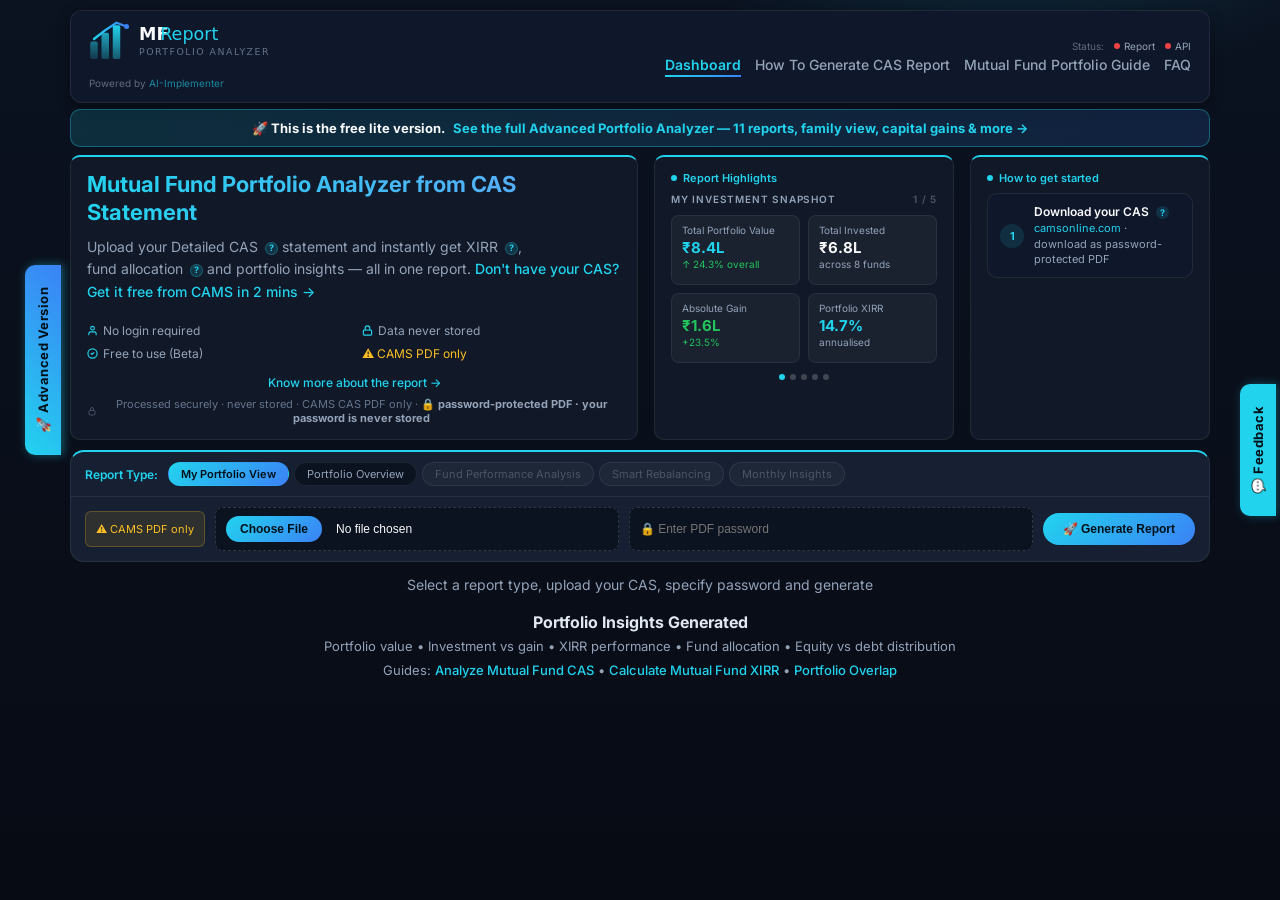
<file: index.html>
<!DOCTYPE html>
<html lang="en">
<head>
  <meta charset="UTF-8">
  <meta name="viewport" content="width=device-width, initial-scale=1.0">
  <link rel="preconnect" href="https://fonts.googleapis.com">
  <link rel="preconnect" href="https://fonts.gstatic.com" crossorigin>
  <link rel="sitemap" type="application/xml" href="/sitemap.xml">

  <!-- Google tag (gtag.js) -->
  <script async src="https://www.googletagmanager.com/gtag/js?id=G-WTP1Q65GXV"></script>
  <script>
    window.dataLayer = window.dataLayer || [];
    function gtag(){dataLayer.push(arguments);}
    gtag('js', new Date());
    gtag('config', 'G-WTP1Q65GXV');
  </script>

  <meta name="description" content="Upload your Mutual Fund CAS statement and instantly generate a detailed portfolio analysis report with XIRR, allocation insights, and performance summary. Free tool for Indian investors.">
  <meta name="robots" content="index, follow">
  <link rel="sitemap" type="application/xml" href="/sitemap.xml">
  <meta name="twitter:card" content="summary_large_image">
  <meta name="twitter:title" content="Mutual Fund Portfolio Analyzer from CAS">
  <meta name="twitter:description" content="Upload CAS statement and generate a portfolio analysis report with XIRR and allocation insights.">
  <meta name="twitter:image" content="https://mutualfundreport.netlify.app/preview.png">
  <link rel="canonical" href="https://mutualfundreport.netlify.app/">
  <link rel="icon" href="/favicon.ico">
  <meta property="og:image" content="https://mutualfundreport.netlify.app/preview.png">
  <meta property="og:title" content="Mutual Fund Portfolio Analyzer from CAS">
  <meta property="og:description" content="Upload CAS statement and generate a portfolio analysis report with XIRR and allocation insights.">
  <meta property="og:type" content="website">
  <meta property="og:url" content="https://mutualfundreport.netlify.app/">

  <title>Free Mutual Fund Portfolio Analyzer | CAS Tool (India)</title>

  <script type="application/ld+json">
  {
    "@context": "https://schema.org",
    "@type": "WebApplication",
    "name": "Mutual Fund Portfolio Analyzer",
    "url": "https://mutualfundreport.netlify.app/",
    "description": "Upload your CAS statement and instantly generate a mutual fund portfolio report with XIRR, allocation insights, and fund performance summary. Free tool for Indian investors.",
    "applicationCategory": "FinanceApplication",
    "operatingSystem": "Web",
    "browserRequirements": "Requires JavaScript. Works in all modern browsers.",
    "inLanguage": "en-IN",
    "offers": { "@type": "Offer", "price": "0", "priceCurrency": "INR" },
    "creator": { "@type": "Organization", "name": "AI Implementer", "url": "https://ai-implementer.netlify.app" }
  }
  </script>

  <link href="https://fonts.googleapis.com/css2?family=Inter:wght@400;500;600;700&display=swap" rel="stylesheet"/>

  <style>
    :root {
      --bg:         #0b0f1a;
      --panel:      #111827;
      --panel-soft: #0f172a;
      --border:     rgba(255,255,255,.08);
      --text:       #f8fafc;
      --muted:      #94a3b8;
      --accent:     #22d3ee;
      --accent-2:   #3b82f6;
      --success:    #22c55e;
      --error:      #ef4444;
      --radius:     14px;
    }

    *, *::before, *::after { box-sizing: border-box; }

    body {
      margin: 0;
      font-family: Inter, system-ui, -apple-system, sans-serif;
      background:
        radial-gradient(600px 300px at 80% -10%, rgba(34,211,238,.15), transparent 60%),
        linear-gradient(180deg, #0b1220, #070b14);
      color: var(--text);
      min-height: 100vh;
      overflow-x: hidden;
    }

    .page { width: 100%; max-width: 1180px; margin: auto; padding: 10px 20px 10px; }
    img { max-width: 100%; height: auto; }

    .print-header { display: none; }

    .header-bar {
      display: flex; flex-wrap: wrap; align-items: center; justify-content: space-between;
      padding: 8px 18px; background: var(--panel-soft); border: 1px solid var(--border);
      border-radius: 12px; margin-bottom: 6px; box-shadow: 0 4px 14px rgba(0,0,0,.35); gap: 10px;
    }
    .logo { height: 45px; max-width: 100%; }
    .top-menu { display: flex; flex-wrap: wrap; align-items: center; gap: 14px; justify-content: flex-end; }
    .menu-link {
      color: var(--muted); text-decoration: none; font-size: 14px; font-weight: 500;
      background: transparent; border: none; cursor: pointer; transition: all .25s; position: relative;
    }
    .menu-link:hover { color: var(--accent); }
    .menu-link::after {
      content: ""; position: absolute; left: 0; bottom: -4px;
      width: 0%; height: 2px;
      background: linear-gradient(90deg, var(--accent), var(--accent-2));
      transition: width .3s;
    }
    .menu-link:hover::after { width: 100%; }
    .menu-link.active { color: var(--accent); font-weight: 600; }
    .menu-link.active::after { width: 100%; }

    .hero {
      display: grid;
      grid-template-columns: minmax(0, 1fr) 300px 240px;
      gap: 1rem;
      align-items: stretch;
      margin-bottom: 10px;
      position: relative;
    }
    .hero h1 {
      font-size: 22px; font-weight: 700; line-height: 1.25; margin: 0 0 10px;
      background: linear-gradient(90deg, #22d3ee, #60a5fa);
      -webkit-background-clip: text; -webkit-text-fill-color: transparent; background-clip: text;
    }
    .hero p { font-size: 14px; color: var(--muted); margin: 0 0 10px; line-height: 1.6; }

    .trust-row { display: grid; grid-template-columns: 1fr 1fr; gap: 8px 16px; margin-top: 10px; }
    .trust-badge { display: flex; align-items: center; gap: 5px; font-size: 12px; color: var(--muted); }
    .trust-badge::before { display: none; }

    .mock-panel {
      background: var(--panel); border: 1px solid var(--border);
      border-radius: 10px; padding: 14px 16px; font-size: 12px;
      display: flex; flex-direction: column;
      border-top: 2px solid var(--accent);
    }
    .mock-label { font-size: 10px; font-weight: 600; color: var(--muted); letter-spacing: 1px; text-transform: uppercase; margin: 0 0 10px; }
    .mock-row { display: flex; justify-content: space-between; align-items: center; padding: 6px 0; border-bottom: 1px solid rgba(255,255,255,.05); }
    .mock-row:last-of-type { border-bottom: none; }
    .mock-fund { color: var(--text); font-weight: 500; font-size: 12px; }
    .mock-bar-wrap { height: 3px; background: rgba(255,255,255,.08); border-radius: 2px; margin-top: 4px; width: 100px; }
    .mock-bar { height: 3px; background: rgba(34,211,238,.5); border-radius: 2px; }
    .mock-footer { display: flex; justify-content: space-between; align-items: center; margin-top: 10px; padding-top: 8px; border-top: 1px solid rgba(255,255,255,.08); }
    .mock-footer-label { font-size: 11px; color: var(--muted); }
    .mock-footer-value { font-size: 15px; font-weight: 700; color: var(--success); }

    @keyframes rh-pulse {
      0%, 100% { opacity: 1; transform: scale(1); }
      50% { opacity: .3; transform: scale(.7); }
    }
    .steps-col {
      display: flex; flex-direction: column;
      background: var(--panel); border: 1px solid var(--border);
      border-radius: 10px; padding: 14px 16px;
      justify-content: space-between;
      border-top: 2px solid var(--accent);
    }
    .step-card { background: var(--panel-soft); border: 1px solid var(--border); border-radius: 10px; padding: 10px 12px; display: flex; align-items: center; gap: 10px; flex: 1; }
    .step-num { width: 24px; height: 24px; border-radius: 50%; background: rgba(34,211,238,.12); display: flex; align-items: center; justify-content: center; font-size: 11px; font-weight: 700; color: var(--accent); flex-shrink: 0; }
    .step-title { font-size: 12px; font-weight: 600; color: var(--text); }
    .step-desc  { font-size: 11px; color: var(--muted); line-height: 1.4; margin-top: 2px; }

    @keyframes status-pulse {
      0%, 100% { opacity: 1; transform: scale(1); }
      50% { opacity: .4; transform: scale(.7); }
    }
    .status-dot { animation: status-pulse 1.5s ease-in-out infinite; }

    .status-bar {
      display: flex; align-items: center; justify-content: center; gap: 20px;
      padding: 5px 16px; margin-bottom: 10px;
      background: var(--panel-soft); border: 1px solid var(--border);
      border-radius: 8px; flex-wrap: wrap;
    }
    .status-bar .status-item { font-size: 11px; }

    .upload-card {
      display: flex; flex-direction: column; background: #162032;
      border: 1px solid var(--border); border-radius: var(--radius);
      padding: 18px; margin-bottom: 14px; transition: border-color .2s;
      align-items: center; gap: 20px; width: 100%;
    }
    .upload-card:hover { border-color: rgba(255,255,255,.18); }

    .pill-selector { display: flex; flex-wrap: wrap; gap: 8px; margin-top: 8px; align-items: center; }
    .pill-selector input[type="radio"] { display: none; }
    .pill { padding: 8px 18px; font-size: 12px; border-radius: 999px; border: 1px solid var(--border); background: #0b1220; color: var(--muted); cursor: pointer; transition: .2s; display: flex; align-items: center; }
    .pill:hover { border-color: var(--accent); color: var(--accent); }
    .pill-selector input[type="radio"]:checked + .pill { background: linear-gradient(135deg, var(--accent), var(--accent-2)); color: #001018; font-weight: 600; border-color: transparent; }
    input[type="radio"]:disabled + label.pill { background: rgba(255,255,255,.03); color: #4b5563; border: 1px solid rgba(255,255,255,.05); cursor: not-allowed; }
    .coming-soon { background: rgba(255,255,255,.03); color: #4b5563; cursor: not-allowed; }

    /* FILE INPUT — removed gap:16px to fix mobile layout */
    #uploadForm { display: flex; flex-direction: column; gap: 16px; width: 100%; }
	#uploadForm input[type="file"] { width: 100%; display: block; }
	
    input[type="file"] { width: 100%; padding: 12px; font-size: 13px; border-radius: 10px; border: 1px dashed rgba(255,255,255,.15); background: #0b1220; color: var(--text); transition: .2s; }
    input[type="file"]:hover { border-color: var(--accent); }
    input[type="file"]::file-selector-button { margin-right: 14px; padding: 6px 14px; border-radius: 999px; border: none; background: linear-gradient(135deg, var(--accent), var(--accent-2)); color: #001018; font-weight: 600; font-size: 12px; cursor: pointer; }

    .btn-submit { flex: 0 0 auto; width: auto; padding: 12px 28px; font-size: 14px; font-weight: 700; border-radius: 999px; border: none; background: linear-gradient(135deg, var(--accent), var(--accent-2)); color: #001018; cursor: pointer; transition: .2s; margin: 0 auto; white-space: nowrap; display: block; }
    .btn-submit:hover { transform: translateY(-1px); box-shadow: 0 6px 18px rgba(34,211,238,.25); }
    .btn-submit:disabled { opacity: .5; cursor: not-allowed; transform: none; box-shadow: none; }

    #message { font-size: 14px; color: var(--muted); min-height: 20px; margin-top: 3px; text-align: center; width: 100%; }
    .print-footer { display: none; }
    table { width: 100%; border-collapse: collapse; font-size: 14px; }
    #result { display: none; margin-top: 20px; padding: 24px; border-radius: 14px; background: #fff; color: #0f172a; }
    #result table { width: 100%; border-collapse: collapse; font-size: 13px; overflow-x: auto; }
    #result thead th { background: #0f172a; color: #fff; padding: 10px; }
    #result td { padding: 8px 10px; border-bottom: 1px solid #e2e8f0; }
    #result tbody tr:nth-child(even) { background: #f1f5f9; }
    .gain { color: var(--success); font-weight: 600; }
    .loss { color: var(--error); font-weight: 600; }

    .footer-bar { display: none; }
    .footer-status { display: flex; gap: 18px; }
    .status-item { display: flex; align-items: center; gap: 6px; }
    .dot { width: 7px; height: 7px; border-radius: 50%; background: #6b7280; }
    .dot.up   { background: var(--success); }
    .dot.down { background: var(--error); }
    footer a  { color: var(--accent); text-decoration: none; }
    .howto-link { color: var(--accent); font-weight: 500; text-decoration: none; }
    .howto-link:hover { text-decoration: underline; }

    @media (max-width: 900px) {
      .hero { grid-template-columns: 1fr 1fr; }
      .steps-col { display: none; }
    }
    @media (max-width: 768px) {
      .page { padding: 16px 12px; }
      .header-bar { flex-direction: column; align-items: center; text-align: center; }
      .hero { grid-template-columns: 1fr; }
      .mock-panel { display: none; }

      .pill-selector { display: grid; grid-template-columns: 1fr 1fr; gap: 6px; width: 100%; margin-top: 6px; }
      .pill { justify-content: center; text-align: center; padding: 6px 8px; font-size: 11px; }
	  
	  /* Upload row — stack vertically on mobile */
		#uploadForm > div:first-child { flex-direction: column; align-items: stretch; }
		#uploadForm input[type="file"] { min-width: unset; width: 100%; }
		.btn-submit { width: 100% !important; margin: 0 !important; }

      .upload-card > div > div:first-child { flex-direction: column; align-items: flex-start; gap: 6px; }
    }

    @media print {
      .header-bar, .hero, .upload-card, #message,
      .top-menu, .footer-bar { display: none !important; }

      .print-header {
        display: flex !important;
        align-items: center;
        justify-content: space-between;
        padding: 10px 0 14px;
        margin-bottom: 18px;
        border-bottom: 2px solid #22d3ee;
      }
      .print-logo-bg {
        background: #0b1220;
        border-radius: 8px;
        padding: 6px 14px;
        display: inline-flex;
        align-items: center;
        -webkit-print-color-adjust: exact;
        print-color-adjust: exact;
      }
      .print-header img { height: 32px; width: auto; }
      .print-header-right {
        display: flex;
        flex-direction: column;
        align-items: flex-end;
        gap: 2px;
        font-size: 10px;
        color: #64748b;
        font-family: Inter, system-ui, sans-serif;
      }
      .print-header-right .print-url { font-size: 11px; color: #0891b2; font-weight: 500; }

      body { background: #fff !important; color: #0f172a !important; }
      #result { display: block !important; padding: 0; background: transparent; }
      .page { padding: 0; max-width: 100%; }

      .print-footer {
        margin-top: 48px;
        padding: 18px 0 8px;
        border-top: 2px solid #22d3ee;
        display: flex !important;
        align-items: center;
        justify-content: space-between;
        font-size: 10px;
        color: #64748b;
        font-family: Inter, system-ui, sans-serif;
        page-break-inside: avoid;
        break-inside: avoid;
        -webkit-print-color-adjust: exact;
        print-color-adjust: exact;
      }
      .print-footer a { color: #0891b2 !important; text-decoration: underline !important; display: inline !important; }
      .print-footer .pf-left { display: flex; flex-direction: column; gap: 2px; color: #64748b; }
      .print-footer .pf-right { text-align: right; display: flex; flex-direction: column; gap: 2px; color: #64748b; }
	  
	  /* Add these two lines: */
	  #feedback-tab { display: none !important; }
      #feedback-popup { display: none !important; }
    }
	
	@keyframes step-flash {
	  0%   { background: rgba(34,211,238,.18); border-color: rgba(34,211,238,.5); }
	  70%  { background: rgba(34,211,238,.18); border-color: rgba(34,211,238,.5); }
	  100% { background: var(--panel-soft); border-color: var(--border); }
	}
	.step-flash { animation: step-flash 1s ease forwards; }

    @keyframes scanline {
	  0%   { left: -100%; }
	  100% { left: 100%; }
	}
	
	/* Tooltip */
	.tooltip-wrap { position:relative; display:inline-block; }
	.tooltip-badge {
	  display:inline-flex; align-items:center; justify-content:center;
	  width:13px; height:13px; border-radius:50%;
	  background:rgba(34,211,238,.15); color:var(--accent);
	  font-size:9px; font-weight:700; cursor:pointer;
	  margin-left:3px; vertical-align:middle;
	  border:1px solid rgba(34,211,238,.3);
	  transition:.2s;
	}
	.tooltip-badge:hover { background:rgba(34,211,238,.3); }
	.tooltip-box {
	  display:none;
	  position:absolute; bottom:calc(100% + 8px); left:50%;
	  transform:translateX(-50%);
	  background:#1e293b; border:1px solid rgba(34,211,238,.25);
	  border-radius:10px; padding:10px 14px;
	  width:220px; font-size:12px; color:var(--muted);
	  line-height:1.6; z-index:100;
	  box-shadow:0 4px 20px rgba(0,0,0,.4);
	  pointer-events:none;
	}
	.tooltip-box strong { color:var(--accent); display:block; margin-bottom:4px; font-size:12px; }
	.tooltip-box::after {
	  content:""; position:absolute; top:100%; left:50%;
	  transform:translateX(-50%);
	  border:6px solid transparent;
	  border-top-color:#1e293b;
	}
	.tooltip-wrap:hover .tooltip-box,
	.tooltip-wrap.active .tooltip-box { display:block; }
  </style>

  <link rel="stylesheet" href="/tailwind-custom.css">
  <script src="config.js"></script>
</head>

<body>
<div class="page">

  <!-- PRINT HEADER -->
  <div class="print-header">
    <div class="print-logo-bg">
      <img src="/images/logo-compact.svg" alt="MFReport – Portfolio Analyzer">
    </div>
    <div class="print-header-right">
      <span class="print-url"><a href="https://mutualfundreport.netlify.app/" style="color:#0891b2;text-decoration:none;">mutualfundreport.netlify.app</a></span>
      <span id="print-date"></span>
    </div>
  </div>

  <!-- SCREEN HEADER -->
  <div class="header-bar">
    <div style="display:flex;flex-direction:column;align-items:flex-start;gap:3px;">
      <a href="index.html">
        <img class="logo" src="/images/logo-compact.svg" alt="MFReport – Portfolio Analyzer">
      </a>
      <div style="position:relative;display:inline-block;overflow:hidden;padding-bottom:3px;">
  <span style="font-size:10px;color:var(--muted);opacity:.6;">Powered by <a href="https://ai-implementer.netlify.app/" target="_blank" rel="noopener" style="color:var(--accent);text-decoration:none;">AI-Implementer</a></span>
  <div style="position:absolute;bottom:0;left:-100%;width:100%;height:1px;
    background:linear-gradient(90deg,transparent,#22d3ee,transparent);
    animation:scanline 2.5s ease-in-out infinite;">
  </div>
</div>
    </div>
    <div style="display:flex;flex-direction:column;align-items:flex-end;gap:4px;">
      <div style="display:flex;align-items:center;gap:10px;">
        <span style="font-size:10px;color:var(--muted);opacity:.6;">Status:</span>
        <div id="portfolioServiceStatus" style="display:flex;align-items:center;gap:4px;">
          <span class="status-dot" style="width:6px;height:6px;border-radius:50%;background:#6b7280;flex-shrink:0;display:inline-block;"></span>
          <span style="font-size:10px;color:var(--muted);">Report</span>
        </div>
        <div id="mfapiStatus" style="display:flex;align-items:center;gap:4px;">
          <span class="status-dot" style="width:6px;height:6px;border-radius:50%;background:#6b7280;flex-shrink:0;display:inline-block;"></span>
          <span style="font-size:10px;color:var(--muted);">API</span>
        </div>
      </div>
      <div class="top-menu">
        <a href="index.html" class="menu-link active" onclick="return false;">Dashboard</a>
        <a href="howto.html" class="menu-link">How To Generate CAS Report</a>
        <a href="analyze-mutual-fund-portfolio-cas.html" class="menu-link">Mutual Fund Portfolio Guide</a>
        <a href="faq.html" class="menu-link">FAQ</a>
      </div>
    </div>
  </div>

  <!-- ADVANCED TOOL BANNER -->
  <a href="https://ai-implementer.netlify.app/mutual%20fund%20portfolio%20analyzer+?utm_source=mutualfundreport&utm_medium=top_banner&utm_campaign=cross_promo"
     target="_blank" rel="noopener"
     style="display:flex;align-items:center;justify-content:center;gap:8px;flex-wrap:wrap;text-align:center;
            padding:10px 16px;margin-bottom:8px;border-radius:10px;text-decoration:none;
            background:linear-gradient(90deg,rgba(34,211,238,.15),rgba(59,130,246,.15));
            border:1px solid rgba(34,211,238,.35);animation:bannerGlow 2.5s ease-in-out infinite;">
    <span style="font-size:13px;font-weight:700;color:var(--text);">🚀 This is the free lite version.</span>
    <span style="font-size:13px;color:var(--accent);font-weight:700;">See the full Advanced Portfolio Analyzer — 11 reports, family view, capital gains & more →</span>
  </a>
  <style>
    @keyframes bannerGlow {
      0%, 100% { box-shadow: 0 0 0 rgba(34,211,238,0); }
      50% { box-shadow: 0 0 16px rgba(34,211,238,.25); }
    }
  </style>

  <!-- HERO -->
  <div class="hero">
    <div style="background:var(--panel);border:1px solid var(--border);border-top:2px solid var(--accent);border-radius:10px;padding:14px 16px;display:flex;flex-direction:column;justify-content:space-between;">
      <h1>Mutual Fund Portfolio Analyzer from CAS Statement</h1>
      <p>Upload your <span class="tooltip-wrap">Detailed CAS
		  <span class="tooltip-badge" onclick="this.parentElement.classList.toggle('active')">?</span>
		  <span class="tooltip-box">
			<strong>What is Detailed CAS?</strong>
			Select "Detailed" (not Summary) when downloading from CAMS — it includes your full transaction history needed for accurate XIRR calculation.
		  </span>
		</span> statement and instantly get
		<span class="tooltip-wrap">
		  XIRR
		  <span class="tooltip-badge" onclick="this.parentElement.classList.toggle('active')">?</span>
		  <span class="tooltip-box">
			<strong>What is XIRR?</strong>
			XIRR (Extended Internal Rate of Return) measures your actual annual return, accounting for the exact timing and amount of every investment — more accurate than simple returns for SIPs.
		  </span>
		</span>,

		<span class="tooltip-wrap">
		  fund allocation
		  <span class="tooltip-badge" onclick="this.parentElement.classList.toggle('active')">?</span>
		  <span class="tooltip-box">
		  <strong>What is Fund Allocation?</strong>
		  Shows how your money is spread across individual mutual fund schemes — which funds hold the most, which are underweight, and where concentration risk may exist.
		</span>
		</span>

		and portfolio insights — all in one report. <a href="https://www.camsonline.com/Investors/Statements/Consolidated-Account-Statement" target="_blank" rel="noopener" style="color:var(--accent);font-weight:500;text-decoration:none;">Don't have your CAS? Get it free from CAMS in 2 mins →</a></p>

      <div class="trust-row">
        <span class="trust-badge">
          <svg width="11" height="11" viewBox="0 0 24 24" fill="none" stroke="currentColor" stroke-width="2.5" stroke-linecap="round" stroke-linejoin="round" style="flex-shrink:0;color:var(--accent)"><path d="M20 21v-2a4 4 0 0 0-4-4H8a4 4 0 0 0-4 4v2"/><circle cx="12" cy="7" r="4"/></svg>
          No login required
        </span>
        <span class="trust-badge">
          <svg width="11" height="11" viewBox="0 0 24 24" fill="none" stroke="currentColor" stroke-width="2.5" stroke-linecap="round" stroke-linejoin="round" style="flex-shrink:0;color:var(--accent)"><rect x="3" y="11" width="18" height="11" rx="2"/><path d="M7 11V7a5 5 0 0 1 10 0v4"/></svg>
          Data never stored
        </span>
        <span class="trust-badge">
          <svg width="11" height="11" viewBox="0 0 24 24" fill="none" stroke="currentColor" stroke-width="2.5" stroke-linecap="round" stroke-linejoin="round" style="flex-shrink:0;color:var(--accent)">
            <circle cx="12" cy="12" r="10"/><polyline points="9 12 11 14 15 10"/>
          </svg>
          Free to use (Beta)
        </span>
        <span class="trust-badge" style="color:#fbbf24;">⚠️ CAMS PDF only</span>
      </div>

      <div style="text-align:center;margin-top:10px;">
        <a href="/about.html" target="_blank" rel="noopener" style="font-size:12px;color:var(--accent);text-decoration:none;font-weight:500;">
          Know more about the report →
        </a>
        <div style="display:flex;align-items:center;justify-content:center;gap:5px;margin-top:6px;">
          <svg width="10" height="10" viewBox="0 0 10 10" fill="none" style="opacity:.4;flex-shrink:0;">
            <rect x="2" y="4.5" width="6" height="4.5" rx="1" stroke="#94a3b8" stroke-width="1"/>
            <path d="M3.5 4.5V3a1.5 1.5 0 013 0v1.5" stroke="#94a3b8" stroke-width="1"/>
          </svg>
          <span style="font-size:11px;color:#64748b;">
		  Processed securely · never stored · CAMS CAS PDF only · 
		   <strong style="color:#94a3b8;">🔒 password-protected PDF · your password is never stored</strong>
	      </span>
        </div>
      </div>
    </div>

    <div class="mock-panel" style="overflow:hidden">
      <div style="font-size:11px;font-weight:600;color:#22d3ee;margin-bottom:8px;display:flex;align-items:center;gap:6px">
        <span style="display:inline-block;width:6px;height:6px;border-radius:50%;background:#22d3ee;flex-shrink:0;animation:rh-pulse 1.5s ease-in-out infinite"></span>
        Report Highlights
      </div>
      <div style="font-size:10px;font-weight:600;color:#94a3b8;letter-spacing:.8px;text-transform:uppercase;margin:0 0 10px;display:flex;justify-content:space-between;align-items:center">
        <span id="mp-label">My investment snapshot</span>
        <span id="mp-counter" style="font-size:10px;color:rgba(148,163,184,.45)">1 / 5</span>
      </div>

      <div class="mp-slide active" id="mp-slide-1" style="display:flex;flex-direction:column;justify-content:space-between;min-height:148px">
        <div style="display:grid;grid-template-columns:1fr 1fr;gap:8px;flex:1">
          <div style="background:rgba(255,255,255,.04);border:1px solid rgba(255,255,255,.07);border-radius:8px;padding:8px 10px">
            <div style="font-size:10px;color:#94a3b8;margin-bottom:4px">Total Portfolio Value</div>
            <div style="font-size:15px;font-weight:700;color:#22d3ee;line-height:1">₹8.4L</div>
            <div style="font-size:10px;margin-top:3px;color:#22c55e">↑ 24.3% overall</div>
          </div>
          <div style="background:rgba(255,255,255,.04);border:1px solid rgba(255,255,255,.07);border-radius:8px;padding:8px 10px">
            <div style="font-size:10px;color:#94a3b8;margin-bottom:4px">Total Invested</div>
            <div style="font-size:15px;font-weight:700;color:#f8fafc;line-height:1">₹6.8L</div>
            <div style="font-size:10px;margin-top:3px;color:#94a3b8">across 8 funds</div>
          </div>
          <div style="background:rgba(255,255,255,.04);border:1px solid rgba(255,255,255,.07);border-radius:8px;padding:8px 10px">
            <div style="font-size:10px;color:#94a3b8;margin-bottom:4px">Absolute Gain</div>
            <div style="font-size:15px;font-weight:700;color:#22c55e;line-height:1">₹1.6L</div>
            <div style="font-size:10px;margin-top:3px;color:#22c55e">+23.5%</div>
          </div>
          <div style="background:rgba(255,255,255,.04);border:1px solid rgba(255,255,255,.07);border-radius:8px;padding:8px 10px">
            <div style="font-size:10px;color:#94a3b8;margin-bottom:4px">Portfolio XIRR</div>
            <div style="font-size:15px;font-weight:700;color:#22d3ee;line-height:1">14.7%</div>
            <div style="font-size:10px;margin-top:3px;color:#94a3b8">annualised</div>
          </div>
        </div>
      </div>

      <div class="mp-slide" id="mp-slide-2" style="display:none;flex-direction:column;justify-content:space-between;min-height:148px">
        <div>
          <div style="display:flex;align-items:center;gap:8px;padding:7px 0;border-bottom:1px solid rgba(255,255,255,.05)">
            <div style="font-size:12px;color:#f8fafc;width:90px;flex-shrink:0">Equity Funds</div>
            <div style="flex:1;height:8px;background:rgba(255,255,255,.08);border-radius:4px"><div style="width:72%;height:8px;border-radius:4px;background:#22d3ee"></div></div>
            <div style="font-size:12px;font-weight:700;width:34px;text-align:right;color:#22d3ee">72%</div>
          </div>
          <div style="display:flex;align-items:center;gap:8px;padding:7px 0;border-bottom:1px solid rgba(255,255,255,.05)">
            <div style="font-size:12px;color:#f8fafc;width:90px;flex-shrink:0">Hybrid Funds</div>
            <div style="flex:1;height:8px;background:rgba(255,255,255,.08);border-radius:4px"><div style="width:16%;height:8px;border-radius:4px;background:#3b82f6"></div></div>
            <div style="font-size:12px;font-weight:700;width:34px;text-align:right;color:#3b82f6">16%</div>
          </div>
          <div style="display:flex;align-items:center;gap:8px;padding:7px 0">
            <div style="font-size:12px;color:#f8fafc;width:90px;flex-shrink:0">Debt Funds</div>
            <div style="flex:1;height:8px;background:rgba(255,255,255,.08);border-radius:4px"><div style="width:12%;height:8px;border-radius:4px;background:#8b5cf6"></div></div>
            <div style="font-size:12px;font-weight:700;width:34px;text-align:right;color:#8b5cf6">12%</div>
          </div>
        </div>
        <div style="display:flex;justify-content:space-between;align-items:center;padding-top:8px;border-top:1px solid rgba(255,255,255,.08);margin-top:auto">
          <span style="font-size:11px;color:#94a3b8">Total allocation</span>
          <span style="font-size:13px;font-weight:700;color:#22d3ee">₹8.4L</span>
        </div>
      </div>

      <div class="mp-slide" id="mp-slide-3" style="display:none;flex-direction:column;justify-content:space-between;min-height:148px">
        <div>
          <div class="mock-row"><div><div class="mock-fund">Axis Bluechip Fund</div><div class="mock-bar-wrap"><div class="mock-bar" style="width:72%"></div></div></div><div class="mock-xirr">14.2%</div></div>
          <div class="mock-row"><div><div class="mock-fund">Mirae Asset ELSS</div><div class="mock-bar-wrap"><div class="mock-bar" style="width:58%"></div></div></div><div class="mock-xirr">11.8%</div></div>
          <div class="mock-row"><div><div class="mock-fund">Parag Parikh Flexi Cap</div><div class="mock-bar-wrap"><div class="mock-bar" style="width:85%"></div></div></div><div class="mock-xirr">18.1%</div></div>
        </div>
        <div class="mock-footer"><span class="mock-footer-label">Overall XIRR</span><span class="mock-footer-value">14.7%</span></div>
      </div>

      <div class="mp-slide" id="mp-slide-4" style="display:none;flex-direction:column;justify-content:space-between;min-height:148px">
        <div style="display:grid;grid-template-columns:1fr 1fr;gap:0 12px;flex:1">
          <div style="border-right:1px solid rgba(255,255,255,.07);padding-right:12px">
            <div style="font-size:10px;font-weight:600;letter-spacing:.6px;text-transform:uppercase;margin-bottom:7px;color:#22c55e">▲ Top</div>
            <div style="display:flex;justify-content:space-between;padding:4px 0;border-bottom:1px solid rgba(255,255,255,.05)"><span style="font-size:11px;color:#cbd5e1;overflow:hidden;text-overflow:ellipsis;white-space:nowrap;max-width:82px">Parag Parikh</span><span style="font-size:11px;font-weight:700;color:#22c55e">18.1%</span></div>
            <div style="display:flex;justify-content:space-between;padding:4px 0;border-bottom:1px solid rgba(255,255,255,.05)"><span style="font-size:11px;color:#cbd5e1;overflow:hidden;text-overflow:ellipsis;white-space:nowrap;max-width:82px">Axis Bluechip</span><span style="font-size:11px;font-weight:700;color:#22c55e">14.2%</span></div>
            <div style="display:flex;justify-content:space-between;padding:4px 0"><span style="font-size:11px;color:#cbd5e1;overflow:hidden;text-overflow:ellipsis;white-space:nowrap;max-width:82px">Mirae ELSS</span><span style="font-size:11px;font-weight:700;color:#22c55e">11.8%</span></div>
          </div>
          <div>
            <div style="font-size:10px;font-weight:600;letter-spacing:.6px;text-transform:uppercase;margin-bottom:7px;color:#ef4444">▼ Bottom</div>
            <div style="display:flex;justify-content:space-between;padding:4px 0;border-bottom:1px solid rgba(255,255,255,.05)"><span style="font-size:11px;color:#cbd5e1;overflow:hidden;text-overflow:ellipsis;white-space:nowrap;max-width:82px">HDFC Mid Cap</span><span style="font-size:11px;font-weight:700;color:#ef4444">3.2%</span></div>
            <div style="display:flex;justify-content:space-between;padding:4px 0;border-bottom:1px solid rgba(255,255,255,.05)"><span style="font-size:11px;color:#cbd5e1;overflow:hidden;text-overflow:ellipsis;white-space:nowrap;max-width:82px">SBI Contra</span><span style="font-size:11px;font-weight:700;color:#ef4444">2.1%</span></div>
            <div style="display:flex;justify-content:space-between;padding:4px 0"><span style="font-size:11px;color:#cbd5e1;overflow:hidden;text-overflow:ellipsis;white-space:nowrap;max-width:82px">UTI Nifty</span><span style="font-size:11px;font-weight:700;color:#ef4444">1.4%</span></div>
          </div>
        </div>
        <div style="display:flex;justify-content:space-between;align-items:center;padding-top:8px;border-top:1px solid rgba(255,255,255,.08);margin-top:8px">
          <span style="font-size:11px;color:#94a3b8">Funds tracked</span>
          <span style="font-size:13px;font-weight:700;color:#22d3ee">8 funds</span>
        </div>
      </div>

      <div class="mp-slide" id="mp-slide-5" style="display:none;flex-direction:column;justify-content:space-between;min-height:148px">
        <div>
          <div style="display:flex;align-items:center;gap:8px;padding:5px 0;border-bottom:1px solid rgba(255,255,255,.05)"><div style="font-size:11px;color:#f8fafc;width:80px;flex-shrink:0">Large Cap</div><div style="flex:1;height:5px;background:rgba(255,255,255,.08);border-radius:3px"><div style="width:45%;height:5px;border-radius:3px;background:#22d3ee"></div></div><div style="font-size:11px;color:#94a3b8;width:30px;text-align:right">45%</div></div>
          <div style="display:flex;align-items:center;gap:8px;padding:5px 0;border-bottom:1px solid rgba(255,255,255,.05)"><div style="font-size:11px;color:#f8fafc;width:80px;flex-shrink:0">Mid Cap</div><div style="flex:1;height:5px;background:rgba(255,255,255,.08);border-radius:3px"><div style="width:25%;height:5px;border-radius:3px;background:#3b82f6"></div></div><div style="font-size:11px;color:#94a3b8;width:30px;text-align:right">25%</div></div>
          <div style="display:flex;align-items:center;gap:8px;padding:5px 0;border-bottom:1px solid rgba(255,255,255,.05)"><div style="font-size:11px;color:#f8fafc;width:80px;flex-shrink:0">ELSS</div><div style="flex:1;height:5px;background:rgba(255,255,255,.08);border-radius:3px"><div style="width:18%;height:5px;border-radius:3px;background:#8b5cf6"></div></div><div style="font-size:11px;color:#94a3b8;width:30px;text-align:right">18%</div></div>
          <div style="display:flex;align-items:center;gap:8px;padding:5px 0"><div style="font-size:11px;color:#f8fafc;width:80px;flex-shrink:0">Flexi Cap</div><div style="flex:1;height:5px;background:rgba(255,255,255,.08);border-radius:3px"><div style="width:12%;height:5px;border-radius:3px;background:#22c55e"></div></div><div style="font-size:11px;color:#94a3b8;width:30px;text-align:right">12%</div></div>
        </div>
        <div style="display:flex;justify-content:space-between;align-items:center;padding-top:8px;border-top:1px solid rgba(255,255,255,.08);margin-top:auto">
          <span style="font-size:11px;color:#94a3b8">Equity / Debt</span>
          <span style="font-size:12px;font-weight:700;color:#22d3ee">88% / 12%</span>
        </div>
      </div>

      <div id="mp-dots" style="display:flex;gap:5px;justify-content:center;margin-top:11px"></div>
    </div>

    <div class="steps-col">
	  <div style="font-size:11px;font-weight:600;color:#22d3ee;margin-bottom:8px;display:flex;align-items:center;gap:6px">
		<span style="display:inline-block;width:6px;height:6px;border-radius:50%;background:#22d3ee;flex-shrink:0"></span>
		How to get started
	  </div>

	  <!-- Step 1 — always visible first -->
	  <div class="step-card" id="step-card-1" style="opacity:0;transition:opacity .4s ease;">
		<div class="step-num">1</div>
		<div>
		  <div class="step-title">
			Download your CAS
			<span title="Select 'Detailed' (not Summary) when downloading from CAMS — this includes full transaction history needed for XIRR calculation."
				  style="display:inline-flex;align-items:center;justify-content:center;width:13px;height:13px;border-radius:50%;background:rgba(34,211,238,.15);color:var(--accent);font-size:9px;font-weight:700;cursor:help;margin-left:4px;vertical-align:middle;">?</span>
		  </div>
		  <div class="step-desc"><a href="https://www.camsonline.com/Investors/Statements/Consolidated-Account-Statement" target="_blank" rel="noopener" style="color:var(--accent);text-decoration:none;">camsonline.com</a> · download as password-protected PDF</div>
		</div>
	  </div>

	  <!-- Step 2 — fades in after 2s -->
	  <div class="step-card" id="step-card-2" style="opacity:0;transition:opacity .4s ease;">
		<div class="step-num">2</div>
		<div>
		  <div class="step-title">Upload the PDF</div>
		  <div class="step-desc">Processed instantly, never stored</div>
		</div>
	  </div>

	  <!-- Step 3 — fades in after 4s -->
	  <div class="step-card" id="step-card-3" style="opacity:0;transition:opacity .4s ease;">
		<div class="step-num">3</div>
		<div>
		  <div class="step-title">Read your report</div>
		  <div class="step-desc">XIRR, allocation &amp; rebalancing signals</div>
		</div>
	  </div>
	</div>
  </div>

  <!-- UPLOAD CARD -->
  <div class="upload-card" style="padding:0;overflow:hidden;border-top:2px solid var(--accent);">
    <div style="width:100%;">

      <!-- Report Type pills -->
      <div style="display:flex;align-items:center;gap:10px;flex-wrap:wrap;padding:10px 14px 0;">
        <span style="font-size:12px;font-weight:600;color:var(--accent);white-space:nowrap;flex-shrink:0;">Report Type:</span>
        <div class="pill-selector" style="margin-top:0;gap:5px;">
          <input type="radio" id="myPortfolioView" name="reportType" value="myPortfolioView" checked>
          <label for="myPortfolioView" class="pill" style="padding:4px 12px;font-size:11px;">My Portfolio View</label>
          <input type="radio" id="summary" name="reportType" value="summary">
          <label for="summary" class="pill" style="padding:4px 12px;font-size:11px;">Portfolio Overview</label>
          <input type="radio" id="fund-performance" name="reportType" value="fund-performance">
          <label for="fund-performance" class="pill coming-soon" style="padding:4px 12px;font-size:11px;">Fund Performance Analysis</label>
          <input type="radio" id="rebalancing" name="reportType" value="rebalancing">
          <label for="rebalancing" class="pill coming-soon" style="padding:4px 12px;font-size:11px;">Smart Rebalancing</label>
          <input type="radio" id="monthly" name="reportType" value="monthly">
          <label for="monthly" class="pill coming-soon" style="padding:4px 12px;font-size:11px;">Monthly Insights</label>
        </div>
      </div>

      <div style="height:0.5px;background:var(--border);margin-top:10px;"></div>

      <form id="uploadForm">
  <div style="display:flex;align-items:center;gap:10px;padding:10px 14px;flex-wrap:wrap;">
    
    <span style="font-size:11px;color:#fbbf24;background:rgba(251,191,36,.1);border:1px solid rgba(251,191,36,.25);border-radius:6px;padding:4px 10px;white-space:nowrap;flex-shrink:0;padding:10px 10px;">
      ⚠️ CAMS PDF only
    </span>

    <input type="file" id="fileInput" accept=".pdf" required
      style="flex:1;min-width:180px;padding:8px 10px;font-size:12px;border-radius:8px;border:1px dashed rgba(255,255,255,.15);background:#0b1220;color:var(--text);">

    <input type="password" id="pdfPassword" placeholder="🔒 Enter PDF password" required
      style="flex:1;min-width:180px;padding:14px 10px;font-size:12px;border-radius:8px;border:1px dashed rgba(255,255,255,.15);background:#0b1220;color:var(--text);">

    <button class="btn-submit" id="submitBtn" type="submit"
      style="padding:9px 20px;font-size:12px;font-weight:600;white-space:nowrap;border-radius:999px;">
      🚀 Generate Report
    </button>

  </div>
</form>
    </div>
  </div>

  <div id="message" style="font-size:14px;color:var(--muted);min-height:20px;margin-top:3px;text-align:center;width:100%;">Select a report type, upload your CAS, specify password and generate</div>

  <div id="result"></div>

  <section style="margin-top:12px;color:#94a3b8;font-size:13px;text-align:center">
    <h3 style="font-size:16px;color:#e2e8f0;margin-bottom:6px;">Portfolio Insights Generated</h3>
    <p style="margin:0;">Portfolio value • Investment vs gain • XIRR performance • Fund allocation • Equity vs debt distribution</p>
  </section>

  <p style="font-size:13px;color:#94a3b8;margin-top:8px;margin-bottom:0;text-align:center">
    Guides:
    <a class="howto-link" target="_blank" rel="noopener noreferrer" href="/how-to-analyze-mutual-fund-cas.html">Analyze Mutual Fund CAS</a> •
    <a class="howto-link" target="_blank" rel="noopener noreferrer" href="/how-to-calculate-mutual-fund-xirr.html">Calculate Mutual Fund XIRR</a> •
    <a class="howto-link" target="_blank" rel="noopener noreferrer" href="/mutual-fund-portfolio-overlap.html">Portfolio Overlap</a>
  </p>

  <footer class="footer-bar"></footer>
</div>

<script>
  document.getElementById('print-date').textContent =
    'Generated: ' + new Date().toLocaleDateString('en-IN', { day: 'numeric', month: 'short', year: 'numeric' });

  const form      = document.getElementById("uploadForm");
  const fileInput = document.getElementById("fileInput");
  const submitBtn = document.getElementById("submitBtn");
  const message   = document.getElementById("message");
  const result    = document.getElementById("result");

  const MAX_FILE_SIZE = 20 * 1024 * 1024;
  let isPortfolioServiceUp = false;
  let isMfapiUp = false;
  let seconds = 0;
  let timer = null;

  function startTimer() {
    seconds = 0;
    timer = setInterval(() => {
      seconds++;
      const mins = Math.floor(seconds / 60);
      const secs = seconds % 60;
      message.textContent = mins > 0 ? `Generating report… (${mins}m ${secs}s)` : `Generating report… (${secs}s)`;
    }, 1000);
  }

  function stopTimerSuccess() {
    if (timer) { clearInterval(timer); timer = null; }
    message.textContent = "Report generated successfully";
  }

  function appendAdvancedCTA() {
    const cta = document.createElement('div');
    cta.style.cssText = "margin-top:16px;padding:16px 18px;background:linear-gradient(135deg,rgba(34,211,238,.08),rgba(59,130,246,.08));border:1px solid rgba(34,211,238,.25);border-radius:12px;display:flex;flex-wrap:wrap;align-items:center;justify-content:space-between;gap:12px;";
    cta.innerHTML = `
      <div style="font-size:13px;color:var(--text);max-width:520px;">
        <div style="font-weight:700;margin-bottom:2px;">🔍 This is the quick-check view.</div>
        <div style="color:var(--muted);">The full Advanced Portfolio Analyzer adds fund overlap detection, risk scoring, and rebalancing simulations.</div>
      </div>
      <a href="https://ai-implementer.netlify.app/mutual%20fund%20portfolio%20analyzer+?utm_source=mutualfundreport&utm_medium=post_report_cta&utm_campaign=cross_promo"
         target="_blank" rel="noopener"
         style="flex-shrink:0;padding:10px 18px;border-radius:999px;background:linear-gradient(135deg,var(--accent),var(--accent-2));color:#001018;font-weight:700;font-size:13px;text-decoration:none;white-space:nowrap;">
        Try the Advanced Analyzer →
      </a>`;
    result.appendChild(cta);
  }

  function appendPrintFooter() {
    const footer = document.createElement('div');
    footer.className = 'print-footer';
    footer.innerHTML = `
      <div class="pf-left">
        <span>This report was generated using the Mutual Fund Portfolio Analyzer.</span>
        <span>For informational purposes only. Not investment advice.</span>
      </div>
      <div class="pf-right">
        <span>Powered by <a href="https://ai-implementer.netlify.app/mutual%20fund%20portfolio%20analyzer+?utm_source=mutualfundreport&utm_medium=print_footer&utm_campaign=cross_promo">AI-Implementer — Advanced Analyzer</a></span>
        <span><a href="https://mutualfundreport.netlify.app/">mutualfundreport.netlify.app</a></span>
      </div>`;
    result.appendChild(footer);
  }

  function stopTimerFailuer() {
    if (timer) { clearInterval(timer); timer = null; }
    message.textContent = "Report can not be generated";
  }

  form.addEventListener("submit", async (e) => {
    e.preventDefault();
    if (!fileInput.files.length) return;
    const file = fileInput.files[0];
    if (file.type !== "application/pdf") {
      message.textContent = "⚠️ Invalid file — please upload a PDF file only. Download your CAS from camsonline.com";
      return;
    }
    if (file.size > MAX_FILE_SIZE) {
      message.textContent = "⚠️ File too large — maximum size is 20MB. Try downloading a shorter date range from CAMS.";
      return;
    }
	

    try {
      submitBtn.disabled = true;
      result.style.display = "none";
      message.textContent = "Initiating Report Generation…";

      const selected   = document.querySelector('input[name="reportType"]:checked');
      const reportType = selected ? selected.value : "unknown";
	  const password = document.getElementById('pdfPassword').value;
	  

      await checkPortfolioService();
      await checkapi();

      if (isPortfolioServiceUp && isMfapiUp) {
        startTimer();
        result.style.display = "none";
        const formData = new FormData();
        formData.append("file", file);
        formData.append("reportType", reportType);
		// Add to your FormData or request body
	    formData.append('password', password);

        const response = await fetch(API.report, { method: "POST", body: formData });
        const html = await response.text();
        if (!html || html.trim() === "") {
          stopTimerFailuer();
          result.innerHTML = `
            <div style="padding:16px 18px;border:1px solid #fcd34d;border-radius:10px;background:#fff7ed;font-size:13px;line-height:1.8;color:#92400e;">
              <div style="font-weight:700;font-size:14px;margin-bottom:10px;">⚠️ Report Could Not Be Generated</div>
              <div style="margin-bottom:8px;">Please check the following common causes:</div>
              <ul style="margin:0 0 10px;padding-left:18px;">
                <li>✅ Is this a <strong>CAMS CAS statement</strong>? KFintech (Karvy) is not supported yet.</li>
                <li>✅ Have you entered the <strong>right password?</strong> Double-check and try again.</li>
                <li>✅ Did you select <strong>Detailed</strong> (not Summary) when downloading from CAMS?</li>
                <li>✅ Check the <strong>Report & API</strong> status indicators at the top right — both should be 🟢 green before generating.</li>
              </ul>
              <div>Still facing issues? Contact <a href="mailto:ai.implementer@gmail.com" style="color:#b45309;text-decoration:underline;">ai.implementer@gmail.com</a></div>
            </div>`;
        } else {
          stopTimerSuccess();
          result.innerHTML = html;
          appendAdvancedCTA();
          appendPrintFooter();
        }
        result.style.display = "block";
      } else {
        message.textContent = "Unable to Generate Report!";
        result.innerHTML = `
          <div style="padding:16px 18px;border:1px solid #fcd34d;border-radius:10px;background:#fff7ed;font-size:13px;line-height:1.8;color:#92400e;">
            <div style="font-weight:700;font-size:14px;margin-bottom:10px;">⚠️ Services Temporarily Unavailable</div>
            <div style="margin-bottom:8px;">Please check the following before retrying:</div>
            <ul style="margin:0 0 10px;padding-left:18px;">
              <li>✅ Check the <strong>Report & API</strong> status indicators at the top right — both should be 🟢 green.</li>
              <li>✅ Refresh the page and try again in a few minutes.</li>
              <li>✅ If the issue persists, the service may be temporarily down.</li>
            </ul>
            <div>Still facing issues? Contact <a href="mailto:ai.implementer@gmail.com" style="color:#b45309;text-decoration:underline;">ai.implementer@gmail.com</a></div>
          </div>`;
        result.style.display = "block";
      }
    } catch (err) {
      message.textContent = "Failed to generate report. Please try again.";
    } finally {
      if (timer) clearInterval(timer);
      submitBtn.disabled = false;
    }
  });

  async function checkPortfolioService() {
    const el   = document.getElementById("portfolioServiceStatus");
    const dot  = el.querySelector("span:first-child");
    const text = el.querySelector("span:last-child");
    dot.style.background = '#6b7280';
    try {
      const res = await fetch(API.health,
	  {
		cache: "no-store",
		headers: {
		  "ngrok-skip-browser-warning": "true"
		}
	  }
	);
	
      if (!res.ok) throw 0;
      dot.style.background = '#22c55e'; isPortfolioServiceUp = true;
      text.textContent = "Report";
    } catch {
      dot.style.background = '#ef4444'; isPortfolioServiceUp = false;
      text.textContent = "Report";
    }
  }

  async function checkapi() {
    const el         = document.getElementById("mfapiStatus");
    const dot        = el.querySelector("span:first-child");
    const text       = el.querySelector("span:last-child");
    dot.style.background = '#6b7280';
    const controller = new AbortController();
    const timeout    = setTimeout(() => controller.abort(), 5000);
    try {
      const res  = await fetch(API.service, { signal: controller.signal });
      clearTimeout(timeout);
      const data = await res.json();
      if (!data?.meta?.scheme_name) throw 0;
      dot.style.background = '#22c55e'; isMfapiUp = true;
      text.textContent = "API";
    } catch {
      clearTimeout(timeout);
      dot.style.background = '#ef4444'; isMfapiUp = false;
      text.textContent = "API";
    }
  }

  checkPortfolioService();
  checkapi();

  document.querySelectorAll(".coming-soon").forEach(label => {
    label.addEventListener("click", e => e.preventDefault());
  });
</script>

<script>
  (function(){
    const labels=['My investment snapshot','Portfolio allocation summary','Fund performance (XIRR)','Top / bottom performers','Allocation by category'];
    const total=5;
    let cur=0;
    const dotsEl=document.getElementById('mp-dots');
    if(!dotsEl)return;
    for(let i=0;i<total;i++){
      const d=document.createElement('div');
      d.style.cssText='width:6px;height:6px;border-radius:50%;cursor:pointer;transition:.2s;background:'+(i===0?'#22d3ee':'rgba(255,255,255,.2)');
      d.onclick=(function(n){return function(){goTo(n);};})(i);
      dotsEl.appendChild(d);
    }
    function goTo(n){
      const prev=document.getElementById('mp-slide-'+(cur+1));
      if(prev){prev.style.display='none';}
      dotsEl.children[cur].style.background='rgba(255,255,255,.2)';
      cur=n;
      const next=document.getElementById('mp-slide-'+(cur+1));
      if(next){next.style.display='flex';next.style.animation='mpFade .35s ease';}
      dotsEl.children[cur].style.background='#22d3ee';
      const lbl=document.getElementById('mp-label');
      const ctr=document.getElementById('mp-counter');
      if(lbl)lbl.textContent=labels[cur];
      if(ctr)ctr.textContent=(cur+1)+' / '+total;
    }
    const style=document.createElement('style');
    style.textContent='@keyframes mpFade{from{opacity:0;transform:translateY(3px)}to{opacity:1;transform:translateY(0)}}';
    document.head.appendChild(style);
    setInterval(function(){goTo((cur+1)%total);},2800);
  })();
</script>

<div id="advanced-tab" onclick="window.open('https://ai-implementer.netlify.app/mutual%20fund%20portfolio%20analyzer+?utm_source=mutualfundreport&utm_medium=side_tab&utm_campaign=cross_promo','_blank')"
  style="position:fixed;left:-52px;top:40%;transform:translateY(-50%) rotate(-90deg);
  background:linear-gradient(135deg,var(--accent),var(--accent-2));color:#001018;font-size:13px;font-weight:700;
  padding:10px 22px;border-radius:10px 10px 0 0;cursor:pointer;z-index:999;
  letter-spacing:.5px;box-shadow:0 2px 10px rgba(34,211,238,.4);
  touch-action:manipulation;-webkit-tap-highlight-color:transparent;">
  🚀 Advanced Version
</div>

<div id="feedback-tab" onclick="document.getElementById('feedback-popup').style.display='flex'"
  style="position:fixed;right:-44px;top:50%;transform:translateY(-50%) rotate(-90deg);
  background:var(--accent);color:#001018;font-size:13px;font-weight:700;
  padding:10px 22px;border-radius:10px 10px 0 0;cursor:pointer;z-index:999;
  letter-spacing:.5px;box-shadow:0 2px 10px rgba(34,211,238,.3);
  touch-action:manipulation;-webkit-tap-highlight-color:transparent;">
  💬 Feedback
</div>

<div id="feedback-popup"
  style="display:none;position:fixed;inset:0;background:rgba(0,0,0,.6);z-index:1000;align-items:center;justify-content:center;">
  <div style="background:#111827;border:1px solid rgba(255,255,255,.1);border-top:2px solid var(--accent);border-radius:14px;padding:24px;width:100%;max-width:340px;margin:16px;">
    <div style="display:flex;justify-content:space-between;align-items:center;margin-bottom:16px;">
      <span style="font-size:14px;font-weight:700;color:var(--text);">Quick Feedback</span>
      <span onclick="closeFeedback()" style="cursor:pointer;color:var(--muted);font-size:18px;line-height:1;">×</span>
    </div>
    <p style="font-size:13px;color:var(--muted);margin:0 0 14px;">Was this report helpful?</p>
    <div style="display:flex;gap:10px;margin-bottom:16px;">
      <button type="button" onclick="selectThumb('👍 Helpful')" id="thumb-up"
        style="flex:1;padding:10px;border-radius:10px;border:1px solid rgba(255,255,255,.1);background:#0b1220;color:var(--text);font-size:18px;cursor:pointer;transition:.2s;">👍</button>
      <button type="button" onclick="selectThumb('👎 Not helpful')" id="thumb-down"
        style="flex:1;padding:10px;border-radius:10px;border:1px solid rgba(255,255,255,.1);background:#0b1220;color:var(--text);font-size:18px;cursor:pointer;transition:.2s;">👎</button>
    </div>
    <textarea id="feedback-comment" placeholder="Any suggestions? (optional)"
      style="width:100%;background:#0b1220;border:1px solid rgba(255,255,255,.1);border-radius:10px;padding:10px;font-size:12px;color:var(--text);resize:none;height:70px;font-family:inherit;outline:none;"></textarea>
    <button type="button" onclick="sendFeedback()"
      style="width:100%;margin-top:10px;padding:10px;background:linear-gradient(135deg,var(--accent),var(--accent-2));color:#001018;font-weight:700;font-size:13px;border:none;border-radius:999px;cursor:pointer;">
      Send Feedback
    </button>
    <div id="feedback-thanks" style="display:none;text-align:center;padding:10px 0 4px;font-size:13px;color:var(--success);">
      ✅ Thanks for your feedback!
    </div>
  </div>
</div>

<script>
  document.addEventListener('click', function(e) {
    if (!e.target.classList.contains('tooltip-badge')) {
      document.querySelectorAll('.tooltip-wrap.active')
        .forEach(el => el.classList.remove('active'));
    }
  });
</script>

<script>
  const FEEDBACK_URL = 'https://script.google.com/macros/s/AKfycbytGQ7U1nEuJVPI8JDUEhaw3hULXUSouF6KTs8A5lxPq1f5wOIaMbxKsCpqmrcodlRN/exec';
  let selectedThumb = '';

  function selectThumb(val) {
    selectedThumb = val;
    document.getElementById('thumb-up').style.border   = val === '👍 Helpful'     ? '2px solid #22c55e' : '1px solid rgba(255,255,255,.1)';
    document.getElementById('thumb-down').style.border = val === '👎 Not helpful' ? '2px solid #ef4444' : '1px solid rgba(255,255,255,.1)';
  }

  async function sendFeedback() {
    if (!selectedThumb) { alert('Please select 👍 or 👎 first!'); return; }
    const comment = document.getElementById('feedback-comment').value.trim() || 'No comment';
    try {
      await fetch(FEEDBACK_URL + '?rating=' + encodeURIComponent(selectedThumb) +
        '&comment=' + encodeURIComponent(comment) +
        '&page='    + encodeURIComponent(window.location.href), {
        method: 'GET', mode: 'no-cors'
      });
    } catch(e) {}
    document.getElementById('feedback-thanks').style.display = 'block';
    setTimeout(closeFeedback, 2000);
  }

  function closeFeedback() {
    document.getElementById('feedback-popup').style.display = 'none';
    document.getElementById('feedback-thanks').style.display = 'none';
    selectedThumb = '';
    document.getElementById('feedback-comment').value = '';
    document.getElementById('thumb-up').style.border   = '1px solid rgba(255,255,255,.1)';
    document.getElementById('thumb-down').style.border = '1px solid rgba(255,255,255,.1)';
  }

  document.getElementById('feedback-popup').addEventListener('click', function(e) {
    if (e.target === this) closeFeedback();
  });
</script>

<script>
  (function(){
    function flashStep(n) {
      const el = document.getElementById('step-card-' + n);
      if (!el) return;
      el.style.opacity = '1';
      el.classList.remove('step-flash');
      void el.offsetWidth; // force reflow to restart animation
      el.classList.add('step-flash');
    }

    function runStepSequence() {
      // Reset all to invisible
      [1, 2, 3].forEach(n => {
        const el = document.getElementById('step-card-' + n);
        if (el) { el.style.opacity = '0'; el.classList.remove('step-flash'); }
      });

      // Step 1 — flash on appear
      setTimeout(function() { flashStep(1); }, 300);

      // Step 2 — flash on appear
      setTimeout(function() { flashStep(2); }, 2300);

      // Step 3 — flash on appear
      setTimeout(function() { flashStep(3); }, 4300);

      // All visible for 5s then restart
      setTimeout(function() { runStepSequence(); }, 9300);
    }

    runStepSequence();
  })();
</script>

</body>
</html>
</file>
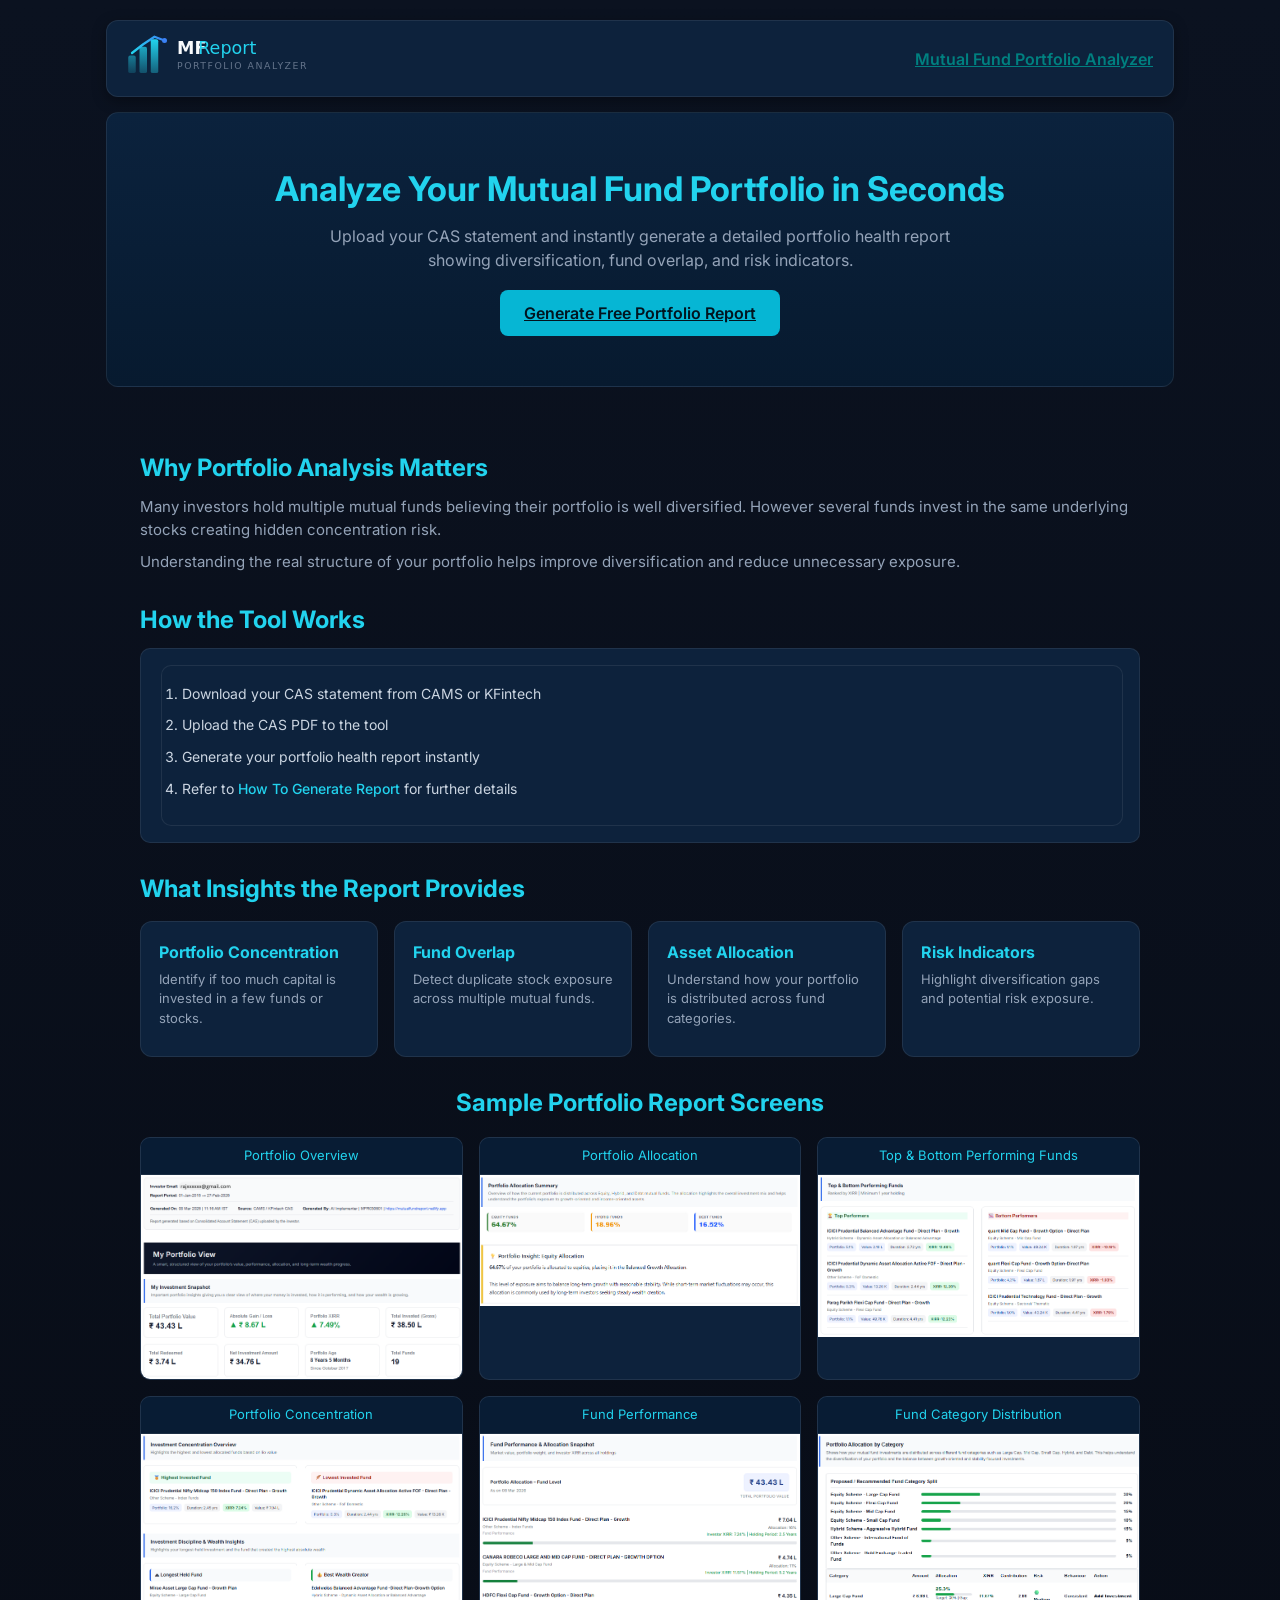
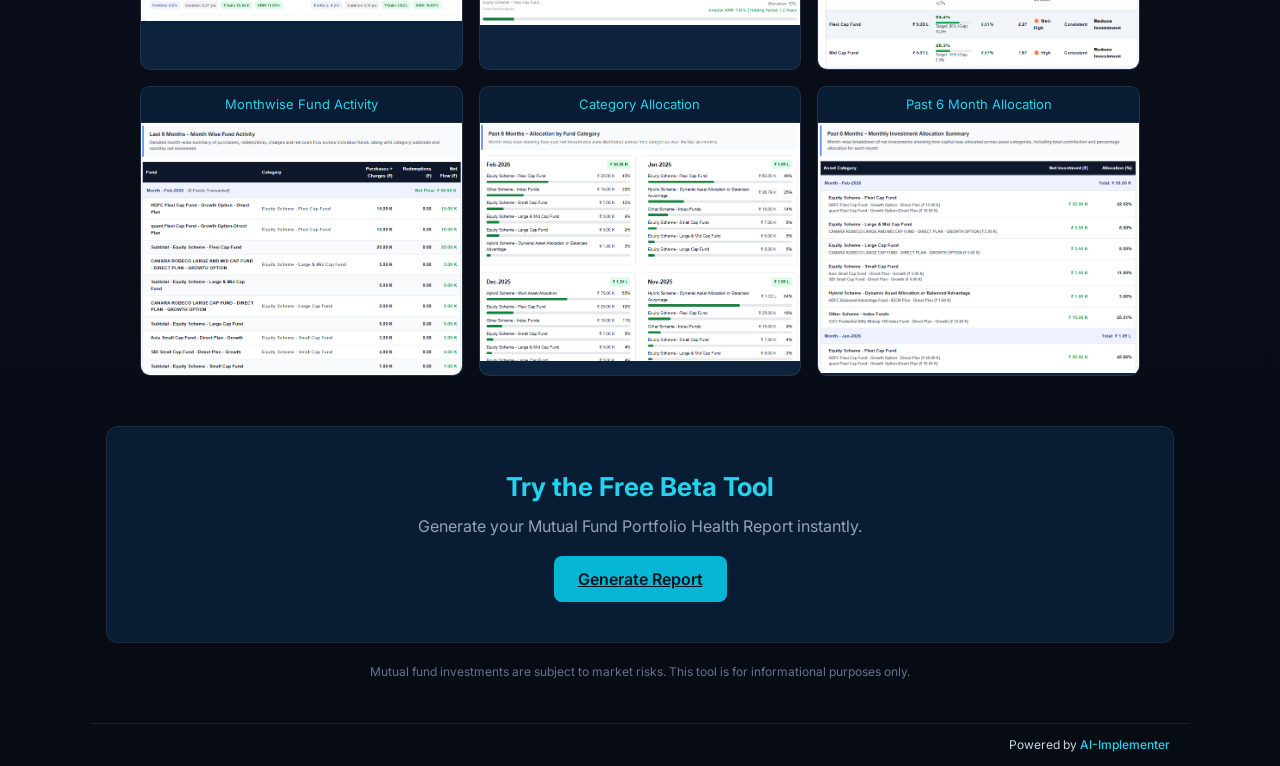
<file: about.html>
<!DOCTYPE html>
<html lang="en">
<head>

<meta charset="UTF-8">
<meta name="viewport" content="width=device-width, initial-scale=1.0">

<link rel="preconnect" href="https://fonts.googleapis.com">
<link rel="preconnect" href="https://fonts.gstatic.com" crossorigin>

<script async src="https://www.googletagmanager.com/gtag/js?id=G-WTP1Q65GXV"></script>
<script>
  window.dataLayer = window.dataLayer || [];
  function gtag(){dataLayer.push(arguments);}
  gtag('js', new Date());
  gtag('config', 'G-WTP1Q65GXV');
</script>

<title>Mutual Fund Portfolio Health Report | CAS Analyzer Tool India</title>

<meta name="description" content="Learn how the Mutual Fund Portfolio Analyzer works. Upload your CAS statement and instantly generate a portfolio health report with allocation, XIRR and fund performance insights.">
  <meta name="robots" content="index, follow">
  <link rel="canonical" href="https://mutualfundreport.netlify.app/about.html">
  <link rel="icon" href="/favicon.ico">

  <meta property="og:title" content="Mutual Fund Portfolio Health Report | CAS Analyzer Tool India">
  <meta property="og:description" content="Upload your CAS statement and instantly generate a portfolio health report with allocation, XIRR and fund performance insights. Free tool for Indian investors.">
  <meta property="og:type" content="article">
  <meta property="og:url" content="https://mutualfundreport.netlify.app/about.html">
  <meta property="og:image" content="https://mutualfundreport.netlify.app/preview.png">

  <meta name="twitter:card" content="summary_large_image">
  <meta name="twitter:title" content="Mutual Fund Portfolio Health Report | CAS Analyzer Tool India">
  <meta name="twitter:description" content="Upload your CAS statement and generate a portfolio health report with allocation, XIRR and fund performance insights.">
  <meta name="twitter:image" content="https://mutualfundreport.netlify.app/preview.png">

  <script type="application/ld+json">
  {
    "@context": "https://schema.org",
    "@type": "Article",
    "headline": "Mutual Fund Portfolio Health Report — CAS Analyzer Tool",
    "description": "Learn how the Mutual Fund Portfolio Analyzer works. Upload your CAS statement and instantly generate a portfolio health report with allocation, XIRR and fund performance insights.",
    "author": { "@type": "Organization", "name": "AI Implementer" },
    "publisher": { "@type": "Organization", "name": "AI Implementer" },
    "mainEntityOfPage": "https://mutualfundreport.netlify.app/about.html"
  }
  </script>


<!-- Google Font -->
<link href="https://fonts.googleapis.com/css2?family=Inter:wght@400;500;600;700&display=swap" rel="stylesheet"/>

<!-- Tailwind -->
<link rel="stylesheet" href="/tailwind-custom.css">

<style>

/* ================= ROOT VARIABLES ================= */

:root{
--text:#cbd5e1;
--panel-soft:#0d223c;
--border:rgba(255,255,255,0.08);
--accent:#22d3ee;
}

/* ================= GLOBAL ================= */

*{
margin:0;
padding:0;
box-sizing:border-box;
}

body{
margin:0;
font-family:Inter,system-ui,-apple-system,sans-serif;
background:
radial-gradient(600px 300px at 80% -10%,rgba(34,211,238,.15),transparent 60%),
linear-gradient(180deg,#0b1220,#070b14);
color:var(--text);
line-height:1.5;
min-height:100vh;
overflow-x:hidden;
}

/* ensure all text inherits correct color */

p,li,span,div{
color:var(--text);
}


/* ================= PAGE ================= */

.page{
width:100%;
max-width:1100px;
margin:auto;
padding:20px 16px;
}

/* ================= HEADER ================= */

.header-bar{
display:flex;
align-items:center;
justify-content:space-between;
padding:12px 20px;
background:var(--panel-soft);
border:1px solid var(--border);
border-radius:12px;
margin-bottom:15px;
box-shadow:0 4px 14px rgba(0,0,0,.35);
}

.logo{
height:45px;
}

.user-area-header{
font-size:16px;
font-weight:600;
color:var(--text);
}

/* ================= HERO ================= */

.hero{
text-align:center;
padding:50px 20px;
background:linear-gradient(180deg,#0b223d,#071a2f);
border:1px solid var(--border);
border-radius:12px;
margin-bottom:25px;
}

.hero h1{
font-size:34px;
font-weight:700;
color:var(--accent);
margin-bottom:10px;
}

.hero p{
font-size:16px;
max-width:640px;
margin:auto;
color:#94a3b8;
}

/* ================= BUTTON ================= */

.btn{
display:inline-block;
margin-top:18px;
padding:11px 24px;
background:#06b6d4;
color:#02141f !important;
border-radius:8px;
font-weight:600;
transition:.2s;
}

.btn:hover{
background:#22d3ee;
}

/* ================= SECTIONS ================= */

.container{
max-width:1000px;
margin:auto;
padding:10px 0;
}

.section{
margin-top:28px;
}

.section h2{
font-size:24px;
margin-bottom:10px;
color:var(--accent);
}

.section p{
font-size:15px;
color:#94a3b8;
margin-bottom:10px;
}

/* ================= STEPS ================= */

.steps{
background:var(--panel-soft);
border:1px solid var(--border);
border-radius:10px;
padding:16px;
}

.steps ol{
padding-left:20px;
}

.steps li{
margin-bottom:8px;
font-size:14px;
color:#cbd5e1;
}

/* ================= CARDS ================= */

.cards{
display:grid;
grid-template-columns:repeat(auto-fit,minmax(220px,1fr));
gap:16px;
margin-top:14px;
}

.card{
background:var(--panel-soft);
border:1px solid var(--border);
border-radius:12px;
padding:18px;
}

.card h3{
font-size:16px;
margin-bottom:6px;
color:var(--accent);
}

.card p{
font-size:13px;
color:#94a3b8;
}

/* ================= GALLERY ================= */

.gallery{
display:grid;
grid-template-columns:repeat(3,1fr);
gap:16px;
margin-top:16px;
}

.gallery-item{
background:var(--panel-soft);
border-radius:10px;
border:1px solid var(--border);
overflow:hidden;
}

.gallery-title{
background:#081c34;
padding:8px;
font-size:13px;
color:var(--accent);
text-align:center;
border-bottom:1px solid var(--border);
}

.gallery-item img{
width:100%;
display:block;
}

/* ================= CTA ================= */

.cta-section{
text-align:center;
background:#081c34;
padding:40px 20px;
margin-top:40px;
border:1px solid var(--border);
border-radius:12px;
}

.cta-section h2{
font-size:26px;
margin-bottom:8px;
color:var(--accent);
}

.cta-section p{
color:#94a3b8;
}

/* ================= FOOTER ================= */

.footer{
text-align:center;
font-size:12px;
color:#64748b;
padding:20px;
}

/* ================= RESPONSIVE ================= */

@media(max-width:900px){

.gallery{
grid-template-columns:repeat(2,1fr);
}

.hero h1{
font-size:30px;
}

}

@media(max-width:600px){

.gallery{
grid-template-columns:1fr;
}

.hero h1{
font-size:26px;
}

}
.footer-bar{
display:flex;
justify-content:flex-end;
align-items:center;
padding:12px 20px;
font-size:12px;
border-top:1px solid var(--border);

margin-top:2px;
color:#22d3ee;

max-width:1100px;
margin-left:auto;
margin-right:auto;
}
.steps{
  line-height:1.7;
  padding-left:20px;
}

.steps li{
  margin-bottom:8px;
}
a{
  color: teal;
  text-decoration: underline;
}
.howto-link {
  color: #22d3ee;
  font-weight: 500;
  text-decoration: none;   /* no line normally */
}

.howto-link:hover {
  text-decoration: underline;  /* show line on hover */
}

.howto-link::after {
  color: #22d3ee;
  font-size: 0.9em;
  margin-left: 4px;
}

.powered-by-link {
  color: #22d3ee;
  font-weight: 500;
  text-decoration: none;   /* no line normally */
}
</style>
</head>

<body>

<div class="page">

<!-- HEADER -->

<div class="header-bar">

<a href="https://mutualfundreport.netlify.app/" target="_blank">
<img class="logo" src="/images/logo-compact.svg" alt="MFReport – Portfolio Analyzer">
</a>

<div class="user-area-header">
<a href="https://ai-implementer.netlify.app/#smart-portfolio-review" target="_blank">
Mutual Fund Portfolio Analyzer
</a>
</div>

</div>

<!-- HERO -->

<section class="hero">

<h1>Analyze Your Mutual Fund Portfolio in Seconds</h1>

<p>
Upload your CAS statement and instantly generate a detailed portfolio health report showing diversification, fund overlap, and risk indicators.
</p>

<a class="btn" href="https://mutualfundreport.netlify.app/" target="_blank">
Generate Free Portfolio Report
</a>

</section>

<div class="container">

<!-- WHY -->

<section class="section">

<h2>Why Portfolio Analysis Matters</h2>

<p>
Many investors hold multiple mutual funds believing their portfolio is well diversified.
However several funds invest in the same underlying stocks creating hidden concentration risk.
</p>

<p>
Understanding the real structure of your portfolio helps improve diversification
and reduce unnecessary exposure.
</p>

</section>

<!-- HOW -->

<section class="section">

<h2>How the Tool Works</h2>

<div class="steps">

<ol class="steps">
  <li>Download your CAS statement from CAMS or KFintech</li>
  <li>Upload the CAS PDF to the tool</li>
  <li>Generate your portfolio health report instantly</li>
  <li>
	Refer to <a class="howto-link" href="https://mutualfundreport.netlify.app/howto" target="_blank">
	How To Generate Report</a> for further details
  </li>
</ol>

</div>

</section>

<!-- FEATURES -->

<section class="section">

<h2>What Insights the Report Provides</h2>

<div class="cards">

<div class="card">
<h3>Portfolio Concentration</h3>
<p>Identify if too much capital is invested in a few funds or stocks.</p>
</div>

<div class="card">
<h3>Fund Overlap</h3>
<p>Detect duplicate stock exposure across multiple mutual funds.</p>
</div>

<div class="card">
<h3>Asset Allocation</h3>
<p>Understand how your portfolio is distributed across fund categories.</p>
</div>

<div class="card">
<h3>Risk Indicators</h3>
<p>Highlight diversification gaps and potential risk exposure.</p>
</div>

</div>

</section>

<!-- GALLERY -->

<section class="section">
<h2 style="text-align:center">Sample Portfolio Report Screens</h2>
<div class="gallery">

<div class="gallery-item">
<div class="gallery-title">Portfolio Overview</div>
<img src="images/1. Portfolio Overview.png" alt="Mutual fund portfolio overview report">
</div>

<div class="gallery-item">
<div class="gallery-title">Portfolio Allocation</div>
<img src="images/2. Portfolio Allocation Summary.png" alt="Portfolio allocation summary by fund">
</div>

<div class="gallery-item">
<div class="gallery-title">Top & Bottom Performing Funds</div>
<img src="images/3. Top & Bottom Performing Funds.png" alt="Top and bottom performing mutual funds">
</div>

<div class="gallery-item">
<div class="gallery-title">Portfolio Concentration</div>
<img src="images/4. Concentration.png" alt="Portfolio concentration analysis">
</div>

<div class="gallery-item">
<div class="gallery-title">Fund Performance</div>
<img src="images/5. Fund Performance.png" alt="Mutual fund performance report">
</div>

<div class="gallery-item">
<div class="gallery-title">Fund Category Distribution</div>
<img src="images/6. Allocation By Category.png" alt="Fund allocation by category">
</div>

<div class="gallery-item">
<div class="gallery-title">Monthwise Fund Activity</div>
<img src="images/7. Monthwise Fund Activity.png" alt="Month wise mutual fund activity">
</div>

<div class="gallery-item">
<div class="gallery-title">Category Allocation</div>
<img src="images/8. Allocation by Category - Past 6 Months.png" alt="Allocation by category past 6 months">
</div>

<div class="gallery-item">
<div class="gallery-title">Past 6 Month Allocation</div>
<img src="images/9. Past 6 Month Allocation.png" alt="Past 6 month portfolio allocation trend">
</div>

</div>
</section>

</div>

<!-- CTA -->

<section class="cta-section">

<h2>Try the Free Beta Tool</h2>

<p>Generate your Mutual Fund Portfolio Health Report instantly.</p>

<a class="btn" href="https://mutualfundreport.netlify.app/" target="_blank">
Generate Report
</a>

</section>

<div class="footer">

Mutual fund investments are subject to market risks.  
This tool is for informational purposes only.

</div>

</div>

<footer class="footer-bar">
<div>
   Powered by
   <a class="powered-by-link" href="https://ai-implementer.netlify.app/" target="_blank">
   AI-Implementer
   </a>
</div>
</footer>

</body>
</html>
</file>
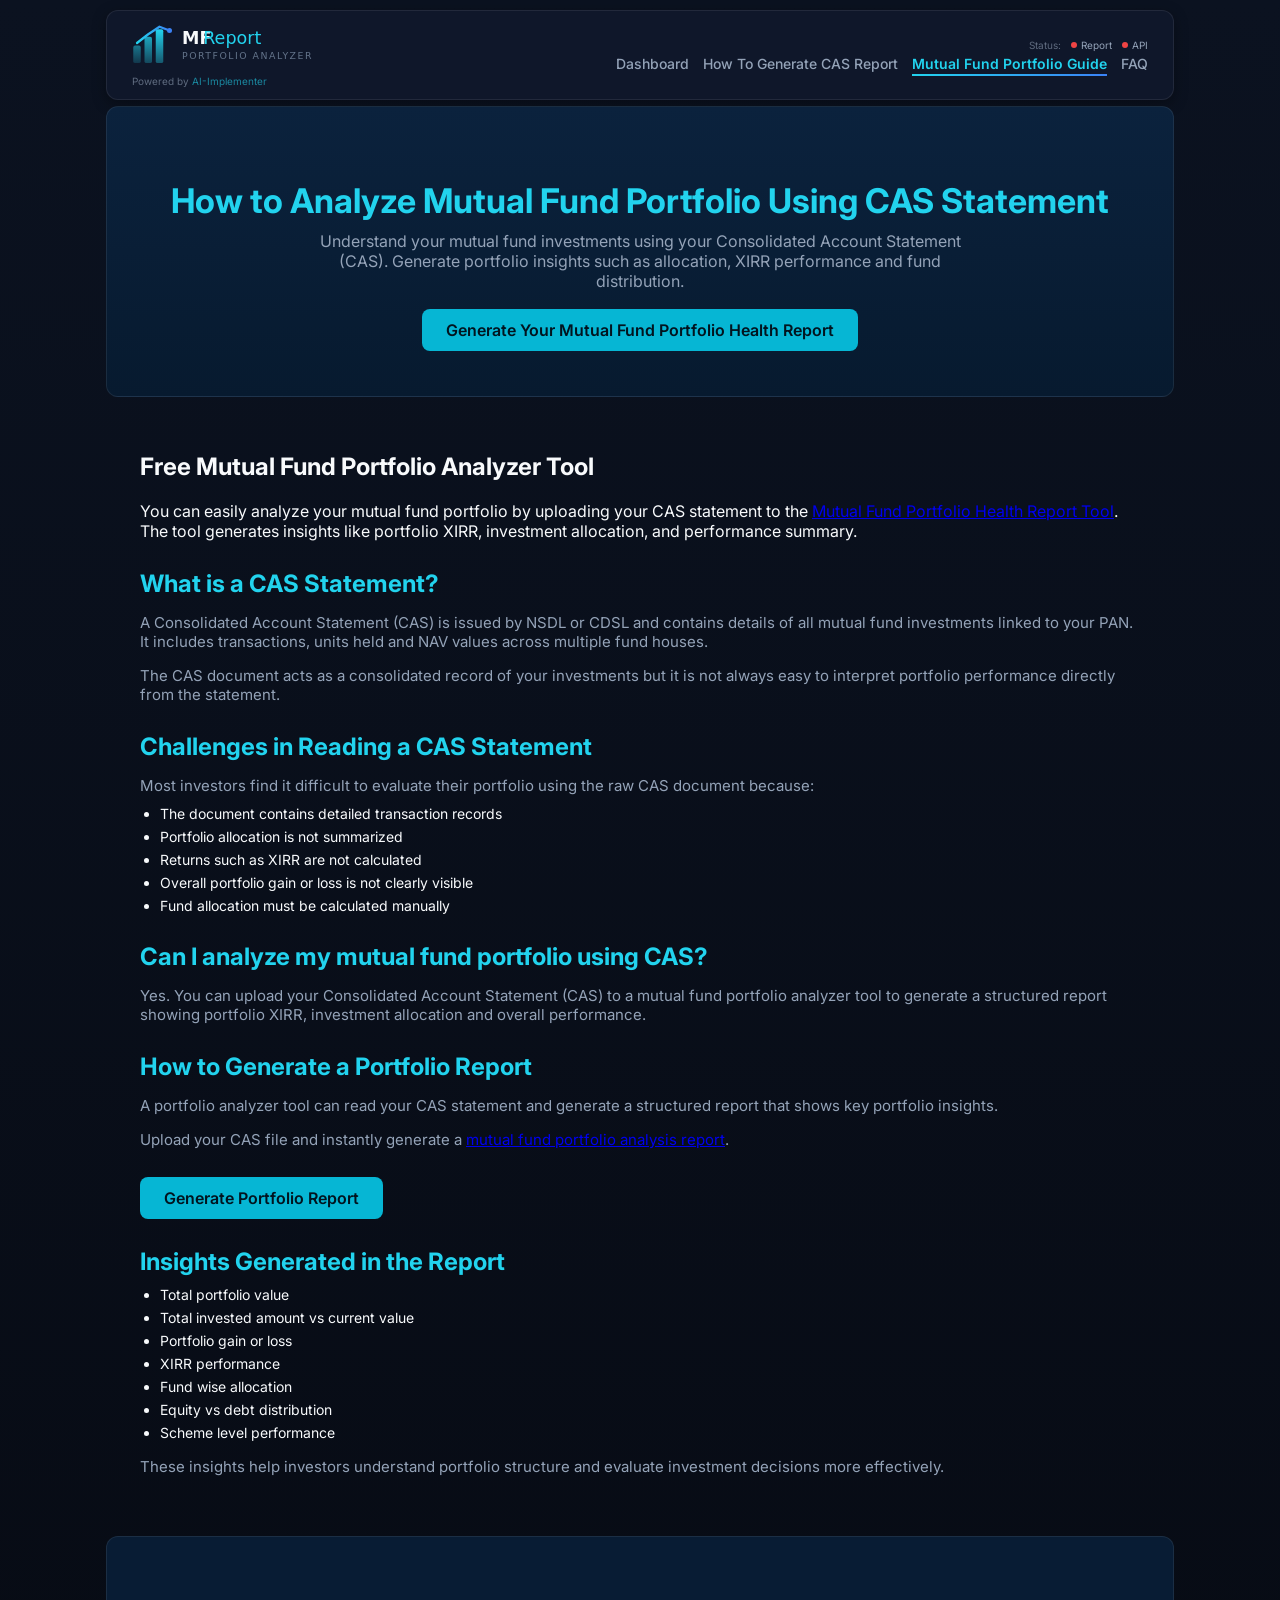
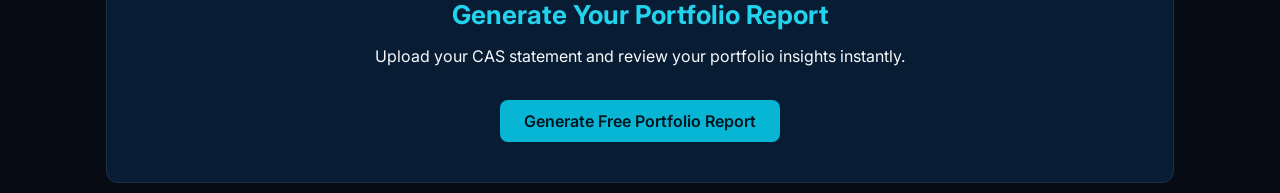
<file: analyze-mutual-fund-portfolio-cas.html>
<!DOCTYPE html>
<html lang="en">
<head>

<meta charset="UTF-8">
<meta name="viewport" content="width=device-width, initial-scale=1.0">

<script async src="https://www.googletagmanager.com/gtag/js?id=G-WTP1Q65GXV"></script>
<script>
  window.dataLayer = window.dataLayer || [];
  function gtag(){dataLayer.push(arguments);}
  gtag('js', new Date());
  gtag('config', 'G-WTP1Q65GXV');
</script>

<title>Analyze Mutual Fund Portfolio from CAS | Free Tool India</title>
<link rel="sitemap" type="application/xml" href="/sitemap.xml">

<meta property="og:title" content="How to Analyze Mutual Fund Portfolio Using CAS Statement">
<meta property="og:description" content="Understand your mutual fund portfolio using your CAS statement and generate a portfolio analysis report.">
<meta property="og:type" content="article">
<meta property="og:url" content="https://mutualfundreport.netlify.app/analyze-mutual-fund-portfolio-cas.html">
<meta property="og:image" content="https://mutualfundreport.netlify.app/preview.png">

<meta name="twitter:card" content="summary_large_image">
<meta name="twitter:title" content="How to Analyze Mutual Fund Portfolio Using CAS Statement">
<meta name="twitter:description" content="Upload your CAS statement and generate a free mutual fund portfolio report with XIRR, allocation and fund performance insights.">
<meta name="twitter:image" content="https://mutualfundreport.netlify.app/preview.png">

<script type="application/ld+json">
{
  "@context": "https://schema.org",
  "@graph": [
    {
      "@type": "Article",
      "headline": "How to Analyze Mutual Fund Portfolio Using CAS Statement",
      "description": "Guide explaining how investors can analyze their mutual fund portfolio using a CAS statement and generate a portfolio health report.",
      "author": { "@type": "Organization", "name": "AI Implementer" },
      "publisher": { "@type": "Organization", "name": "AI Implementer" },
      "mainEntityOfPage": "https://mutualfundreport.netlify.app/analyze-mutual-fund-portfolio-cas.html"
    },
    {
      "@type": "FAQPage",
      "mainEntity": [{
        "@type": "Question",
        "name": "Can I analyze my mutual fund portfolio using CAS?",
        "acceptedAnswer": {
          "@type": "Answer",
          "text": "Yes. You can upload your Consolidated Account Statement (CAS) to a mutual fund portfolio analyzer tool to generate a structured report showing portfolio XIRR, allocation and investment performance."
        }
      }]
    },
    {
      "@type": "WebApplication",
      "name": "Mutual Fund Portfolio Analyzer",
      "applicationCategory": "FinanceApplication",
      "operatingSystem": "Web",
      "url": "https://mutualfundreport.netlify.app/",
      "description": "Upload your CAS statement and generate a mutual fund portfolio analysis report including XIRR, allocation and performance insights.",
      "offers": { "@type": "Offer", "price": "0", "priceCurrency": "INR" }
    }
  ]
}
</script>

<meta name="description" content="Learn how to analyze your mutual fund portfolio using a CAS statement. Upload your CAS and generate a portfolio health report including XIRR, allocation insights and fund performance.">
<meta name="robots" content="index, follow">
<link rel="canonical" href="https://mutualfundreport.netlify.app/analyze-mutual-fund-portfolio-cas.html">
<link rel="icon" href="/favicon.ico">

<link rel="preconnect" href="https://fonts.googleapis.com">
<link rel="preconnect" href="https://fonts.gstatic.com" crossorigin>
<link href="https://fonts.googleapis.com/css2?family=Inter:wght@400;500;600;700&display=swap" rel="stylesheet"/>
<link rel="stylesheet" href="/tailwind-custom.css">
<script src="config.js"></script>

<style>
:root{
  --bg:#0b0f1a; --panel:#111827; --panel-soft:#0f172a;
  --border:rgba(255,255,255,.08); --text:#f8fafc; --muted:#94a3b8;
  --accent:#22d3ee; --accent-2:#3b82f6; --success:#22c55e;
  --error:#ef4444; --radius:14px;
}
*{box-sizing:border-box;}
body{
  margin:0;
  font-family:Inter,system-ui,-apple-system,sans-serif;
  background:
    radial-gradient(600px 300px at 80% -10%,rgba(34,211,238,.15),transparent 60%),
    linear-gradient(180deg,#0b1220,#070b14);
  color:var(--text); min-height:100vh; overflow-x:hidden;
}
.page{ width:100%; max-width:1100px; margin:auto; padding:10px 16px; }

p,li,span,div{ color:var(--text); }

/* HEADER */
.header-bar{
  display:flex; flex-wrap:wrap; align-items:center;
  justify-content:space-between; padding:12px 25px;
  background:var(--panel-soft); border:1px solid var(--border);
  border-radius:12px; margin-bottom:6px;
  box-shadow:0 4px 14px rgba(0,0,0,.35); gap:10px;
}
.logo{ height:45px; max-width:100%; }
.top-menu{ display:flex; flex-wrap:wrap; align-items:center; gap:14px; justify-content:flex-end; }
.menu-link{
  color:var(--muted); text-decoration:none; font-size:14px; font-weight:500;
  background:transparent; border:none; cursor:pointer; transition:.25s ease; position:relative;
}
.menu-link:hover{ color:var(--accent) }
.menu-link::after{
  content:""; position:absolute; left:0; bottom:-4px;
  width:0; height:2px;
  background:linear-gradient(90deg,var(--accent),var(--accent-2));
  transition:width .3s ease;
}
.menu-link:hover::after{ width:100% }
.menu-link.active{ color:var(--accent); font-weight:600 }
.menu-link.active::after{ width:100% }

/* STATUS DOTS PULSE */
@keyframes status-pulse {
  0%, 100% { opacity:1; transform:scale(1); }
  50% { opacity:.4; transform:scale(.7); }
}
.status-dot{ animation:status-pulse 1.5s ease-in-out infinite; }

/* HERO */
.hero{
  text-align:center; padding:45px 20px;
  background:linear-gradient(180deg,#0b223d,#071a2f);
  border:1px solid var(--border); border-radius:12px; margin-bottom:25px;
}
.hero h1{ font-size:34px; font-weight:700; color:var(--accent); margin-bottom:10px; }
.hero p{ font-size:16px; max-width:650px; margin:auto; color:#94a3b8; }

/* BUTTON */
.btn{
  display:inline-block; margin-top:18px; padding:11px 24px;
  background:#06b6d4; color:#02141f !important;
  border-radius:8px; font-weight:600; transition:.2s; text-decoration:none;
}
.btn:hover{ background:#22d3ee; }

/* CONTENT */
.container{ max-width:1000px; margin:auto; padding:10px 0; }
.section{ margin-top:28px; }
.section h2{ font-size:24px; margin-bottom:10px; color:var(--accent); }
.section p{ font-size:15px; color:#94a3b8; margin-bottom:10px; }
.section ul{ padding-left:20px; margin-top:10px; }
.section li{ margin-bottom:6px; font-size:14px; }

/* CTA */
.cta-section{
  text-align:center; background:#081c34; padding:40px 20px;
  margin-top:40px; border:1px solid var(--border); border-radius:12px;
}
.cta-section h2{ font-size:26px; margin-bottom:8px; color:var(--accent); }

/* FOOTER */
.footer-bar{ display:none; }

img{ max-width:100%; height:auto; }

@media(max-width:768px){
  .page{ padding:16px 12px; }
  .header-bar{ flex-direction:column; align-items:center; text-align:center; gap:10px; }
}
</style>
</head>

<body>
<div class="page">

  <!-- HEADER -->
  <div class="header-bar">
    <div style="display:flex;flex-direction:column;align-items:flex-start;gap:3px;">
      <a href="index.html">
        <img class="logo" src="/images/logo-compact.svg" alt="MFReport – Portfolio Analyzer">
      </a>
      <span style="font-size:10px;color:var(--muted);opacity:.6;">Powered by <a href="https://ai-implementer.netlify.app/" target="_blank" rel="noopener" style="color:var(--accent);text-decoration:none;">AI-Implementer</a></span>
    </div>
    <div style="display:flex;flex-direction:column;align-items:flex-end;gap:4px;">
      <div style="display:flex;align-items:center;gap:10px;">
        <span style="font-size:10px;color:var(--muted);opacity:.6;">Status:</span>
        <div id="portfolioServiceStatus" style="display:flex;align-items:center;gap:4px;">
          <span class="status-dot" style="width:6px;height:6px;border-radius:50%;background:#6b7280;flex-shrink:0;display:inline-block;"></span>
          <span style="font-size:10px;color:var(--muted);">Report</span>
        </div>
        <div id="mfapiStatus" style="display:flex;align-items:center;gap:4px;">
          <span class="status-dot" style="width:6px;height:6px;border-radius:50%;background:#6b7280;flex-shrink:0;display:inline-block;"></span>
          <span style="font-size:10px;color:var(--muted);">API</span>
        </div>
      </div>
      <div class="top-menu">
        <a href="index.html"                             class="menu-link">Dashboard</a>
        <a href="howto.html"                             class="menu-link">How To Generate CAS Report</a>
        <a href="analyze-mutual-fund-portfolio-cas.html" class="menu-link active" onclick="return false;">Mutual Fund Portfolio Guide</a>
        <a href="faq.html"                               class="menu-link">FAQ</a>
      </div>
    </div>
  </div>

  <!-- HERO -->
  <section class="hero">
    <h1>How to Analyze Mutual Fund Portfolio Using CAS Statement</h1>
    <p>Understand your mutual fund investments using your Consolidated Account Statement (CAS).
    Generate portfolio insights such as allocation, XIRR performance and fund distribution.</p>
    <a class="btn" href="https://mutualfundreport.netlify.app/">Generate Your Mutual Fund Portfolio Health Report</a>
  </section>

  <div class="container">
    <h2>Free Mutual Fund Portfolio Analyzer Tool</h2>
    <p>
      You can easily analyze your mutual fund portfolio by uploading your CAS statement to the
      <a href="https://mutualfundreport.netlify.app/">Mutual Fund Portfolio Health Report Tool</a>.
      The tool generates insights like portfolio XIRR, investment allocation, and performance summary.
    </p>

    <section class="section">
      <h2>What is a CAS Statement?</h2>
      <p>A Consolidated Account Statement (CAS) is issued by NSDL or CDSL and contains details of all mutual fund investments linked to your PAN. It includes transactions, units held and NAV values across multiple fund houses.</p>
      <p>The CAS document acts as a consolidated record of your investments but it is not always easy to interpret portfolio performance directly from the statement.</p>
    </section>

    <section class="section">
      <h2>Challenges in Reading a CAS Statement</h2>
      <p>Most investors find it difficult to evaluate their portfolio using the raw CAS document because:</p>
      <ul>
        <li>The document contains detailed transaction records</li>
        <li>Portfolio allocation is not summarized</li>
        <li>Returns such as XIRR are not calculated</li>
        <li>Overall portfolio gain or loss is not clearly visible</li>
        <li>Fund allocation must be calculated manually</li>
      </ul>
    </section>

    <section class="section">
      <h2>Can I analyze my mutual fund portfolio using CAS?</h2>
      <p>Yes. You can upload your Consolidated Account Statement (CAS) to a mutual fund portfolio analyzer tool to generate a structured report showing portfolio XIRR, investment allocation and overall performance.</p>
    </section>

    <section class="section">
      <h2>How to Generate a Portfolio Report</h2>
      <p>A portfolio analyzer tool can read your CAS statement and generate a structured report that shows key portfolio insights.</p>
      <p>Upload your CAS file and instantly generate a <a href="https://mutualfundreport.netlify.app/">mutual fund portfolio analysis report</a>.</p>
      <a class="btn" href="https://mutualfundreport.netlify.app/">Generate Portfolio Report</a>
    </section>

    <section class="section">
      <h2>Insights Generated in the Report</h2>
      <ul>
        <li>Total portfolio value</li>
        <li>Total invested amount vs current value</li>
        <li>Portfolio gain or loss</li>
        <li>XIRR performance</li>
        <li>Fund wise allocation</li>
        <li>Equity vs debt distribution</li>
        <li>Scheme level performance</li>
      </ul>
      <p>These insights help investors understand portfolio structure and evaluate investment decisions more effectively.</p>
    </section>
  </div>

  <!-- CTA -->
  <section class="cta-section">
    <h2>Generate Your Portfolio Report</h2>
    <p>Upload your CAS statement and review your portfolio insights instantly.</p>
    <a class="btn" href="https://mutualfundreport.netlify.app/">Generate Free Portfolio Report</a>
  </section>

  <footer class="footer-bar"></footer>

</div>

<script>
async function checkPortfolioService(){
  const el = document.getElementById("portfolioServiceStatus");
  const dot = el.querySelector("span:first-child");
  const text = el.querySelector("span:last-child");
  dot.style.background = '#6b7280';
  try{
    const res = await fetch(API.health, {cache:"no-store"});
    if(!res.ok) throw 0;
    dot.style.background = '#22c55e';
    text.textContent = "Report";
  } catch {
    dot.style.background = '#ef4444';
    text.textContent = "Report";
  }
}
async function checkMfapi(){
  const el = document.getElementById("mfapiStatus");
  const dot = el.querySelector("span:first-child");
  const text = el.querySelector("span:last-child");
  dot.style.background = '#6b7280';
  const controller = new AbortController();
  const timeout = setTimeout(() => controller.abort(), 5000);
  try{
    const res = await fetch(API.service, {signal: controller.signal});
    clearTimeout(timeout);
    const data = await res.json();
    if(!data?.meta?.scheme_name) throw 0;
    dot.style.background = '#22c55e';
    text.textContent = "API";
  } catch {
    clearTimeout(timeout);
    dot.style.background = '#ef4444';
    text.textContent = "API";
  }
}
checkPortfolioService();
checkMfapi();
</script>

</body>
</html>
</file>
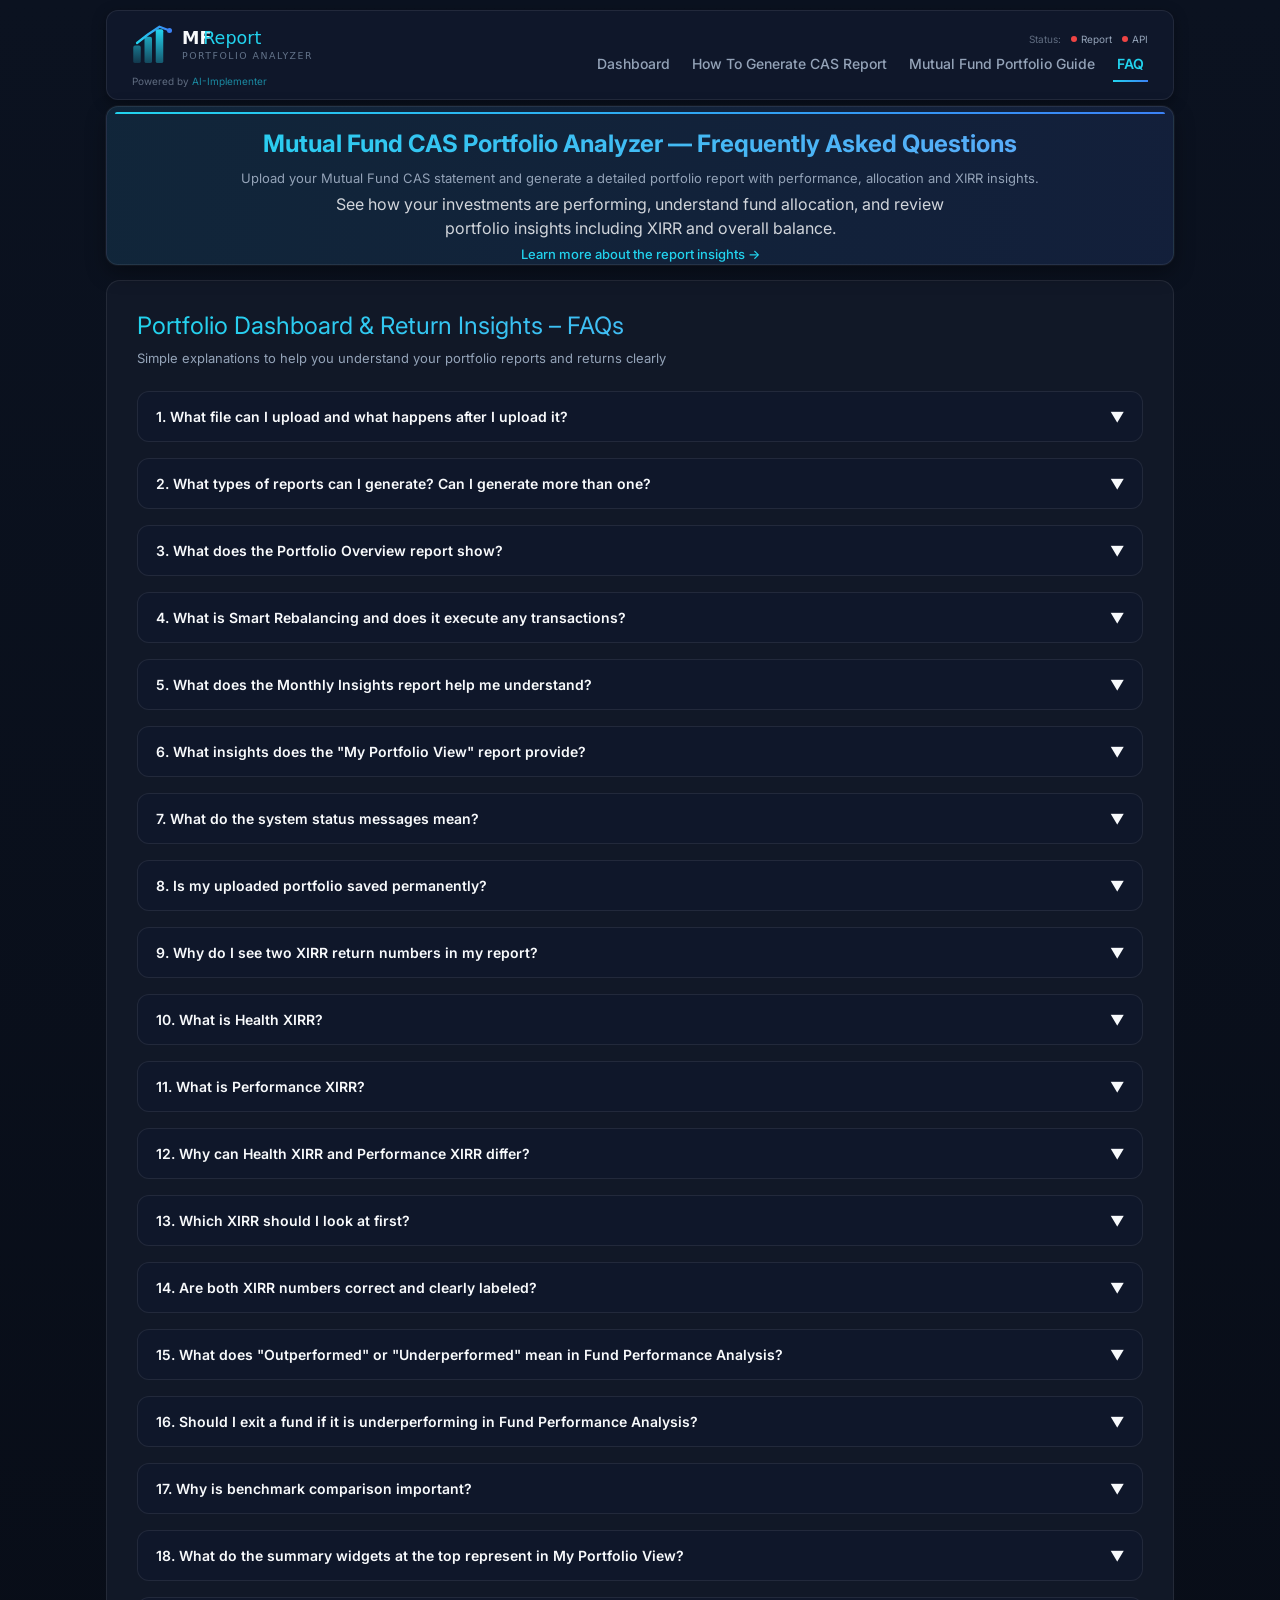
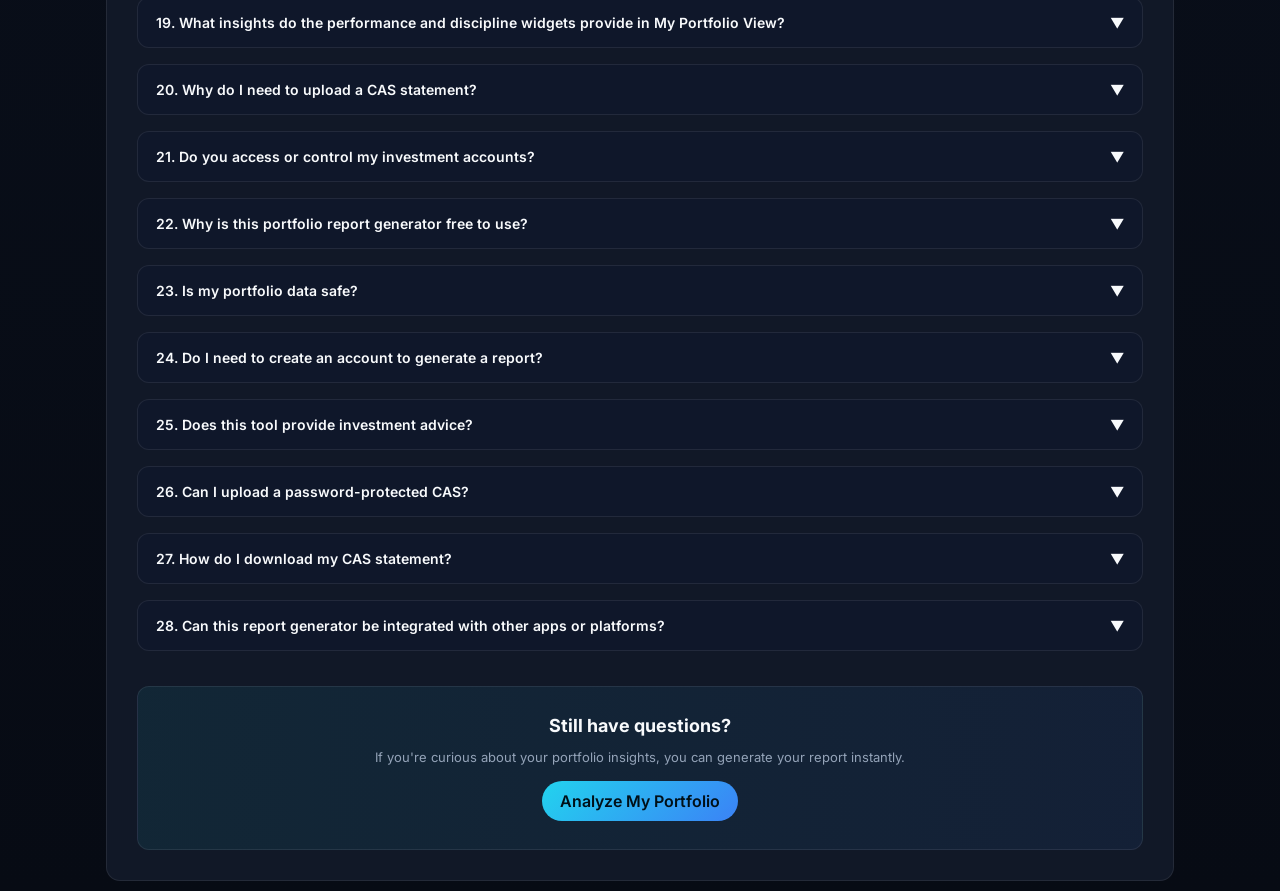
<file: faq.html>
<!DOCTYPE html>
<html lang="en">
<head>
<meta charset="UTF-8">
<meta name="viewport" content="width=device-width, initial-scale=1">

<meta name="description" content="FAQ for the Mutual Fund Portfolio Analyzer. Learn how to generate a CAS portfolio report, understand XIRR returns, portfolio allocation, and mutual fund performance insights.">

<script async src="https://www.googletagmanager.com/gtag/js?id=G-WTP1Q65GXV"></script>
<script>
  window.dataLayer = window.dataLayer || [];
  function gtag(){dataLayer.push(arguments);}
  gtag('js', new Date());
  gtag('config', 'G-WTP1Q65GXV');
</script>

<link rel="canonical" href="https://mutualfundreport.netlify.app/faq.html">
<meta name="robots" content="index, follow">
<link rel="sitemap" type="application/xml" href="/sitemap.xml">
<link rel="icon" href="/favicon.ico">

<meta property="og:title" content="Mutual Fund CAS Portfolio Analysis FAQ | XIRR, Reports & Portfolio Insights">
<meta property="og:description" content="Learn how to analyze your mutual fund portfolio using a CAS statement. Understand XIRR, portfolio allocation and investment insights.">
<meta property="og:type" content="article">
<meta property="og:url" content="https://mutualfundreport.netlify.app/faq.html">
<meta property="og:image" content="https://mutualfundreport.netlify.app/preview.png">

<meta name="twitter:card" content="summary_large_image">
<meta name="twitter:title" content="Mutual Fund CAS Portfolio Analysis FAQ | XIRR, Reports & Portfolio Insights">
<meta name="twitter:description" content="FAQ for the Mutual Fund Portfolio Analyzer. Learn how to generate a CAS portfolio report, understand XIRR returns, allocation and fund performance insights.">
<meta name="twitter:image" content="https://mutualfundreport.netlify.app/preview.png">

<title>Mutual Fund CAS Portfolio Analysis FAQ | XIRR, Reports & Portfolio Insights</title>

<script type="application/ld+json">
{
  "@context": "https://schema.org",
  "@type": "FAQPage",
  "mainEntity": [
    {"@type":"Question","name":"What file can I upload and what happens after I upload it?","acceptedAnswer":{"@type":"Answer","text":"Upload your portfolio statement in the CAMS Consolidated Account Statement (CAS) PDF format only. After uploading, the system reads your file and prepares the selected report. While your report is being generated, a live timer is shown so you know the analysis is in progress."}},
    {"@type":"Question","name":"What types of reports can I generate?","acceptedAnswer":{"@type":"Answer","text":"You can choose from My Portfolio View, Portfolio Overview, Fund Performance Analysis, Smart Rebalancing, and Monthly Insights. You can generate multiple reports using the same uploaded file to understand your portfolio from different perspectives."}},
    {"@type":"Question","name":"What does the Portfolio Overview report show?","acceptedAnswer":{"@type":"Answer","text":"The Portfolio Overview gives a high-level snapshot of your investments. It shows asset allocation, total portfolio value, invested amount, gains or losses, and key return metrics."}},
    {"@type":"Question","name":"What is Smart Rebalancing and does it execute any transactions?","acceptedAnswer":{"@type":"Answer","text":"Smart Rebalancing checks whether your investments have drifted away from a balanced allocation. It suggests adjustments to restore balance. These are advisory suggestions only — no buying or selling happens automatically."}},
    {"@type":"Question","name":"What does the Monthly Insights report help me understand?","acceptedAnswer":{"@type":"Answer","text":"Monthly Insights focuses on recent activity and changes. It highlights portfolio movement, SIP contributions, market impact, and performance changes during the selected month."}},
    {"@type":"Question","name":"What insights does the My Portfolio View report provide?","acceptedAnswer":{"@type":"Answer","text":"My Portfolio View provides a smart, structured view of your portfolio's value, performance, allocation, and long-term wealth progress. It shows your best and worst performing funds, top wealth contributor, longest investment, and recent six-month allocation trends."}},
    {"@type":"Question","name":"What do the system status messages mean?","acceptedAnswer":{"@type":"Answer","text":"Report shows green when the report generation system is working properly. API shows green when the required market data sources are accessible. If either dot turns red, it is usually temporary — refresh the page and try again after a few minutes."}},
    {"@type":"Question","name":"Is my uploaded portfolio saved permanently?","acceptedAnswer":{"@type":"Answer","text":"No. Your uploaded file is used only for generating reports and is not stored permanently."}}
  ]
}
</script>

<link rel="preconnect" href="https://fonts.googleapis.com">
<link rel="preconnect" href="https://fonts.gstatic.com" crossorigin>
<link href="https://fonts.googleapis.com/css2?family=Inter:wght@400;500;600;700&display=swap" rel="stylesheet"/>
<link rel="stylesheet" href="/tailwind-custom.css">
<script src="config.js"></script>

<style>
:root{
  --bg:#0b0f1a; --panel:#111827; --panel-soft:#0f172a;
  --border:rgba(255,255,255,.08); --text:#f8fafc; --muted:#94a3b8;
  --accent:#22d3ee; --accent-2:#3b82f6; --success:#22c55e;
  --error:#ef4444; --radius:14px;
}
*{box-sizing:border-box}
body{
  margin:0;
  font-family:Inter,system-ui,-apple-system,sans-serif;
  background:
    radial-gradient(600px 300px at 80% -10%,rgba(34,211,238,.15),transparent 60%),
    linear-gradient(180deg,#0b1220,#070b14);
  color:var(--text); min-height:100vh;
}
.page{ width:100%; max-width:1100px; margin:auto; padding:10px 16px; }

img{ max-width:100%; height:auto; }

/* HEADER */
.header-bar{
  display:flex; flex-wrap:wrap; align-items:center;
  justify-content:space-between; padding:12px 25px;
  background:var(--panel-soft); border:1px solid var(--border);
  border-radius:12px; margin-bottom:6px;
  box-shadow:0 4px 14px rgba(0,0,0,.35); gap:10px;
}
.logo{ height:45px; max-width:100%; }
.top-menu{ display:flex; flex-wrap:wrap; align-items:center; gap:14px; justify-content:flex-end; }
.menu-link{
  color:var(--muted); text-decoration:none; font-size:14px; font-weight:500;
  background:transparent; border:none; cursor:pointer; transition:.25s ease; position:relative; padding:6px 4px;
}
.menu-link:hover{ color:var(--accent) }
.menu-link::after{
  content:""; position:absolute; left:0; bottom:-4px;
  width:0; height:2px;
  background:linear-gradient(90deg,var(--accent),var(--accent-2));
  transition:width .3s ease;
}
.menu-link:hover::after{ width:100% }
.menu-link.active{ color:var(--accent); font-weight:600 }
.menu-link.active::after{ width:100% }

/* STATUS DOTS PULSE */
@keyframes status-pulse {
  0%, 100% { opacity:1; transform:scale(1); }
  50% { opacity:.4; transform:scale(.7); }
}
.status-dot{ animation:status-pulse 1.5s ease-in-out infinite; }

/* PAGE HERO */
header#top::before{
  content:""; display:block; height:2px; width:100%;
  background:linear-gradient(90deg,#22d3ee,#3b82f6);
  border-radius:12px 12px 0 0;
}
header#top{
  background:linear-gradient(90deg,rgba(34,211,238,.08),rgba(59,130,246,.08)),var(--panel-soft);
  border:1px solid rgba(255,255,255,.08); border-radius:12px;
  backdrop-filter:blur(6px);
  box-shadow:0 0 0 1px rgba(255,255,255,.04),0 8px 20px rgba(0,0,0,.35);
  margin-bottom:2px;
}
header{ padding:5px 2px 2px; }
header h1{
  font-size:24px; line-height:1.15; margin-bottom:12px;
  background:linear-gradient(90deg,#22d3ee,#60a5fa);
  -webkit-background-clip:text; -webkit-text-fill-color:transparent; background-clip:text;
}
header p{ font-size:13px; margin-top:6px; margin-bottom:0; color:var(--muted); }

/* FAQ */
.faq-container{
  background:var(--panel); border:1px solid var(--border);
  border-radius:var(--radius); padding:30px; margin-top:15px;
}
.faq-title{
  font-size:24px; margin-bottom:10px;
  background:linear-gradient(90deg,#22d3ee,#60a5fa);
  -webkit-background-clip:text; -webkit-text-fill-color:transparent;
}
.faq-sub{ color:var(--muted); font-size:13px; margin-bottom:25px; }
.faq-item{
  border:1px solid var(--border); border-radius:12px;
  margin-bottom:16px; overflow:hidden; background:var(--panel-soft);
}
.faq-question{
  padding:16px 18px; cursor:pointer;
  display:flex; justify-content:space-between; align-items:flex-start;
  gap:10px; font-weight:600; font-size:14px;
}
.faq-question span{ flex-shrink:0; transition:transform .3s ease; }
.faq-answer{
  max-height:0; overflow:hidden;
  transition:max-height .4s ease,padding .3s ease;
  padding:0 20px; font-size:14px; color:var(--muted); line-height:1.6;
}
.faq-item.active .faq-answer{ max-height:600px; padding:0 20px 18px; }
.faq-item.active .faq-question span{ transform:rotate(180deg); }

/* CTA */
.faq-cta{
  text-align:center; margin-top:35px; padding:28px 20px; border-radius:12px;
  background:linear-gradient(90deg,rgba(34,211,238,.08),rgba(59,130,246,.08));
  border:1px solid var(--border);
}
.faq-cta h3{ margin:0 0 10px; font-size:18px; }
.faq-cta p{ font-size:13px; color:var(--muted); margin-bottom:16px; }
.cta-btn{
  display:inline-block; padding:10px 18px; border-radius:999px;
  font-weight:600; text-decoration:none; color:#001018;
  background:linear-gradient(135deg,var(--accent),var(--accent-2)); transition:.25s ease;
}
.cta-btn:hover{ transform:translateY(-1px); box-shadow:0 4px 14px rgba(34,211,238,.35); }

.brand-link{ color:#1CCDE7; font-weight:600; text-decoration:none; }
.brand-link:hover{ text-decoration:underline; }
.howto-link{ color:#22d3ee; font-weight:500; text-decoration:none; }
.howto-link:hover{ text-decoration:underline; }

/* FOOTER */
.footer-bar{ display:none; }

@media(max-width:768px){
  .page{ padding:16px 12px; }
  .header-bar{ flex-direction:column; align-items:center; text-align:center; gap:10px; }
  .faq-title{ font-size:20px; }
  header h1{ font-size:20px; }
}
</style>
</head>

<body>
<div class="page">

  <!-- HEADER -->
  <div class="header-bar">
    <div style="display:flex;flex-direction:column;align-items:flex-start;gap:3px;">
      <a href="index.html">
        <img class="logo" src="/images/logo-compact.svg" alt="MFReport – Portfolio Analyzer">
      </a>
      <span style="font-size:10px;color:var(--muted);opacity:.6;">Powered by <a href="https://ai-implementer.netlify.app/" target="_blank" rel="noopener" style="color:var(--accent);text-decoration:none;">AI-Implementer</a></span>
    </div>
    <div style="display:flex;flex-direction:column;align-items:flex-end;gap:4px;">
      <div style="display:flex;align-items:center;gap:10px;">
        <span style="font-size:10px;color:var(--muted);opacity:.6;">Status:</span>
        <div id="portfolioServiceStatus" style="display:flex;align-items:center;gap:4px;">
          <span class="status-dot" style="width:6px;height:6px;border-radius:50%;background:#6b7280;flex-shrink:0;display:inline-block;"></span>
          <span style="font-size:10px;color:var(--muted);">Report</span>
        </div>
        <div id="mfapiStatus" style="display:flex;align-items:center;gap:4px;">
          <span class="status-dot" style="width:6px;height:6px;border-radius:50%;background:#6b7280;flex-shrink:0;display:inline-block;"></span>
          <span style="font-size:10px;color:var(--muted);">API</span>
        </div>
      </div>
      <div class="top-menu">
        <a href="index.html"                             class="menu-link">Dashboard</a>
        <a href="howto.html"                             class="menu-link">How To Generate CAS Report</a>
        <a href="analyze-mutual-fund-portfolio-cas.html" class="menu-link">Mutual Fund Portfolio Guide</a>
        <a href="faq.html"                               class="menu-link active" onclick="return false;">FAQ</a>
      </div>
    </div>
  </div>

  <!-- PAGE HERO -->
  <header class="relative bg-gradient-to-b from-gray-900 via-gray-800 to-gray-900 text-center px-2" id="top">
    <h1>Mutual Fund CAS Portfolio Analyzer — Frequently Asked Questions</h1>
    <p>Upload your Mutual Fund CAS statement and generate a detailed portfolio report with performance, allocation and XIRR insights.</p>
    <div class="max-w-4xl mx-auto">
      <p class="text-sm md:text-base text-gray-300 max-w-2xl mx-auto mb-1">
        See how your investments are performing, understand fund allocation, and review portfolio insights including XIRR and overall balance.
      </p>
      <p style="margin-top:6px">
        <a href="/about.html" class="howto-link">Learn more about the report insights →</a>
      </p>
    </div>
  </header>

  <!-- FAQ CONTENT -->
  <div class="faq-container">
    <div class="faq-title">Portfolio Dashboard & Return Insights – FAQs</div>
    <div class="faq-sub">Simple explanations to help you understand your portfolio reports and returns clearly</div>

    <div class="faq-item">
	  <div class="faq-question">1. What file can I upload and what happens after I upload it? <span>▼</span></div>
	  <div class="faq-answer">Please upload your portfolio statement in the <strong>CAMS Consolidated Account Statement (CAS) PDF format only</strong>. If you don't have one, you can generate it here: <a href="https://www.camsonline.com/Investors/Statements/Consolidated-Account-Statement" target="_blank" class="brand-link">camsonline.com</a><br><br>⚠️ <strong>Note:</strong> Only CAMS CAS statements are supported. KFintech (Karvy) statements are not yet supported. CAMS CAS statements are <strong>always password-protected</strong> — please keep your password ready before uploading.<br><br>After uploading, enter your PDF password when prompted. The system will use it to read your file and prepare the selected report. While your report is being generated, a live timer is shown so you know the analysis is in progress.<br><br>🔒 <strong>Privacy:</strong> Your password is never stored — it is used only to read your file and discarded immediately.</div>
	</div>

    <div class="faq-item">
      <div class="faq-question">2. What types of reports can I generate? Can I generate more than one? <span>▼</span></div>
      <div class="faq-answer">You can choose from the following reports:<br><br>• My Portfolio View – A simple and insightful view of your key portfolio statistics<br>• Portfolio Overview – A detailed summary of your portfolio holdings and allocation<br>• Fund Performance Analysis (Coming soon)<br>• Smart Rebalancing (Coming soon)<br>• Monthly Insights (Coming soon)<br><br>Yes, you can generate multiple reports using the same uploaded file to understand your portfolio from different perspectives.</div>
    </div>

    <div class="faq-item">
      <div class="faq-question">3. What does the Portfolio Overview report show? <span>▼</span></div>
      <div class="faq-answer">The Portfolio Overview gives you a high-level snapshot of your investments. It shows asset allocation, total portfolio value, invested amount, gains or losses, and key return metrics. This report helps you quickly understand where your portfolio stands today.</div>
    </div>

    <div class="faq-item">
      <div class="faq-question">4. What is Smart Rebalancing and does it execute any transactions? <span>▼</span></div>
      <div class="faq-answer">Smart Rebalancing checks whether your investments have drifted away from a balanced allocation. If certain asset classes or funds have become overweight or underweight, it suggests adjustments to restore balance. These are advisory suggestions only — no buying or selling happens automatically.</div>
    </div>

    <div class="faq-item">
      <div class="faq-question">5. What does the Monthly Insights report help me understand? <span>▼</span></div>
      <div class="faq-answer">Monthly Insights focuses on recent activity and changes. It highlights portfolio movement, SIP contributions, market impact, and performance changes during the selected month. This report helps you stay informed without needing to track markets daily.</div>
    </div>

    <div class="faq-item">
      <div class="faq-question">6. What insights does the "My Portfolio View" report provide? <span>▼</span></div>
      <div class="faq-answer">My Portfolio View provides a smart, structured view of your portfolio's value, performance, allocation, and long-term wealth progress. It shows your best and worst performing funds, top wealth contributor, longest investment, and recent six-month allocation trends — all in one quick view.</div>
    </div>

    <div class="faq-item">
	  <div class="faq-question">7. What do the system status messages mean? <span>▼</span></div>
	  <div class="faq-answer"><strong>Report</strong> shows 🟢 green when the report generation system is working properly.<br><br><strong>API</strong> shows 🟢 green when the required market data sources are accessible.<br><br>If either dot turns 🔴 red, it is usually temporary — refresh the page and try again after a few minutes.</div>
	</div>

    <div class="faq-item">
      <div class="faq-question">8. Is my uploaded portfolio saved permanently? <span>▼</span></div>
      <div class="faq-answer">Your uploaded file is used only for generating reports and is not stored permanently.</div>
    </div>

    <div class="faq-item">
      <div class="faq-question">9. Why do I see two XIRR return numbers in my report? <span>▼</span></div>
      <div class="faq-answer">The two XIRR values measure different aspects of performance.<br><br>One reflects how you invested over time.<br>The other reflects how your portfolio is performing today.<br><br>Both are correct and serve different purposes.</div>
    </div>

    <div class="faq-item">
      <div class="faq-question">10. What is Health XIRR? <span>▼</span></div>
      <div class="faq-answer">🩺 <b>Health XIRR</b> focuses on your investing behavior. It gives higher importance to invested amounts and timing. It reflects discipline, consistency, and long-term investing habits.</div>
    </div>

    <div class="faq-item">
      <div class="faq-question">11. What is Performance XIRR? <span>▼</span></div>
      <div class="faq-answer">📈 <b>Performance XIRR</b> reflects how your portfolio is performing today. It gives more weight to current portfolio value and aligns closely with what you see as your present wealth.</div>
    </div>

    <div class="faq-item">
      <div class="faq-question">12. Why can Health XIRR and Performance XIRR differ? <span>▼</span></div>
      <div class="faq-answer">Health XIRR focuses on investment timing and amounts. Performance XIRR focuses on current value and growth. Strong or weak performance in certain investments can cause the two values to differ — this is expected.</div>
    </div>

    <div class="faq-item">
      <div class="faq-question">13. Which XIRR should I look at first? <span>▼</span></div>
      <div class="faq-answer">To assess investing discipline, start with Health XIRR. To understand current portfolio performance, refer to Performance XIRR. Together, they provide a complete view.</div>
    </div>

    <div class="faq-item">
      <div class="faq-question">14. Are both XIRR numbers correct and clearly labeled? <span>▼</span></div>
      <div class="faq-answer">Yes, both are calculated correctly and clearly labeled:<br><br>🩺 <b>Health XIRR</b> – Based on invested amounts<br>📈 <b>Performance XIRR</b> – Based on current value<br><br>This avoids confusion and improves clarity.</div>
    </div>

    <div class="faq-item">
      <div class="faq-question">15. What does "Outperformed" or "Underperformed" mean in Fund Performance Analysis? <span>▼</span></div>
      <div class="faq-answer">This compares your fund's return with its benchmark index.<br><br>🟢 <b>Outperformed</b> – Fund delivered higher returns than the benchmark<br>➖ <b>Matched</b> – Fund performed broadly in line<br>🔴 <b>Underperformed</b> – Fund delivered lower returns<br><br>It helps assess whether the fund manager is adding value.</div>
    </div>

    <div class="faq-item">
      <div class="faq-question">16. Should I exit a fund if it is underperforming in Fund Performance Analysis? <span>▼</span></div>
      <div class="faq-answer">Not necessarily. Short-term underperformance is common.<br><br>Before deciding, review:<br><br>⏳ Performance over at least <b>3–5 years</b><br>📊 Consistency vs benchmark<br>🔎 Any strategy or fund manager changes<br><br>Avoid reacting to short-term market noise.</div>
    </div>

    <div class="faq-item">
      <div class="faq-question">17. Why is benchmark comparison important? <span>▼</span></div>
      <div class="faq-answer">Benchmarks show how the broader market performed.<br><br>📈 They help measure relative performance<br>🎯 They reveal whether a fund generated <b>excess return (alpha)</b><br><br>This ensures fair and meaningful evaluation.</div>
    </div>

    <div class="faq-item">
      <div class="faq-question">18. What do the summary widgets at the top represent in My Portfolio View? <span>▼</span></div>
      <div class="faq-answer">The summary widgets provide a quick financial snapshot of your portfolio — including total value, total invested amount, total redeemed, net investment, overall gain/loss, and number of funds. They help you understand your current financial position instantly without going through detailed tables.</div>
    </div>

    <div class="faq-item">
      <div class="faq-question">19. What insights do the performance and discipline widgets provide in My Portfolio View? <span>▼</span></div>
      <div class="faq-answer">These widgets highlight your top and bottom performing funds, longest-held investment, and best wealth creator. They help you evaluate investment consistency, performance quality, and which funds have contributed most to your long-term wealth growth.</div>
    </div>

    <div class="faq-item">
      <div class="faq-question">20. Why do I need to upload a CAS statement? <span>▼</span></div>
      <div class="faq-answer">The Consolidated Account Statement (CAS) from CAMS contains the complete record of your mutual fund holdings across different AMCs. This helps generate an accurate and comprehensive portfolio analysis.</div>
    </div>

    <div class="faq-item">
      <div class="faq-question">21. Do you access or control my investment accounts? <span>▼</span></div>
      <div class="faq-answer">No. This tool does not access your bank account, demat account, or mutual fund accounts. It only reads the information available in the CAS PDF that you upload and generates a portfolio analysis report based on that data.</div>
    </div>

    <div class="faq-item">
      <div class="faq-question">22. Why is this portfolio report generator free to use? <span>▼</span></div>
      <div class="faq-answer">The tool is currently available free during the beta phase. The goal is to help investors understand their portfolios better and collect feedback to improve the platform. Additional features or pricing may be introduced in the future.</div>
    </div>

    <div class="faq-item">
      <div class="faq-question">23. Is my portfolio data safe? <span>▼</span></div>
      <div class="faq-answer">Yes. Your portfolio statement is processed only to generate the report you request. We do not store or share your data. The file is used temporarily and is not retained after report generation.</div>
    </div>

    <div class="faq-item">
      <div class="faq-question">24. Do I need to create an account to generate a report? <span>▼</span></div>
      <div class="faq-answer">No account or registration is required. Simply upload your CAMS CAS statement and generate your portfolio report instantly.</div>
    </div>

    <div class="faq-item">
      <div class="faq-question">25. Does this tool provide investment advice? <span>▼</span></div>
      <div class="faq-answer">No. The reports generated by this tool are for informational and educational purposes only. They are intended to help you understand your portfolio better and should not be considered investment advice.</div>
    </div>

    <div class="faq-item">
	  <div class="faq-question">26. Can I upload a password-protected CAS? <span>▼</span></div>
	  <div class="faq-answer">Yes! CAMS CAS statements are <strong>always password-protected</strong> using your PAN or date of birth. Simply upload your file and enter the password when prompted — the tool will handle the rest.<br><br>🔒 <strong>Privacy:</strong> Your password is never stored — it is used only to read your file and discarded immediately.</div>
	</div>

    <div class="faq-item">
      <div class="faq-question">27. How do I download my CAS statement? <span>▼</span></div>
      <div class="faq-answer">You can download your Consolidated Account Statement (CAS) from:<br><br>• CAMS – <a href="https://www.camsonline.com" target="_blank" class="brand-link">camsonline.com</a><br><br>Choose the email CAS option and select "All Mutual Funds" to generate the complete statement.<br><br><b>Note:</b> Please upload the original CAS PDF received from CAMS. Scanned or image-based PDFs cannot be processed because the tool reads the text data inside the statement.</div>
    </div>

    <div class="faq-item">
      <div class="faq-question">28. Can this report generator be integrated with other apps or platforms? <span>▼</span></div>
      <div class="faq-answer">Yes. We are open to collaborating with financial platforms, advisors, fintech apps, and other service providers who would like to integrate this report generation capability into their applications.<br><br>For integration or partnership enquiries, please contact us at <a href="mailto:ai.implementer@gmail.com" class="brand-link">ai.implementer@gmail.com</a> or visit <a href="https://ai-implementer.netlify.app" target="_blank" class="brand-link">AI Implementer</a></div>
    </div>

    <div class="faq-cta">
      <h3>Still have questions?</h3>
      <p>If you're curious about your portfolio insights, you can generate your report instantly.</p>
      <a href="index.html" class="cta-btn">Analyze My Portfolio</a>
    </div>

  </div>

  <footer class="footer-bar"></footer>

</div>

<script>
const items = document.querySelectorAll(".faq-item");
items.forEach(item => {
  item.querySelector(".faq-question").addEventListener("click", () => {
    items.forEach(i => { if(i !== item) i.classList.remove("active"); });
    item.classList.toggle("active");
  });
});

async function checkPortfolioService(){
  const el = document.getElementById("portfolioServiceStatus");
  const dot = el.querySelector("span:first-child");
  const text = el.querySelector("span:last-child");
  dot.style.background = '#6b7280';
  try{
    const res = await fetch(API.health, {cache:"no-store"});
    if(!res.ok) throw 0;
    dot.style.background = '#22c55e';
    text.textContent = "Report";
  } catch {
    dot.style.background = '#ef4444';
    text.textContent = "Report";
  }
}
async function checkMfapi(){
  const el = document.getElementById("mfapiStatus");
  const dot = el.querySelector("span:first-child");
  const text = el.querySelector("span:last-child");
  dot.style.background = '#6b7280';
  const controller = new AbortController();
  const timeout = setTimeout(() => controller.abort(), 5000);
  try{
    const res = await fetch(API.service, {signal: controller.signal});
    clearTimeout(timeout);
    const data = await res.json();
    if(!data?.meta?.scheme_name) throw 0;
    dot.style.background = '#22c55e';
    text.textContent = "API";
  } catch {
    clearTimeout(timeout);
    dot.style.background = '#ef4444';
    text.textContent = "API";
  }
}
checkPortfolioService();
checkMfapi();
</script>

</body>
</html>
</file>
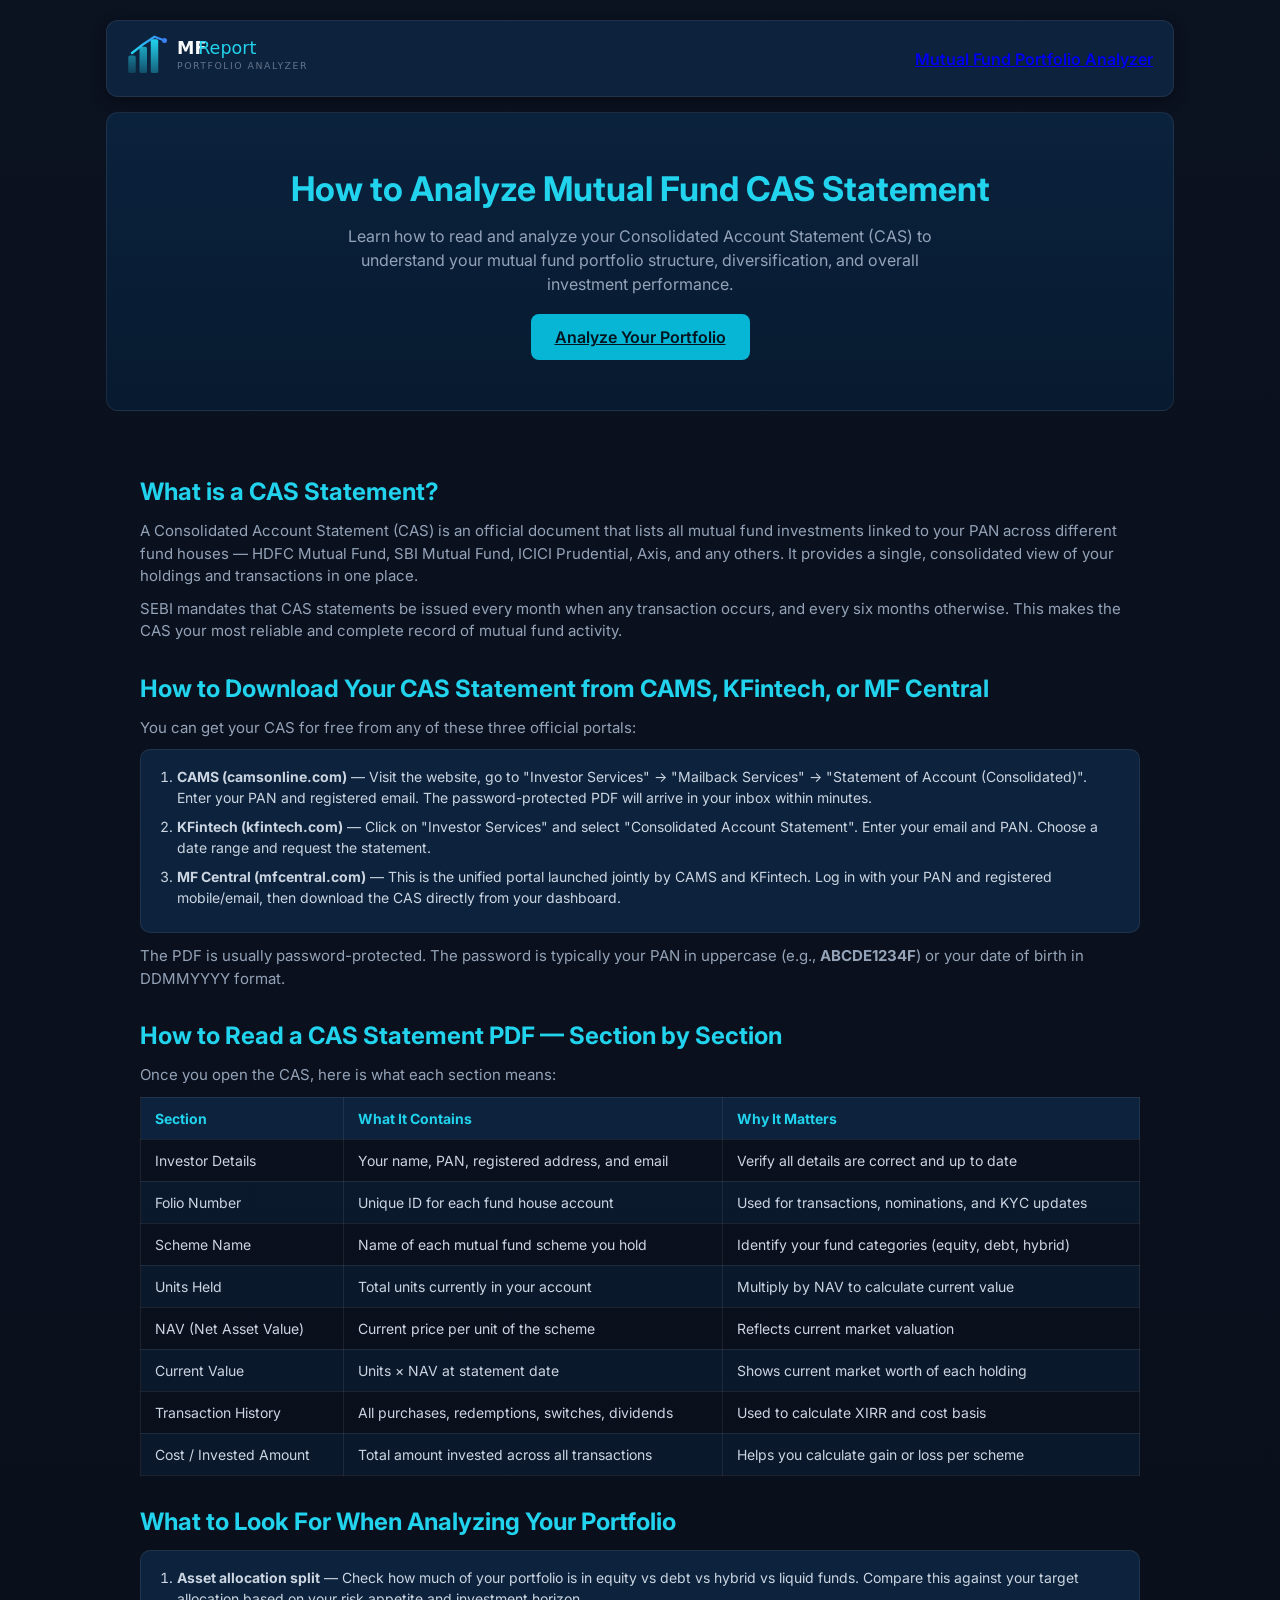
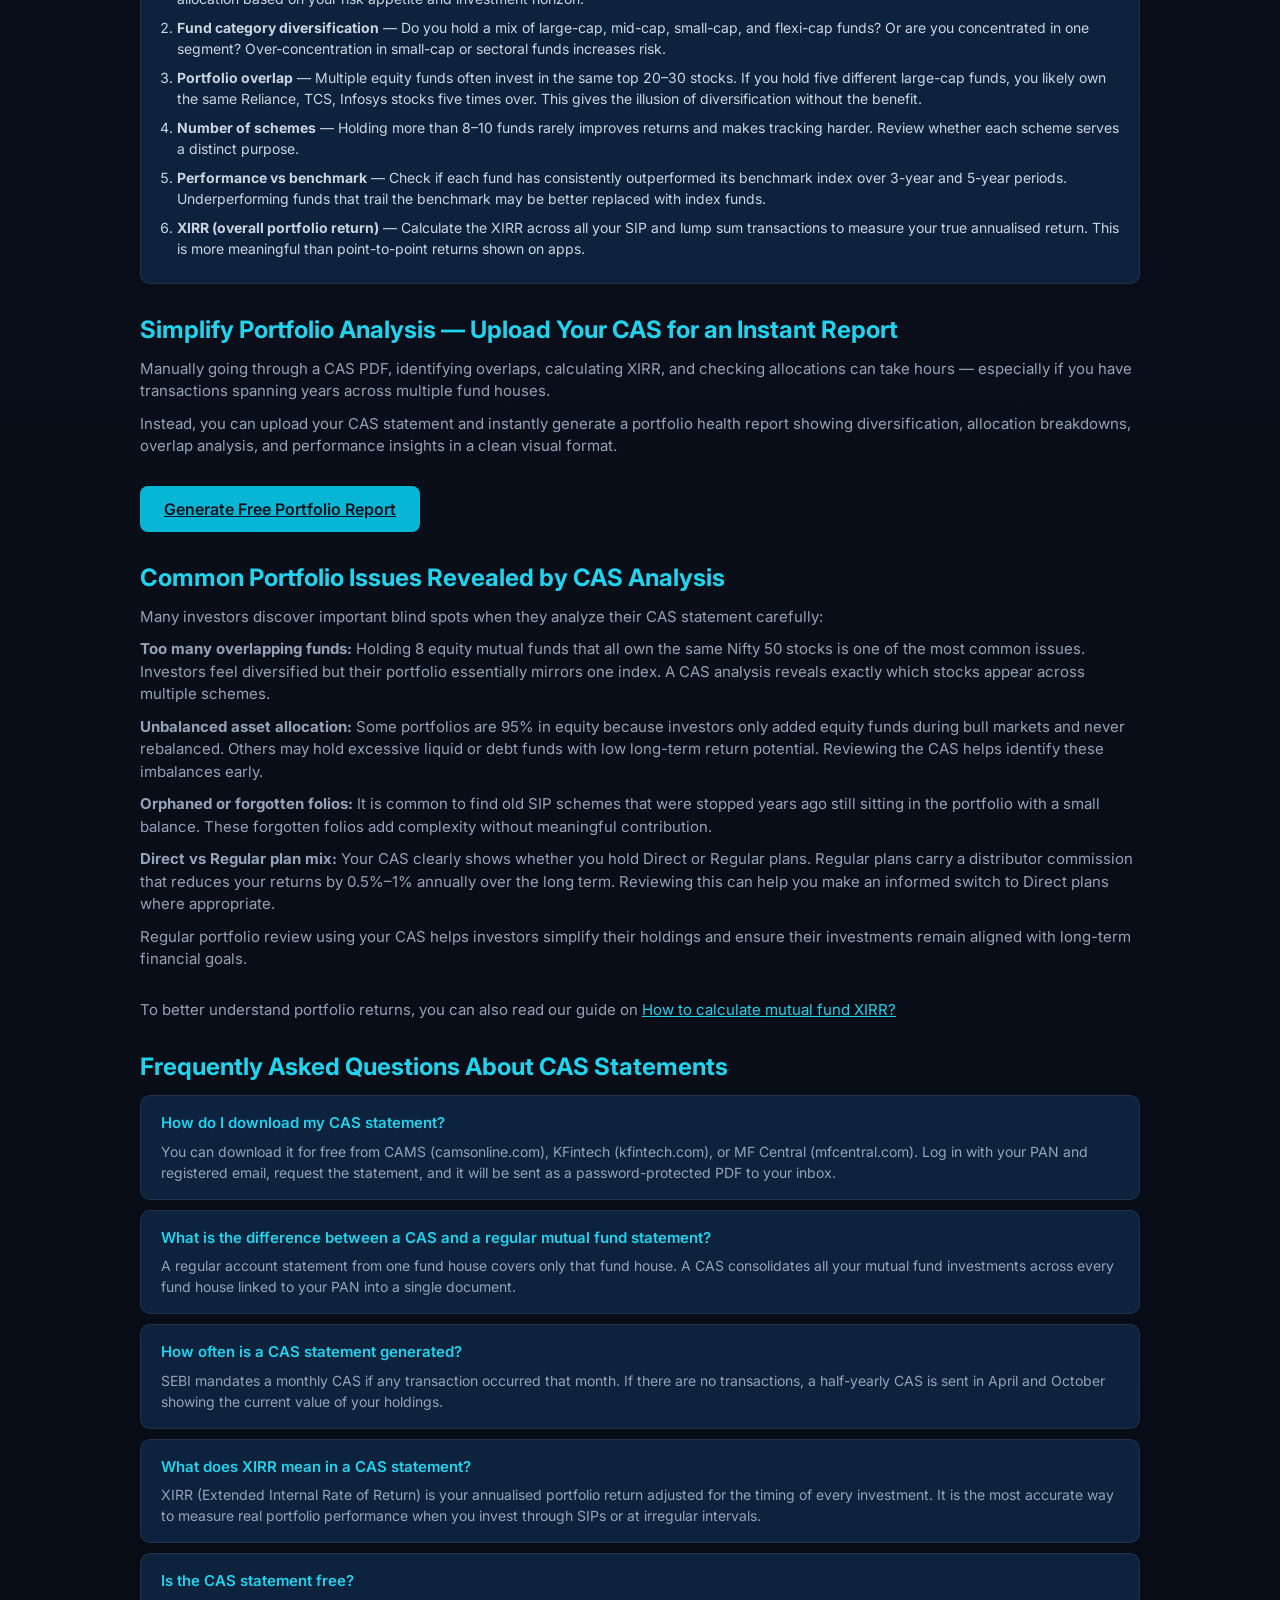
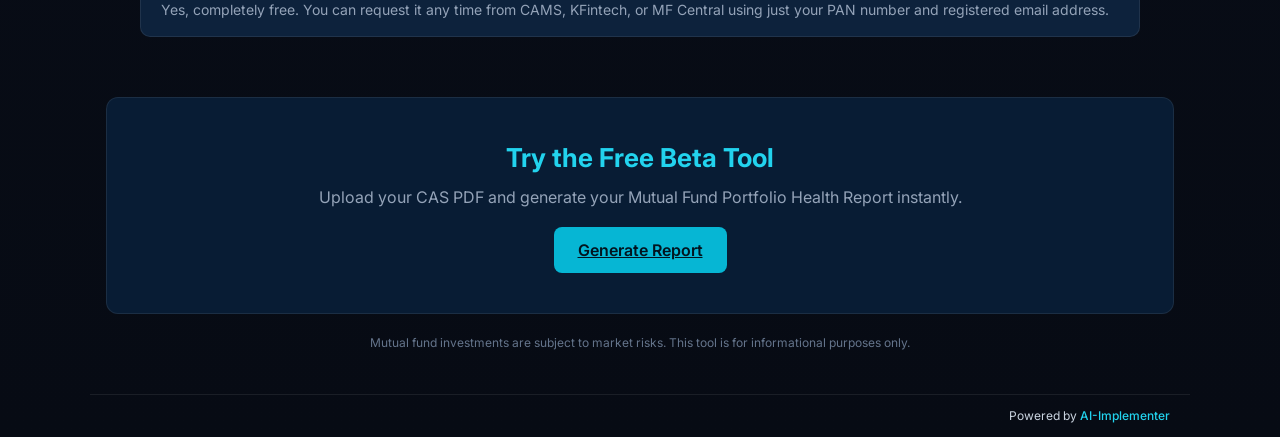
<file: how-to-analyze-mutual-fund-cas.html>
<!DOCTYPE html>
<html lang="en">
<head>

<meta charset="UTF-8">
<meta name="viewport" content="width=device-width, initial-scale=1.0">

<link rel="preconnect" href="https://fonts.googleapis.com">
<link rel="preconnect" href="https://fonts.gstatic.com" crossorigin>

<!-- Google Analytics -->
<script async src="https://www.googletagmanager.com/gtag/js?id=G-WTP1Q65GXV"></script>
<script>
window.dataLayer = window.dataLayer || [];
function gtag(){dataLayer.push(arguments);}
gtag('js', new Date());
gtag('config', 'G-WTP1Q65GXV');
</script>


<title>How to Analyze Mutual Fund CAS Statement | Portfolio Analysis Guide</title>

<meta name="description" content="Learn how to analyze your mutual fund CAS statement to understand portfolio allocation, diversification, and real portfolio performance.">

<!-- REMOVED: redundant robots meta (index,follow is default) -->

<link rel="canonical" href="https://mutualfundreport.netlify.app/how-to-analyze-mutual-fund-cas.html">
<link rel="icon" href="/favicon.ico">

<!-- FIX: Unified OG + Twitter image (removed space-in-filename URL) -->
<meta property="og:title" content="How to Analyze Mutual Fund CAS Statement">
<meta property="og:description" content="Step-by-step guide to understanding and analyzing your mutual fund CAS statement.">
<meta property="og:type" content="article">
<meta property="og:url" content="https://mutualfundreport.netlify.app/how-to-analyze-mutual-fund-cas.html">
<meta property="og:image" content="https://mutualfundreport.netlify.app/preview.png">

<meta name="twitter:card" content="summary_large_image">
<meta name="twitter:title" content="How to Analyze Mutual Fund CAS Statement">
<meta name="twitter:description" content="Understand how to read and analyze your mutual fund CAS statement for portfolio insights.">
<meta name="twitter:image" content="https://mutualfundreport.netlify.app/preview.png">


<link href="https://fonts.googleapis.com/css2?family=Inter:wght@400;500;600;700&display=swap" rel="stylesheet"/>

<link rel="stylesheet" href="/tailwind-custom.css">

<!-- UPDATED: Article schema + added FAQPage schema -->
<script type="application/ld+json">
{
  "@context": "https://schema.org",
  "@type": "Article",
  "headline": "How to Analyze Mutual Fund CAS Statement",
  "description": "Learn how to analyze your mutual fund CAS statement to understand portfolio allocation, diversification, and real portfolio performance.",
  "author": { "@type": "Organization", "name": "AI Implementer" },
  "publisher": { "@type": "Organization", "name": "AI Implementer" },
  "mainEntityOfPage": "https://mutualfundreport.netlify.app/how-to-analyze-mutual-fund-cas.html"
}
</script>

<script type="application/ld+json">
{
  "@context": "https://schema.org",
  "@type": "FAQPage",
  "mainEntity": [
    {
      "@type": "Question",
      "name": "How do I download my CAS statement?",
      "acceptedAnswer": {
        "@type": "Answer",
        "text": "You can download your CAS statement from CAMS (www.camsonline.com), KFintech (kfintech.com), or MF Central (mfcentral.com). Log in with your PAN and registered email to request the statement. You will receive a password-protected PDF on your registered email address."
      }
    },
    {
      "@type": "Question",
      "name": "What is the difference between a CAS and a mutual fund account statement?",
      "acceptedAnswer": {
        "@type": "Answer",
        "text": "A regular account statement from one fund house covers only that fund house's schemes. A CAS (Consolidated Account Statement) aggregates all your mutual fund holdings across all fund houses into a single document, giving you a complete view of your portfolio."
      }
    },
    {
      "@type": "Question",
      "name": "How often is a CAS statement generated?",
      "acceptedAnswer": {
        "@type": "Answer",
        "text": "SEBI mandates that a CAS is sent every month if there has been any transaction in that month. If there are no transactions, a half-yearly CAS is sent (in April and October) showing the current value of your holdings."
      }
    },
    {
      "@type": "Question",
      "name": "What does XIRR mean in a CAS statement?",
      "acceptedAnswer": {
        "@type": "Answer",
        "text": "XIRR (Extended Internal Rate of Return) is the annualised return on your mutual fund investments, accounting for the timing of each SIP or lump sum investment. It is the most accurate way to measure real portfolio performance when investments happen at irregular intervals."
      }
    },
    {
      "@type": "Question",
      "name": "Is the CAS statement free?",
      "acceptedAnswer": {
        "@type": "Answer",
        "text": "Yes, the CAS statement is completely free. You can request it at any time from CAMS, KFintech, or MF Central using your PAN number and registered email."
      }
    }
  ]
}
</script>

<style>

/* ================= ROOT VARIABLES ================= */

:root{
--text:#cbd5e1;
--panel-soft:#0d223c;
--border:rgba(255,255,255,0.08);
--accent:#22d3ee;
}

/* ================= GLOBAL ================= */

*{
margin:0;
padding:0;
box-sizing:border-box;
}

body{
margin:0;
font-family:Inter,system-ui,-apple-system,sans-serif;
background:
radial-gradient(600px 300px at 80% -10%,rgba(34,211,238,.15),transparent 60%),
linear-gradient(180deg,#0b1220,#070b14);
color:var(--text);
line-height:1.5;
min-height:100vh;
overflow-x:hidden;
}

p,li,span,div{
color:var(--text);
}

/* ================= PAGE ================= */

.page{
width:100%;
max-width:1100px;
margin:auto;
padding:20px 16px;
}

/* ================= HEADER ================= */

.header-bar{
display:flex;
align-items:center;
justify-content:space-between;
padding:12px 20px;
background:var(--panel-soft);
border:1px solid var(--border);
border-radius:12px;
margin-bottom:15px;
box-shadow:0 4px 14px rgba(0,0,0,.35);
}

.logo{
height:45px;
}

.user-area-header{
font-size:16px;
font-weight:600;
color:var(--text);
}

/* ================= HERO ================= */

.hero{
text-align:center;
padding:50px 20px;
background:linear-gradient(180deg,#0b223d,#071a2f);
border:1px solid var(--border);
border-radius:12px;
margin-bottom:25px;
}

.hero h1{
font-size:34px;
font-weight:700;
color:var(--accent);
margin-bottom:10px;
}

.hero p{
font-size:16px;
max-width:640px;
margin:auto;
color:#94a3b8;
}

/* ================= BUTTON ================= */

.btn{
display:inline-block;
margin-top:18px;
padding:11px 24px;
background:#06b6d4;
color:#02141f !important;
border-radius:8px;
font-weight:600;
transition:.2s;
}

.btn:hover{
background:#22d3ee;
}

/* ================= SECTIONS ================= */

.container{
max-width:1000px;
margin:auto;
padding:10px 0;
}

.section{
margin-top:28px;
}

.section h2{
font-size:24px;
margin-bottom:10px;
color:var(--accent);
}

.section p{
font-size:15px;
color:#94a3b8;
margin-bottom:10px;
}

/* ================= STEPS ================= */

.steps{
background:var(--panel-soft);
border:1px solid var(--border);
border-radius:10px;
padding:16px;
}

.steps ol{
padding-left:20px;
}

.steps li{
margin-bottom:8px;
font-size:14px;
color:#cbd5e1;
}

/* ================= FAQ ================= */

.faq-item{
background:var(--panel-soft);
border:1px solid var(--border);
border-radius:10px;
padding:16px 20px;
margin-bottom:10px;
}

.faq-item h3{
font-size:15px;
font-weight:600;
color:var(--accent);
margin-bottom:6px;
}

.faq-item p{
font-size:14px;
color:#94a3b8;
margin:0;
}

/* ================= INFO TABLE ================= */

.info-table{
width:100%;
border-collapse:collapse;
margin-top:10px;
font-size:14px;
}

.info-table th{
background:#0d223c;
color:var(--accent);
padding:10px 14px;
text-align:left;
border:1px solid var(--border);
}

.info-table td{
padding:10px 14px;
border:1px solid var(--border);
color:#cbd5e1;
vertical-align:top;
}

.info-table tr:nth-child(even) td{
background:rgba(13,34,60,0.5);
}

/* ================= CTA ================= */

.cta-section{
text-align:center;
background:#081c34;
padding:40px 20px;
margin-top:40px;
border:1px solid var(--border);
border-radius:12px;
}

.cta-section h2{
font-size:26px;
margin-bottom:8px;
color:var(--accent);
}

.cta-section p{
color:#94a3b8;
}

/* ================= FOOTER ================= */

.footer{
text-align:center;
font-size:12px;
color:#64748b;
padding:20px;
}

.footer-bar{
display:flex;
justify-content:flex-end;
align-items:center;
padding:12px 20px;
font-size:12px;
border-top:1px solid var(--border);
margin-top:2px;
color:#22d3ee;
max-width:1100px;
margin-left:auto;
margin-right:auto;
}

.powered-by-link{
color:#22d3ee;
font-weight:500;
text-decoration:none;
}

</style>

</head>

<body>

<div class="page">

<div class="header-bar">

<a href="https://mutualfundreport.netlify.app/" target="_blank">
<img class="logo" src="/images/logo-compact.svg" alt="MFReport – Portfolio Analyzer">
</a>

<div class="user-area-header">
<a href="https://ai-implementer.netlify.app/#smart-portfolio-review" target="_blank">
Mutual Fund Portfolio Analyzer
</a>
</div>

</div>

<section class="hero">

<h1>How to Analyze Mutual Fund CAS Statement</h1>

<p>
Learn how to read and analyze your Consolidated Account Statement (CAS) to understand your mutual fund portfolio structure, diversification, and overall investment performance.
</p>

<a class="btn" href="https://mutualfundreport.netlify.app/" target="_blank">
Analyze Your Portfolio
</a>

</section>

<div class="container">

<!-- SECTION 1: What is CAS -->
<section class="section">

<h2>What is a CAS Statement?</h2>

<p>
A Consolidated Account Statement (CAS) is an official document that lists all mutual fund investments linked to your PAN across different fund houses — HDFC Mutual Fund, SBI Mutual Fund, ICICI Prudential, Axis, and any others. It provides a single, consolidated view of your holdings and transactions in one place.
</p>

<p>
SEBI mandates that CAS statements be issued every month when any transaction occurs, and every six months otherwise. This makes the CAS your most reliable and complete record of mutual fund activity.
</p>

</section>

<!-- SECTION 2: How to Download CAS -->
<section class="section">

<h2>How to Download Your CAS Statement from CAMS, KFintech, or MF Central</h2>

<p>
You can get your CAS for free from any of these three official portals:
</p>

<div class="steps">
<ol>
  <li><strong>CAMS (camsonline.com)</strong> — Visit the website, go to "Investor Services" → "Mailback Services" → "Statement of Account (Consolidated)". Enter your PAN and registered email. The password-protected PDF will arrive in your inbox within minutes.</li>
  <li><strong>KFintech (kfintech.com)</strong> — Click on "Investor Services" and select "Consolidated Account Statement". Enter your email and PAN. Choose a date range and request the statement.</li>
  <li><strong>MF Central (mfcentral.com)</strong> — This is the unified portal launched jointly by CAMS and KFintech. Log in with your PAN and registered mobile/email, then download the CAS directly from your dashboard.</li>
</ol>
</div>

<p style="margin-top:12px;">
The PDF is usually password-protected. The password is typically your PAN in uppercase (e.g., <strong>ABCDE1234F</strong>) or your date of birth in DDMMYYYY format.
</p>

</section>

<!-- SECTION 3: How to Read CAS -->
<section class="section">

<h2>How to Read a CAS Statement PDF — Section by Section</h2>

<p>
Once you open the CAS, here is what each section means:
</p>

<table class="info-table">
  <thead>
    <tr>
      <th>Section</th>
      <th>What It Contains</th>
      <th>Why It Matters</th>
    </tr>
  </thead>
  <tbody>
    <tr>
      <td>Investor Details</td>
      <td>Your name, PAN, registered address, and email</td>
      <td>Verify all details are correct and up to date</td>
    </tr>
    <tr>
      <td>Folio Number</td>
      <td>Unique ID for each fund house account</td>
      <td>Used for transactions, nominations, and KYC updates</td>
    </tr>
    <tr>
      <td>Scheme Name</td>
      <td>Name of each mutual fund scheme you hold</td>
      <td>Identify your fund categories (equity, debt, hybrid)</td>
    </tr>
    <tr>
      <td>Units Held</td>
      <td>Total units currently in your account</td>
      <td>Multiply by NAV to calculate current value</td>
    </tr>
    <tr>
      <td>NAV (Net Asset Value)</td>
      <td>Current price per unit of the scheme</td>
      <td>Reflects current market valuation</td>
    </tr>
    <tr>
      <td>Current Value</td>
      <td>Units × NAV at statement date</td>
      <td>Shows current market worth of each holding</td>
    </tr>
    <tr>
      <td>Transaction History</td>
      <td>All purchases, redemptions, switches, dividends</td>
      <td>Used to calculate XIRR and cost basis</td>
    </tr>
    <tr>
      <td>Cost / Invested Amount</td>
      <td>Total amount invested across all transactions</td>
      <td>Helps you calculate gain or loss per scheme</td>
    </tr>
  </tbody>
</table>

</section>

<!-- SECTION 4: What to look for -->
<section class="section">

<h2>What to Look For When Analyzing Your Portfolio</h2>

<div class="steps">
<ol>
  <li><strong>Asset allocation split</strong> — Check how much of your portfolio is in equity vs debt vs hybrid vs liquid funds. Compare this against your target allocation based on your risk appetite and investment horizon.</li>
  <li><strong>Fund category diversification</strong> — Do you hold a mix of large-cap, mid-cap, small-cap, and flexi-cap funds? Or are you concentrated in one segment? Over-concentration in small-cap or sectoral funds increases risk.</li>
  <li><strong>Portfolio overlap</strong> — Multiple equity funds often invest in the same top 20–30 stocks. If you hold five different large-cap funds, you likely own the same Reliance, TCS, Infosys stocks five times over. This gives the illusion of diversification without the benefit.</li>
  <li><strong>Number of schemes</strong> — Holding more than 8–10 funds rarely improves returns and makes tracking harder. Review whether each scheme serves a distinct purpose.</li>
  <li><strong>Performance vs benchmark</strong> — Check if each fund has consistently outperformed its benchmark index over 3-year and 5-year periods. Underperforming funds that trail the benchmark may be better replaced with index funds.</li>
  <li><strong>XIRR (overall portfolio return)</strong> — Calculate the XIRR across all your SIP and lump sum transactions to measure your true annualised return. This is more meaningful than point-to-point returns shown on apps.</li>
</ol>
</div>

</section>

<!-- SECTION 5: Simplify -->
<section class="section">

<h2>Simplify Portfolio Analysis — Upload Your CAS for an Instant Report</h2>

<p>
Manually going through a CAS PDF, identifying overlaps, calculating XIRR, and checking allocations can take hours — especially if you have transactions spanning years across multiple fund houses.
</p>

<p>
Instead, you can upload your CAS statement and instantly generate a portfolio health report showing diversification, allocation breakdowns, overlap analysis, and performance insights in a clean visual format.
</p>

<a class="btn" href="https://mutualfundreport.netlify.app/" target="_blank">
Generate Free Portfolio Report
</a>

</section>

<!-- SECTION 6: Common issues -->
<section class="section">

<h2>Common Portfolio Issues Revealed by CAS Analysis</h2>

<p>
Many investors discover important blind spots when they analyze their CAS statement carefully:
</p>

<p>
<strong>Too many overlapping funds:</strong> Holding 8 equity mutual funds that all own the same Nifty 50 stocks is one of the most common issues. Investors feel diversified but their portfolio essentially mirrors one index. A CAS analysis reveals exactly which stocks appear across multiple schemes.
</p>

<p>
<strong>Unbalanced asset allocation:</strong> Some portfolios are 95% in equity because investors only added equity funds during bull markets and never rebalanced. Others may hold excessive liquid or debt funds with low long-term return potential. Reviewing the CAS helps identify these imbalances early.
</p>

<p>
<strong>Orphaned or forgotten folios:</strong> It is common to find old SIP schemes that were stopped years ago still sitting in the portfolio with a small balance. These forgotten folios add complexity without meaningful contribution.
</p>

<p>
<strong>Direct vs Regular plan mix:</strong> Your CAS clearly shows whether you hold Direct or Regular plans. Regular plans carry a distributor commission that reduces your returns by 0.5%–1% annually over the long term. Reviewing this can help you make an informed switch to Direct plans where appropriate.
</p>

<p>
Regular portfolio review using your CAS helps investors simplify their holdings and ensure their investments remain aligned with long-term financial goals.
</p>

</section>

<p style="margin-top:28px; font-size:15px; color:#94a3b8;">
To better understand portfolio returns, you can also read our guide on
<a href="/how-to-calculate-mutual-fund-xirr.html" style="color:var(--accent);">How to calculate mutual fund XIRR?</a>
</p>

<!-- SECTION 7: FAQ -->
<section class="section">

<h2>Frequently Asked Questions About CAS Statements</h2>

<div class="faq-item">
  <h3>How do I download my CAS statement?</h3>
  <p>You can download it for free from CAMS (camsonline.com), KFintech (kfintech.com), or MF Central (mfcentral.com). Log in with your PAN and registered email, request the statement, and it will be sent as a password-protected PDF to your inbox.</p>
</div>

<div class="faq-item">
  <h3>What is the difference between a CAS and a regular mutual fund statement?</h3>
  <p>A regular account statement from one fund house covers only that fund house. A CAS consolidates all your mutual fund investments across every fund house linked to your PAN into a single document.</p>
</div>

<div class="faq-item">
  <h3>How often is a CAS statement generated?</h3>
  <p>SEBI mandates a monthly CAS if any transaction occurred that month. If there are no transactions, a half-yearly CAS is sent in April and October showing the current value of your holdings.</p>
</div>

<div class="faq-item">
  <h3>What does XIRR mean in a CAS statement?</h3>
  <p>XIRR (Extended Internal Rate of Return) is your annualised portfolio return adjusted for the timing of every investment. It is the most accurate way to measure real portfolio performance when you invest through SIPs or at irregular intervals.</p>
</div>

<div class="faq-item">
  <h3>Is the CAS statement free?</h3>
  <p>Yes, completely free. You can request it any time from CAMS, KFintech, or MF Central using just your PAN number and registered email address.</p>
</div>

</section>

</div>

<section class="cta-section">

<h2>Try the Free Beta Tool</h2>

<p>Upload your CAS PDF and generate your Mutual Fund Portfolio Health Report instantly.</p>

<a class="btn" href="https://mutualfundreport.netlify.app/" target="_blank">
Generate Report
</a>

</section>

<div class="footer">
Mutual fund investments are subject to market risks. This tool is for informational purposes only.
</div>

</div>

<footer class="footer-bar">
<div>
Powered by
<a class="powered-by-link" href="https://ai-implementer.netlify.app/" target="_blank">
AI-Implementer
</a>
</div>
</footer>

</body>
</html>
</file>
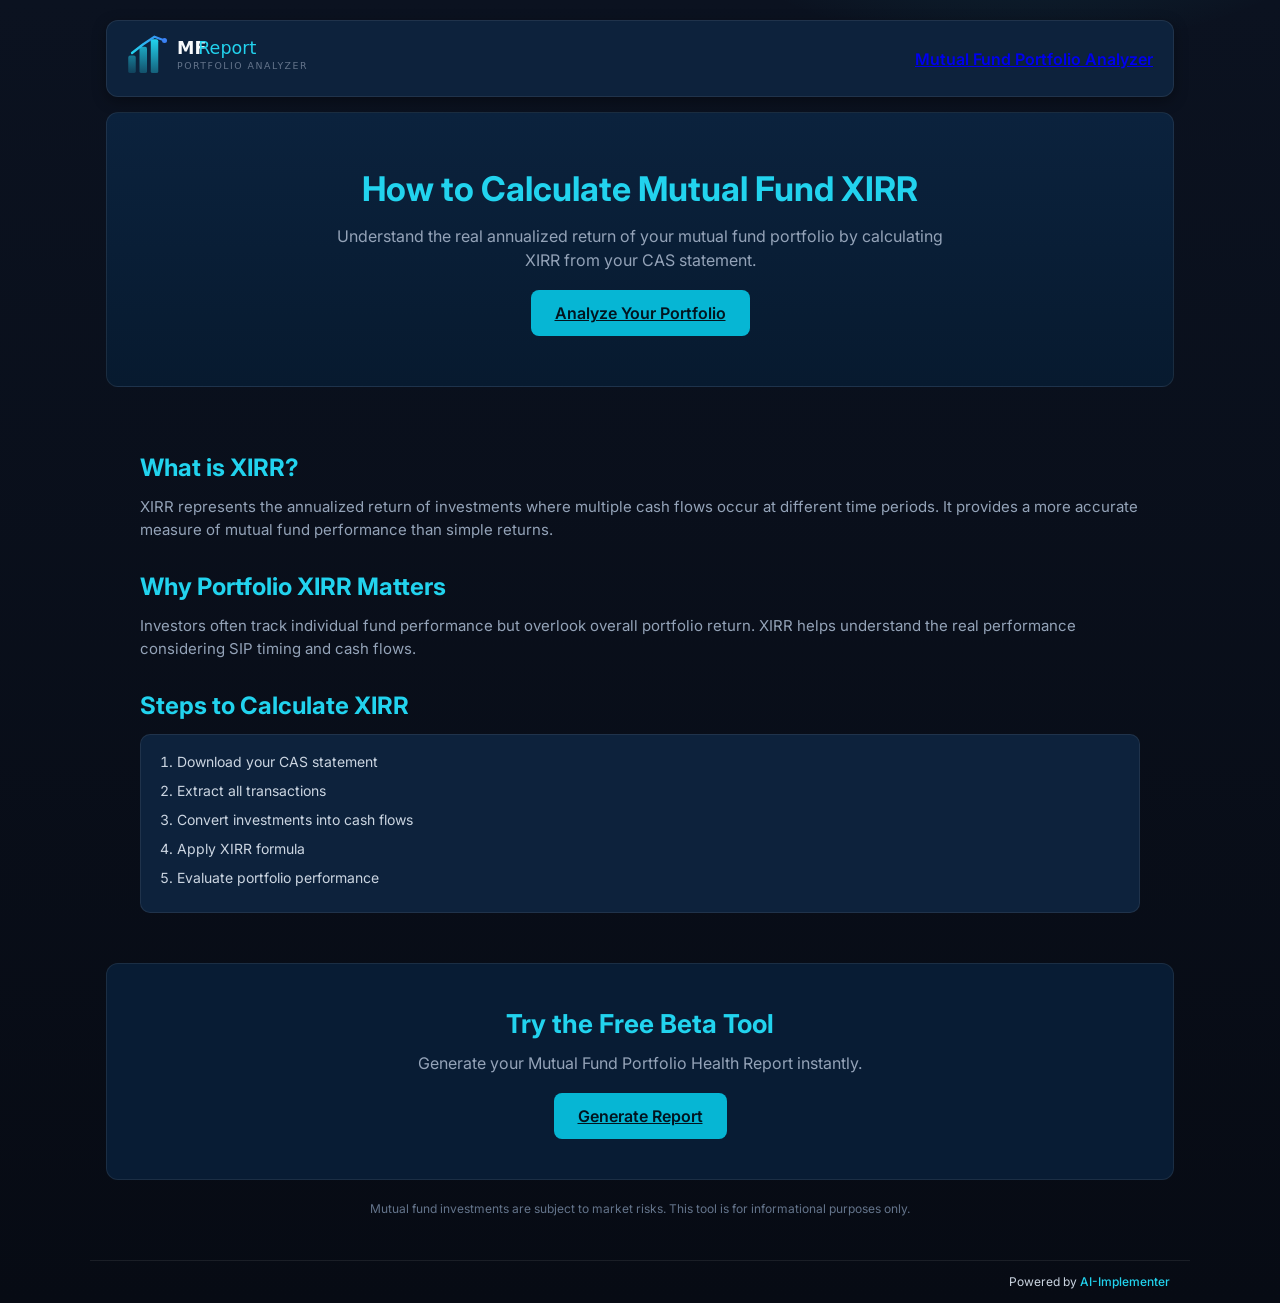
<file: how-to-calculate-mutual-fund-xirr.html>
<!DOCTYPE html>
<html lang="en">
<head>

<meta charset="UTF-8">
<meta name="viewport" content="width=device-width, initial-scale=1.0">
<link rel="preconnect" href="https://fonts.googleapis.com">
<link rel="preconnect" href="https://fonts.gstatic.com" crossorigin>

<!-- Google Analytics -->
<script async src="https://www.googletagmanager.com/gtag/js?id=G-WTP1Q65GXV"></script>
<script>
window.dataLayer = window.dataLayer || [];
function gtag(){dataLayer.push(arguments);}
gtag('js', new Date());
gtag('config', 'G-WTP1Q65GXV');
</script>

<title>How to Calculate Mutual Fund XIRR from CAS | Portfolio Analysis Guide</title>

<meta name="description" content="Learn how to calculate mutual fund portfolio XIRR using your CAS statement. Understand real portfolio performance and analyze diversification.">

<meta name="robots" content="index, follow">

<link rel="canonical" href="https://mutualfundreport.netlify.app/how-to-calculate-mutual-fund-xirr.html">

<meta property="og:title" content="How to Calculate Mutual Fund XIRR from CAS">
<meta property="og:description" content="Step-by-step guide to calculate real mutual fund portfolio XIRR from your CAS statement.">
<meta property="og:type" content="article">
<meta property="og:url" content="https://mutualfundreport.netlify.app/how-to-calculate-mutual-fund-xirr.html">
<meta property="og:image" content="https://mutualfundreport.netlify.app/preview.png">

<meta name="twitter:card" content="summary_large_image">
<meta name="twitter:title" content="How to Calculate Mutual Fund XIRR from CAS">
<meta name="twitter:description" content="Understand real portfolio returns using XIRR calculated from CAS statements.">
<meta name="twitter:image" content="https://mutualfundreport.netlify.app/preview.png">

<script type="application/ld+json">
{
  "@context": "https://schema.org",
  "@type": "Article",
  "headline": "How to Calculate Mutual Fund XIRR from CAS",
  "description": "Learn how to calculate mutual fund portfolio XIRR using your CAS statement. Understand real portfolio performance and analyze diversification.",
  "author": { "@type": "Organization", "name": "AI Implementer" },
  "publisher": { "@type": "Organization", "name": "AI Implementer" },
  "mainEntityOfPage": "https://mutualfundreport.netlify.app/how-to-calculate-mutual-fund-xirr.html"
}
</script>

<link rel="icon" href="/favicon.ico">

<link href="https://fonts.googleapis.com/css2?family=Inter:wght@400;500;600;700&display=swap" rel="stylesheet"/>

<link rel="stylesheet" href="/tailwind-custom.css">

<style>

/* ================= ROOT VARIABLES ================= */

:root{
--text:#cbd5e1;
--panel-soft:#0d223c;
--border:rgba(255,255,255,0.08);
--accent:#22d3ee;
}

/* ================= GLOBAL ================= */

*{
margin:0;
padding:0;
box-sizing:border-box;
}

body{
margin:0;
font-family:Inter,system-ui,-apple-system,sans-serif;
background:
radial-gradient(600px 300px at 80% -10%,rgba(34,211,238,.15),transparent 60%),
linear-gradient(180deg,#0b1220,#070b14);
color:var(--text);
line-height:1.5;
min-height:100vh;
overflow-x:hidden;
}

p,li,span,div{
color:var(--text);
}

/* ================= PAGE ================= */

.page{
width:100%;
max-width:1100px;
margin:auto;
padding:20px 16px;
}

/* ================= HEADER ================= */

.header-bar{
display:flex;
align-items:center;
justify-content:space-between;
padding:12px 20px;
background:var(--panel-soft);
border:1px solid var(--border);
border-radius:12px;
margin-bottom:15px;
box-shadow:0 4px 14px rgba(0,0,0,.35);
}

.logo{
height:45px;
}

.user-area-header{
font-size:16px;
font-weight:600;
color:var(--text);
}

/* ================= HERO ================= */

.hero{
text-align:center;
padding:50px 20px;
background:linear-gradient(180deg,#0b223d,#071a2f);
border:1px solid var(--border);
border-radius:12px;
margin-bottom:25px;
}

.hero h1{
font-size:34px;
font-weight:700;
color:var(--accent);
margin-bottom:10px;
}

.hero p{
font-size:16px;
max-width:640px;
margin:auto;
color:#94a3b8;
}

/* ================= BUTTON ================= */

.btn{
display:inline-block;
margin-top:18px;
padding:11px 24px;
background:#06b6d4;
color:#02141f !important;
border-radius:8px;
font-weight:600;
transition:.2s;
}

.btn:hover{
background:#22d3ee;
}

/* ================= SECTIONS ================= */

.container{
max-width:1000px;
margin:auto;
padding:10px 0;
}

.section{
margin-top:28px;
}

.section h2{
font-size:24px;
margin-bottom:10px;
color:var(--accent);
}

.section p{
font-size:15px;
color:#94a3b8;
margin-bottom:10px;
}

/* ================= STEPS ================= */

.steps{
background:var(--panel-soft);
border:1px solid var(--border);
border-radius:10px;
padding:16px;
}

.steps ol{
padding-left:20px;
}

.steps li{
margin-bottom:8px;
font-size:14px;
color:#cbd5e1;
}

/* ================= CTA ================= */

.cta-section{
text-align:center;
background:#081c34;
padding:40px 20px;
margin-top:40px;
border:1px solid var(--border);
border-radius:12px;
}

.cta-section h2{
font-size:26px;
margin-bottom:8px;
color:var(--accent);
}

.cta-section p{
color:#94a3b8;
}

/* ================= FOOTER ================= */

.footer{
text-align:center;
font-size:12px;
color:#64748b;
padding:20px;
}

.footer-bar{
display:flex;
justify-content:flex-end;
align-items:center;
padding:12px 20px;
font-size:12px;
border-top:1px solid var(--border);
margin-top:2px;
color:#22d3ee;
max-width:1100px;
margin-left:auto;
margin-right:auto;
}

.powered-by-link{
color:#22d3ee;
font-weight:500;
text-decoration:none;
}

</style>

</head>

<body>

<div class="page">

<div class="header-bar">

<a href="https://mutualfundreport.netlify.app/" target="_blank">
<img class="logo" src="/images/logo-compact.svg" alt="MFReport – Portfolio Analyzer">
</a>

<div class="user-area-header">
<a href="https://ai-implementer.netlify.app/#smart-portfolio-review" target="_blank">
Mutual Fund Portfolio Analyzer
</a>
</div>

</div>

<section class="hero">

<h1>How to Calculate Mutual Fund XIRR</h1>

<p>
Understand the real annualized return of your mutual fund portfolio by calculating XIRR from your CAS statement.
</p>

<a class="btn" href="https://mutualfundreport.netlify.app/" target="_blank">
Analyze Your Portfolio
</a>

</section>

<div class="container">

<section class="section">

<h2>What is XIRR?</h2>

<p>
XIRR represents the annualized return of investments where multiple cash flows occur at different time periods. It provides a more accurate measure of mutual fund performance than simple returns.
</p>

</section>

<section class="section">

<h2>Why Portfolio XIRR Matters</h2>

<p>
Investors often track individual fund performance but overlook overall portfolio return. XIRR helps understand the real performance considering SIP timing and cash flows.
</p>

</section>

<section class="section">

<h2>Steps to Calculate XIRR</h2>

<div class="steps">

<ol>
<li>Download your CAS statement</li>
<li>Extract all transactions</li>
<li>Convert investments into cash flows</li>
<li>Apply XIRR formula</li>
<li>Evaluate portfolio performance</li>
</ol>

</div>

</section>

</div>

<section class="cta-section">

<h2>Try the Free Beta Tool</h2>

<p>Generate your Mutual Fund Portfolio Health Report instantly.</p>

<a class="btn" href="https://mutualfundreport.netlify.app/" target="_blank">
Generate Report
</a>

</section>

<div class="footer">
Mutual fund investments are subject to market risks. This tool is for informational purposes only.
</div>

</div>

<footer class="footer-bar">
<div>
Powered by
<a class="powered-by-link" href="https://ai-implementer.netlify.app/" target="_blank">
AI-Implementer
</a>
</div>
</footer>

</body>
</html>
</file>
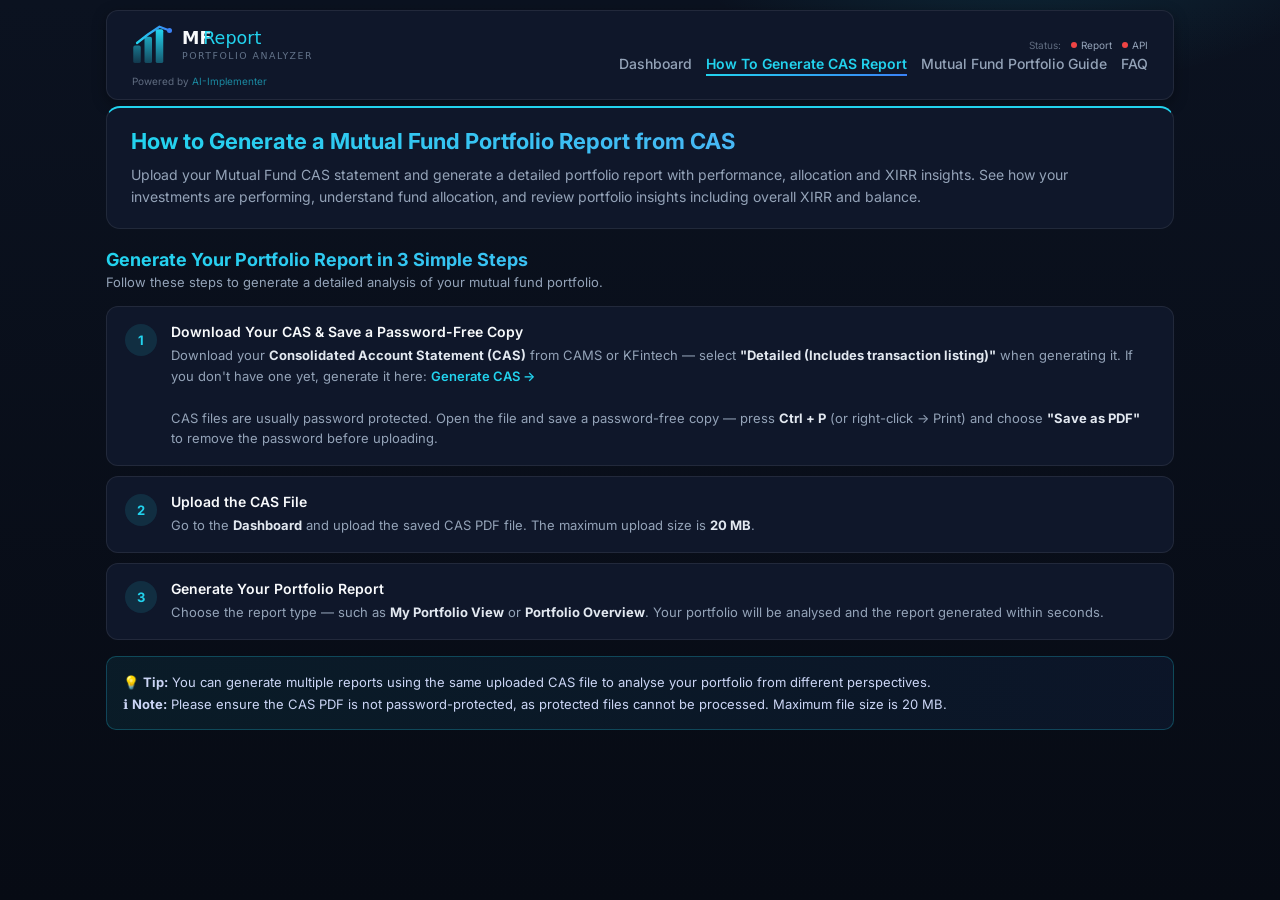
<file: howto.html>
<!DOCTYPE html>
<html lang="en">
<head>
<meta charset="UTF-8">
<script async src="https://www.googletagmanager.com/gtag/js?id=G-WTP1Q65GXV"></script>
<script>
  window.dataLayer = window.dataLayer || [];
  function gtag(){dataLayer.push(arguments);}
  gtag('js', new Date());
  gtag('config', 'G-WTP1Q65GXV');
</script>
<meta name="viewport" content="width=device-width, initial-scale=1">
<link rel="preconnect" href="https://fonts.googleapis.com">
<link rel="preconnect" href="https://fonts.gstatic.com" crossorigin>
<link rel="sitemap" type="application/xml" href="/sitemap.xml">

<title>How to Generate a Mutual Fund Portfolio Report from CAS</title>
<meta name="description" content="Step-by-step guide to download your CAS statement and generate a free mutual fund portfolio report with XIRR, allocation and performance insights.">
<link rel="canonical" href="https://mutualfundreport.netlify.app/howto.html">
<meta name="robots" content="index, follow">
<meta name="twitter:card" content="summary_large_image">
<meta name="twitter:title" content="How to Generate a Mutual Fund Portfolio Report from CAS">
<meta name="twitter:description" content="Step-by-step guide to download your CAS statement and generate a free mutual fund portfolio report with XIRR and allocation insights.">
<meta name="twitter:image" content="https://mutualfundreport.netlify.app/preview.png">
<meta property="og:title" content="How to Generate a Mutual Fund Portfolio Report from CAS">
<meta property="og:description" content="Step-by-step guide to download your CAS statement and generate a free mutual fund portfolio report with XIRR and allocation insights.">
<meta property="og:type" content="article">
<meta property="og:url" content="https://mutualfundreport.netlify.app/howto.html">
<meta property="og:image" content="https://mutualfundreport.netlify.app/preview.png">
<link rel="icon" href="/favicon.ico">

<link href="https://fonts.googleapis.com/css2?family=Inter:wght@400;500;600;700&display=swap" rel="stylesheet"/>
<script src="config.js"></script>

<style>
:root{
  --bg:#0b0f1a; --panel:#111827; --panel-soft:#0f172a;
  --border:rgba(255,255,255,.08); --text:#f8fafc; --muted:#94a3b8;
  --accent:#22d3ee; --accent-2:#3b82f6; --success:#22c55e;
  --error:#ef4444; --radius:14px;
}
*{box-sizing:border-box}
body{
  font-size:15px; margin:0;
  font-family:Inter,system-ui,-apple-system,sans-serif;
  background:
    radial-gradient(600px 300px at 80% -10%,rgba(34,211,238,.15),transparent 60%),
    linear-gradient(180deg,#0b1220,#070b14);
  color:var(--text); min-height:100vh;
}
.page{ width:100%; max-width:1100px; margin:auto; padding:10px 16px; }

/* HEADER */
.header-bar{
  display:flex; flex-wrap:wrap; align-items:center;
  justify-content:space-between; padding:12px 25px;
  background:var(--panel-soft); border:1px solid var(--border);
  border-radius:12px; margin-bottom:6px;
  box-shadow:0 4px 14px rgba(0,0,0,.35); gap:10px;
}
.logo{ height:45px; max-width:100%; }
.top-menu{ display:flex; flex-wrap:wrap; align-items:center; gap:14px; justify-content:flex-end; }
.menu-link{
  color:var(--muted); text-decoration:none; font-size:14px; font-weight:500;
  background:transparent; border:none; cursor:pointer; transition:.25s ease; position:relative;
}
.menu-link:hover{ color:var(--accent) }
.menu-link::after{
  content:""; position:absolute; left:0; bottom:-4px;
  width:0; height:2px;
  background:linear-gradient(90deg,var(--accent),var(--accent-2));
  transition:width .3s ease;
}
.menu-link:hover::after{ width:100% }
.menu-link.active{ color:var(--accent); font-weight:600 }
.menu-link.active::after{ width:100% }

/* STATUS DOTS PULSE */
@keyframes status-pulse {
  0%, 100% { opacity: 1; transform: scale(1); }
  50% { opacity: .4; transform: scale(.7); }
}
.status-dot { animation: status-pulse 1.5s ease-in-out infinite; }

/* PAGE HERO */
.page-hero{
  background:var(--panel-soft); border:1px solid var(--border);
  border-top:2px solid var(--accent); border-radius:var(--radius);
  padding:20px 24px; margin-bottom:20px;
}
.page-hero h1{
  font-size:22px; font-weight:700; line-height:1.25; margin:0 0 8px;
  background:linear-gradient(90deg,#22d3ee,#60a5fa);
  -webkit-background-clip:text; -webkit-text-fill-color:transparent; background-clip:text;
}
.page-hero p{ font-size:14px; color:var(--muted); margin:0; line-height:1.6; }

/* SECTION HEADER */
.section-title{
  font-size:18px; font-weight:700; margin:0 0 4px;
  background:linear-gradient(90deg,#22d3ee,#60a5fa);
  -webkit-background-clip:text; -webkit-text-fill-color:transparent; background-clip:text;
}
.section-sub{ font-size:13px; color:var(--muted); margin:0 0 16px; }

/* STEP CARDS */
.steps-list{ display:flex; flex-direction:column; gap:10px; }
.step-card{
  background:var(--panel-soft); border:1px solid var(--border);
  border-radius:12px; padding:16px 18px;
  display:flex; align-items:flex-start; gap:14px;
}
.step-num{
  width:32px; height:32px; border-radius:50%; flex-shrink:0;
  background:rgba(34,211,238,.12);
  display:flex; align-items:center; justify-content:center;
  font-size:13px; font-weight:700; color:var(--accent);
  margin-top:1px;
}
.step-title{ font-size:14px; font-weight:600; color:var(--text); margin:0 0 5px; }
.step-desc{ font-size:13px; color:var(--muted); line-height:1.6; margin:0; }
.step-desc a{ color:var(--accent); font-weight:600; text-decoration:none; }
.step-desc a:hover{ text-decoration:underline; }
.step-desc b{ color:#e2e8f0; }

/* TIP BOX */
.tip-box{
  margin-top:16px; padding:14px 16px; border-radius:10px;
  background:linear-gradient(90deg,rgba(34,211,238,.08),rgba(59,130,246,.08));
  border:1px solid rgba(34,211,238,.25);
  font-size:13px; color:#cbd5f5; line-height:1.7;
}

/* FOOTER */
.footer-bar{ display:none; }

@media(max-width:768px){
  .page{ padding:16px 12px; }
  .header-bar{ flex-direction:column; align-items:center; text-align:center; gap:10px; }
  .page-hero h1{ font-size:18px; }
}
</style>
</head>

<body>
<div class="page">

  <!-- HEADER -->
  <div class="header-bar">
    <div style="display:flex;flex-direction:column;align-items:flex-start;gap:3px;">
      <a href="index.html">
        <img class="logo" src="/images/logo-compact.svg" alt="MFReport – Portfolio Analyzer">
      </a>
      <span style="font-size:10px;color:var(--muted);opacity:.6;">Powered by <a href="https://ai-implementer.netlify.app/" target="_blank" rel="noopener" style="color:var(--accent);text-decoration:none;">AI-Implementer</a></span>
    </div>
    <div style="display:flex;flex-direction:column;align-items:flex-end;gap:4px;">
      <div style="display:flex;align-items:center;gap:10px;">
        <span style="font-size:10px;color:var(--muted);opacity:.6;">Status:</span>
        <div id="portfolioServiceStatus" style="display:flex;align-items:center;gap:4px;">
          <span class="status-dot" style="width:6px;height:6px;border-radius:50%;background:#6b7280;flex-shrink:0;display:inline-block;"></span>
          <span style="font-size:10px;color:var(--muted);">Report</span>
        </div>
        <div id="mfapiStatus" style="display:flex;align-items:center;gap:4px;">
          <span class="status-dot" style="width:6px;height:6px;border-radius:50%;background:#6b7280;flex-shrink:0;display:inline-block;"></span>
          <span style="font-size:10px;color:var(--muted);">API</span>
        </div>
      </div>
      <div class="top-menu">
        <a href="index.html"                             class="menu-link">Dashboard</a>
        <a href="howto.html"                             class="menu-link active" onclick="return false;">How To Generate CAS Report</a>
        <a href="analyze-mutual-fund-portfolio-cas.html" class="menu-link">Mutual Fund Portfolio Guide</a>
        <a href="faq.html"                               class="menu-link">FAQ</a>
      </div>
    </div>
  </div>

  <!-- PAGE HERO -->
  <div class="page-hero">
    <h1>How to Generate a Mutual Fund Portfolio Report from CAS</h1>
    <p>Upload your Mutual Fund CAS statement and generate a detailed portfolio report with performance, allocation and XIRR insights. See how your investments are performing, understand fund allocation, and review portfolio insights including overall XIRR and balance.</p>
  </div>

  <!-- STEPS SECTION -->
  <div class="section-title">Generate Your Portfolio Report in 3 Simple Steps</div>
  <div class="section-sub">Follow these steps to generate a detailed analysis of your mutual fund portfolio.</div>

  <div class="steps-list">

    <div class="step-card">
      <div class="step-num">1</div>
      <div class="step-body">
        <div class="step-title">Download Your CAS &amp; Save a Password-Free Copy</div>
        <p class="step-desc">
          Download your <b>Consolidated Account Statement (CAS)</b> from CAMS or KFintech — select <b>"Detailed (Includes transaction listing)"</b> when generating it.
          If you don't have one yet, generate it here:
          <a href="https://www.camsonline.com/Investors/Statements/Consolidated-Account-Statement" target="_blank" rel="noopener">Generate CAS →</a><br><br>
          CAS files are usually password protected. Open the file and save a password-free copy —
          press <b>Ctrl + P</b> (or right-click → Print) and choose <b>"Save as PDF"</b> to remove the password before uploading.
        </p>
      </div>
    </div>

    <div class="step-card">
      <div class="step-num">2</div>
      <div class="step-body">
        <div class="step-title">Upload the CAS File</div>
        <p class="step-desc">
          Go to the <b>Dashboard</b> and upload the saved CAS PDF file.
          The maximum upload size is <b>20 MB</b>.
        </p>
      </div>
    </div>

    <div class="step-card">
      <div class="step-num">3</div>
      <div class="step-body">
        <div class="step-title">Generate Your Portfolio Report</div>
        <p class="step-desc">
          Choose the report type — such as <b>My Portfolio View</b> or <b>Portfolio Overview</b>.
          Your portfolio will be analysed and the report generated within seconds.
        </p>
      </div>
    </div>

  </div>

  <!-- TIP BOX -->
  <div class="tip-box">
    💡 <b>Tip:</b> You can generate multiple reports using the same uploaded CAS file to analyse your portfolio from different perspectives.<br>
    ℹ️ <b>Note:</b> Please ensure the CAS PDF is not password-protected, as protected files cannot be processed. Maximum file size is 20 MB.
  </div>

  <footer class="footer-bar"></footer>

</div>

<script>
async function checkPortfolioService(){
  const el = document.getElementById("portfolioServiceStatus");
  const dot = el.querySelector("span:first-child");
  const text = el.querySelector("span:last-child");
  dot.style.background = '#6b7280';
  try{
    const res = await fetch(API.health, {cache:"no-store"});
    if(!res.ok) throw 0;
    dot.style.background = '#22c55e';
    text.textContent = "Report";
  } catch {
    dot.style.background = '#ef4444';
    text.textContent = "Report";
  }
}
async function checkMfapi(){
  const el = document.getElementById("mfapiStatus");
  const dot = el.querySelector("span:first-child");
  const text = el.querySelector("span:last-child");
  dot.style.background = '#6b7280';
  const controller = new AbortController();
  const timeout = setTimeout(() => controller.abort(), 5000);
  try{
    const res = await fetch(API.service, {signal: controller.signal});
    clearTimeout(timeout);
    const data = await res.json();
    if(!data?.meta?.scheme_name) throw 0;
    dot.style.background = '#22c55e';
    text.textContent = "API";
  } catch {
    clearTimeout(timeout);
    dot.style.background = '#ef4444';
    text.textContent = "API";
  }
}
checkPortfolioService();
checkMfapi();
</script>
</body>
</html>
</file>
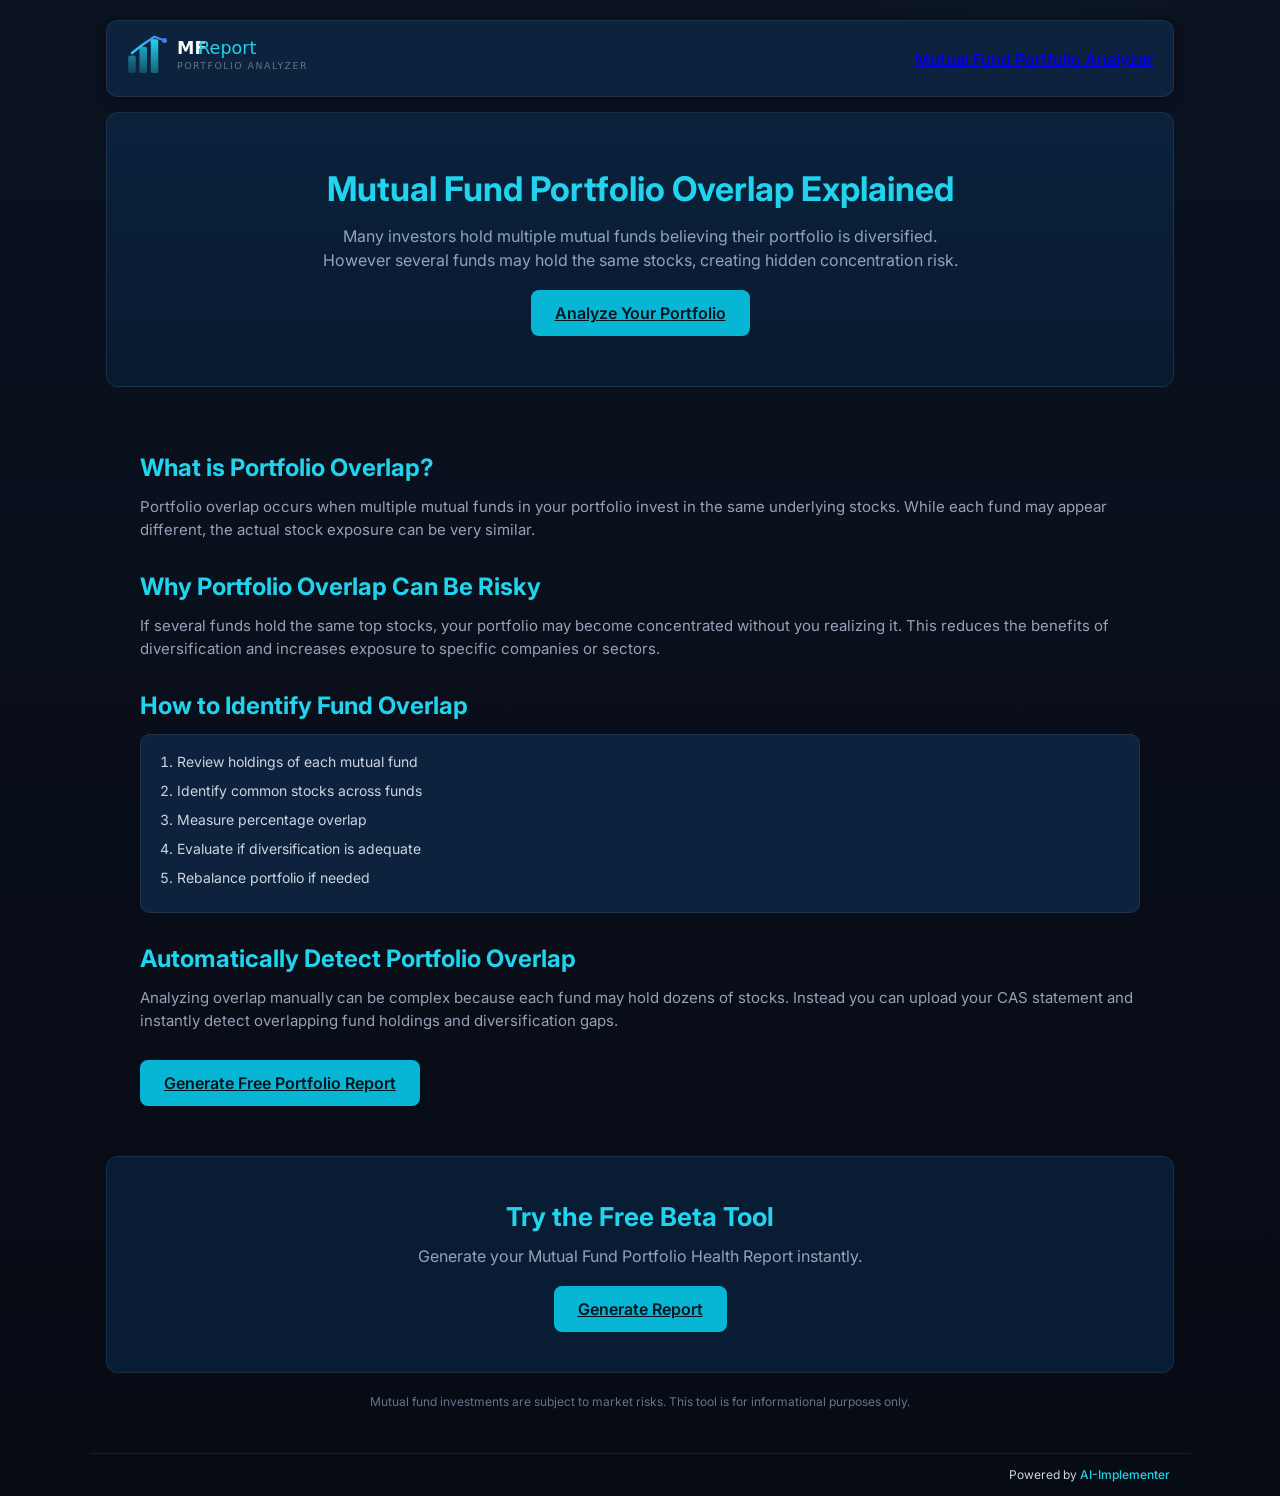
<file: mutual-fund-portfolio-overlap.html>
<!DOCTYPE html>
<html lang="en">
<head>

<meta charset="UTF-8">
<meta name="viewport" content="width=device-width, initial-scale=1.0">
<link rel="preconnect" href="https://fonts.googleapis.com">
<link rel="preconnect" href="https://fonts.gstatic.com" crossorigin>

<!-- Google Analytics -->
<script async src="https://www.googletagmanager.com/gtag/js?id=G-WTP1Q65GXV"></script>
<script>
window.dataLayer = window.dataLayer || [];
function gtag(){dataLayer.push(arguments);}
gtag('js', new Date());
gtag('config', 'G-WTP1Q65GXV');
</script>

<title>Mutual Fund Portfolio Overlap Explained | Identify Duplicate Fund Holdings</title>

<meta name="description" content="Learn what mutual fund portfolio overlap means and how duplicate stock exposure across funds can increase risk in your portfolio.">

<meta name="robots" content="index, follow">

<link rel="canonical" href="https://mutualfundreport.netlify.app/mutual-fund-portfolio-overlap.html">

<meta property="og:title" content="Mutual Fund Portfolio Overlap Explained">
<meta property="og:description" content="Understand how mutual fund portfolio overlap happens and how it impacts diversification.">
<meta property="og:type" content="article">
<meta property="og:url" content="https://mutualfundreport.netlify.app/mutual-fund-portfolio-overlap.html">
<meta property="og:image" content="https://mutualfundreport.netlify.app/preview.png">

<meta name="twitter:card" content="summary_large_image">
<meta name="twitter:title" content="Mutual Fund Portfolio Overlap Explained">
<meta name="twitter:description" content="Learn how to detect duplicate stock exposure across multiple mutual funds.">
<meta name="twitter:image" content="https://mutualfundreport.netlify.app/preview.png">

<link rel="icon" href="/favicon.ico">

<script type="application/ld+json">
{
  "@context": "https://schema.org",
  "@type": "Article",
  "headline": "Mutual Fund Portfolio Overlap Explained",
  "description": "Learn what mutual fund portfolio overlap means and how duplicate stock exposure across funds can increase risk in your portfolio.",
  "author": { "@type": "Organization", "name": "AI Implementer" },
  "publisher": { "@type": "Organization", "name": "AI Implementer" },
  "mainEntityOfPage": "https://mutualfundreport.netlify.app/mutual-fund-portfolio-overlap.html"
}
</script>

<link href="https://fonts.googleapis.com/css2?family=Inter:wght@400;500;600;700&display=swap" rel="stylesheet"/>

<link rel="stylesheet" href="/tailwind-custom.css">

<style>

/* ================= ROOT VARIABLES ================= */

:root{
--text:#cbd5e1;
--panel-soft:#0d223c;
--border:rgba(255,255,255,0.08);
--accent:#22d3ee;
}

/* ================= GLOBAL ================= */

*{
margin:0;
padding:0;
box-sizing:border-box;
}

body{
margin:0;
font-family:Inter,system-ui,-apple-system,sans-serif;
background:
radial-gradient(600px 300px at 80% -10%,rgba(34,211,238,.15),transparent 60%),
linear-gradient(180deg,#0b1220,#070b14);
color:var(--text);
line-height:1.5;
min-height:100vh;
overflow-x:hidden;
}

p,li,span,div{
color:var(--text);
}

/* ================= PAGE ================= */

.page{
width:100%;
max-width:1100px;
margin:auto;
padding:20px 16px;
}

/* ================= HEADER ================= */

.header-bar{
display:flex;
align-items:center;
justify-content:space-between;
padding:12px 20px;
background:var(--panel-soft);
border:1px solid var(--border);
border-radius:12px;
margin-bottom:15px;
box-shadow:0 4px 14px rgba(0,0,0,.35);
}

.logo{
height:45px;
}

.user-area-header{
font-size:16px;
font-weight:600;
color:var(--text);
}

/* ================= HERO ================= */

.hero{
text-align:center;
padding:50px 20px;
background:linear-gradient(180deg,#0b223d,#071a2f);
border:1px solid var(--border);
border-radius:12px;
margin-bottom:25px;
}

.hero h1{
font-size:34px;
font-weight:700;
color:var(--accent);
margin-bottom:10px;
}

.hero p{
font-size:16px;
max-width:640px;
margin:auto;
color:#94a3b8;
}

/* ================= BUTTON ================= */

.btn{
display:inline-block;
margin-top:18px;
padding:11px 24px;
background:#06b6d4;
color:#02141f !important;
border-radius:8px;
font-weight:600;
transition:.2s;
}

.btn:hover{
background:#22d3ee;
}

/* ================= SECTIONS ================= */

.container{
max-width:1000px;
margin:auto;
padding:10px 0;
}

.section{
margin-top:28px;
}

.section h2{
font-size:24px;
margin-bottom:10px;
color:var(--accent);
}

.section p{
font-size:15px;
color:#94a3b8;
margin-bottom:10px;
}

/* ================= STEPS ================= */

.steps{
background:var(--panel-soft);
border:1px solid var(--border);
border-radius:10px;
padding:16px;
}

.steps ol{
padding-left:20px;
}

.steps li{
margin-bottom:8px;
font-size:14px;
color:#cbd5e1;
}

/* ================= CTA ================= */

.cta-section{
text-align:center;
background:#081c34;
padding:40px 20px;
margin-top:40px;
border:1px solid var(--border);
border-radius:12px;
}

.cta-section h2{
font-size:26px;
margin-bottom:8px;
color:var(--accent);
}

.cta-section p{
color:#94a3b8;
}

/* ================= FOOTER ================= */

.footer{
text-align:center;
font-size:12px;
color:#64748b;
padding:20px;
}

.footer-bar{
display:flex;
justify-content:flex-end;
align-items:center;
padding:12px 20px;
font-size:12px;
border-top:1px solid var(--border);
margin-top:2px;
color:#22d3ee;
max-width:1100px;
margin-left:auto;
margin-right:auto;
}

.powered-by-link{
color:#22d3ee;
font-weight:500;
text-decoration:none;
}

</style>

</head>

<body>

<div class="page">

<div class="header-bar">

<a href="https://mutualfundreport.netlify.app/" target="_blank">
<img class="logo" src="/images/logo-compact.svg" alt="MFReport – Portfolio Analyzer">
</a>

<div class="user-area-header">
<a href="https://ai-implementer.netlify.app/#smart-portfolio-review" target="_blank">
Mutual Fund Portfolio Analyzer
</a>
</div>

</div>

<section class="hero">

<h1>Mutual Fund Portfolio Overlap Explained</h1>

<p>
Many investors hold multiple mutual funds believing their portfolio is diversified. However several funds may hold the same stocks, creating hidden concentration risk.
</p>

<a class="btn" href="https://mutualfundreport.netlify.app/" target="_blank">
Analyze Your Portfolio
</a>

</section>

<div class="container">

<section class="section">

<h2>What is Portfolio Overlap?</h2>

<p>
Portfolio overlap occurs when multiple mutual funds in your portfolio invest in the same underlying stocks. While each fund may appear different, the actual stock exposure can be very similar.
</p>

</section>

<section class="section">

<h2>Why Portfolio Overlap Can Be Risky</h2>

<p>
If several funds hold the same top stocks, your portfolio may become concentrated without you realizing it. This reduces the benefits of diversification and increases exposure to specific companies or sectors.
</p>

</section>

<section class="section">

<h2>How to Identify Fund Overlap</h2>

<div class="steps">

<ol>
<li>Review holdings of each mutual fund</li>
<li>Identify common stocks across funds</li>
<li>Measure percentage overlap</li>
<li>Evaluate if diversification is adequate</li>
<li>Rebalance portfolio if needed</li>

</ol>

</div>

</section>

<section class="section">

<h2>Automatically Detect Portfolio Overlap</h2>

<p>
Analyzing overlap manually can be complex because each fund may hold dozens of stocks. Instead you can upload your CAS statement and instantly detect overlapping fund holdings and diversification gaps.
</p>

<a class="btn" href="https://mutualfundreport.netlify.app/" target="_blank">
Generate Free Portfolio Report
</a>

</section>

</div>

<section class="cta-section">

<h2>Try the Free Beta Tool</h2>

<p>Generate your Mutual Fund Portfolio Health Report instantly.</p>

<a class="btn" href="https://mutualfundreport.netlify.app/" target="_blank">
Generate Report
</a>

</section>

<div class="footer">
Mutual fund investments are subject to market risks. This tool is for informational purposes only.
</div>

</div>

<footer class="footer-bar">
<div>
Powered by
<a class="powered-by-link" href="https://ai-implementer.netlify.app/" target="_blank">
AI-Implementer
</a>
</div>
</footer>

</body>
</html>
</file>
